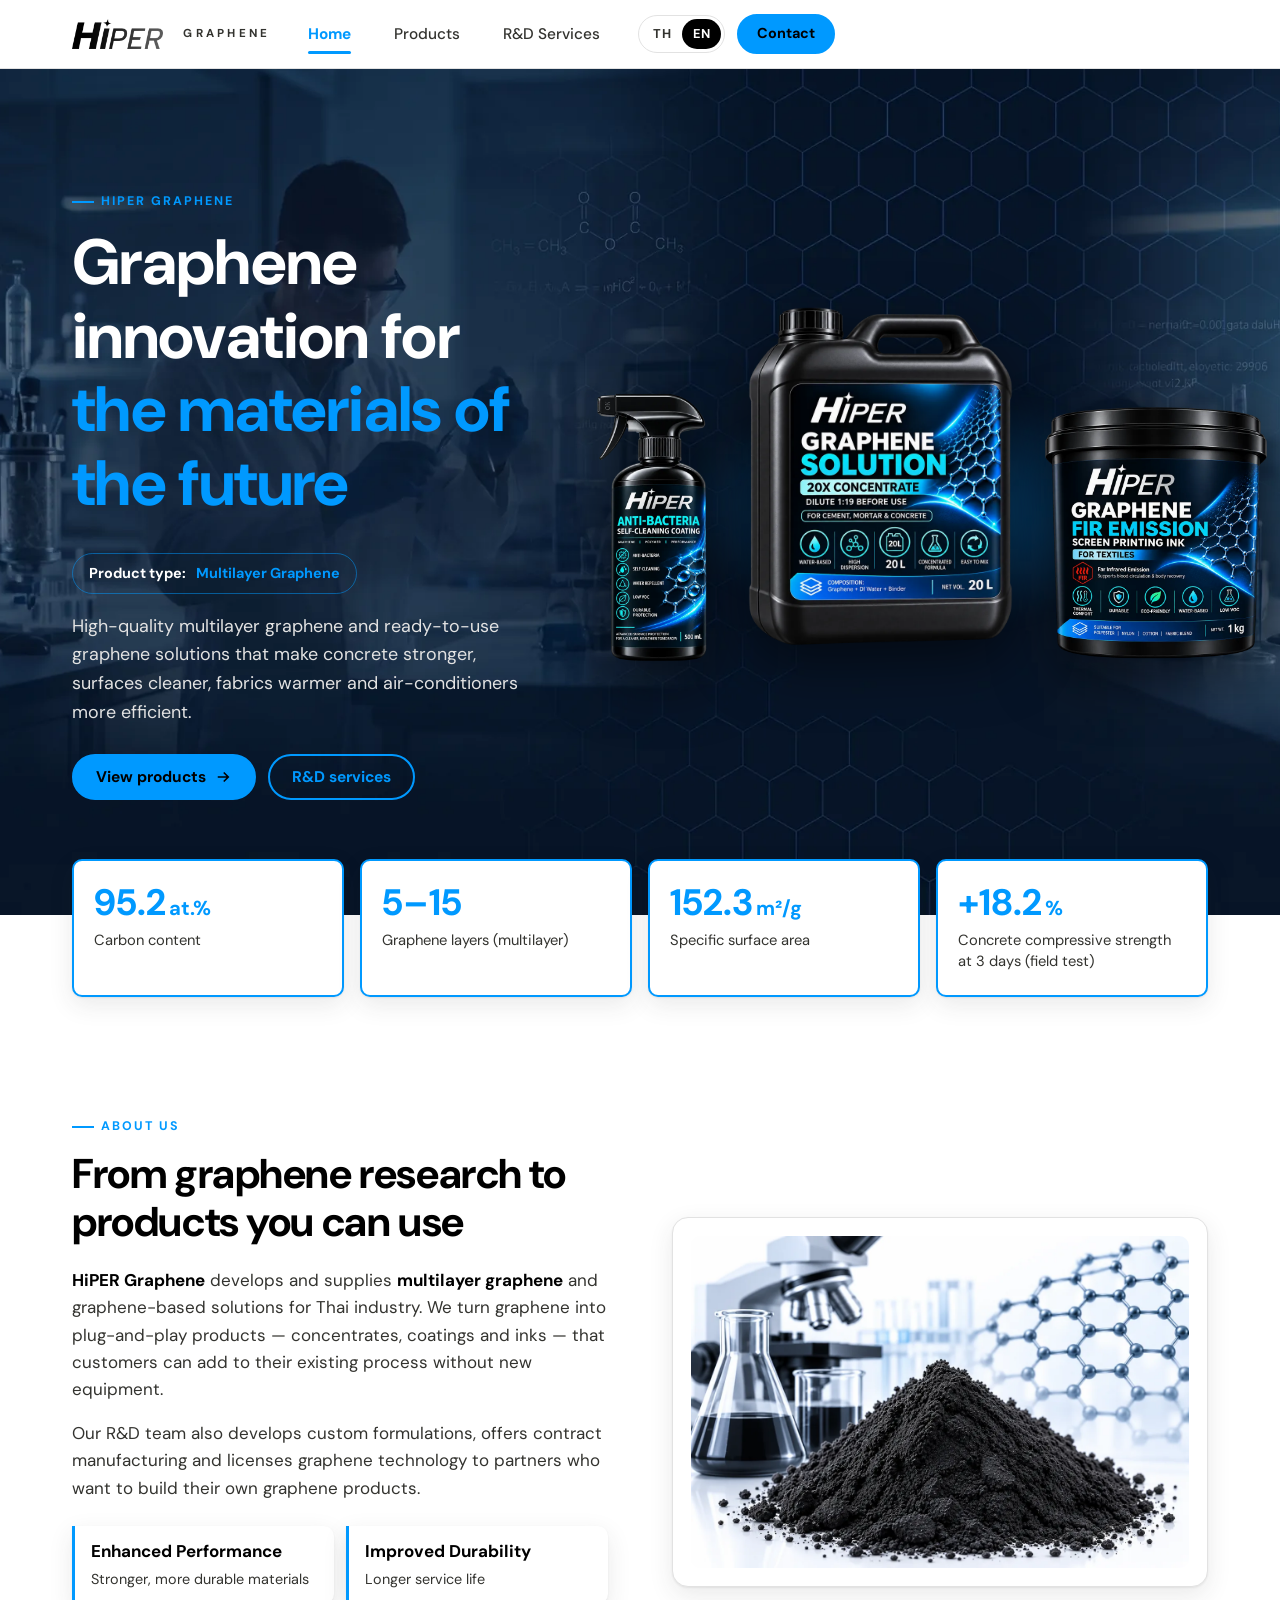
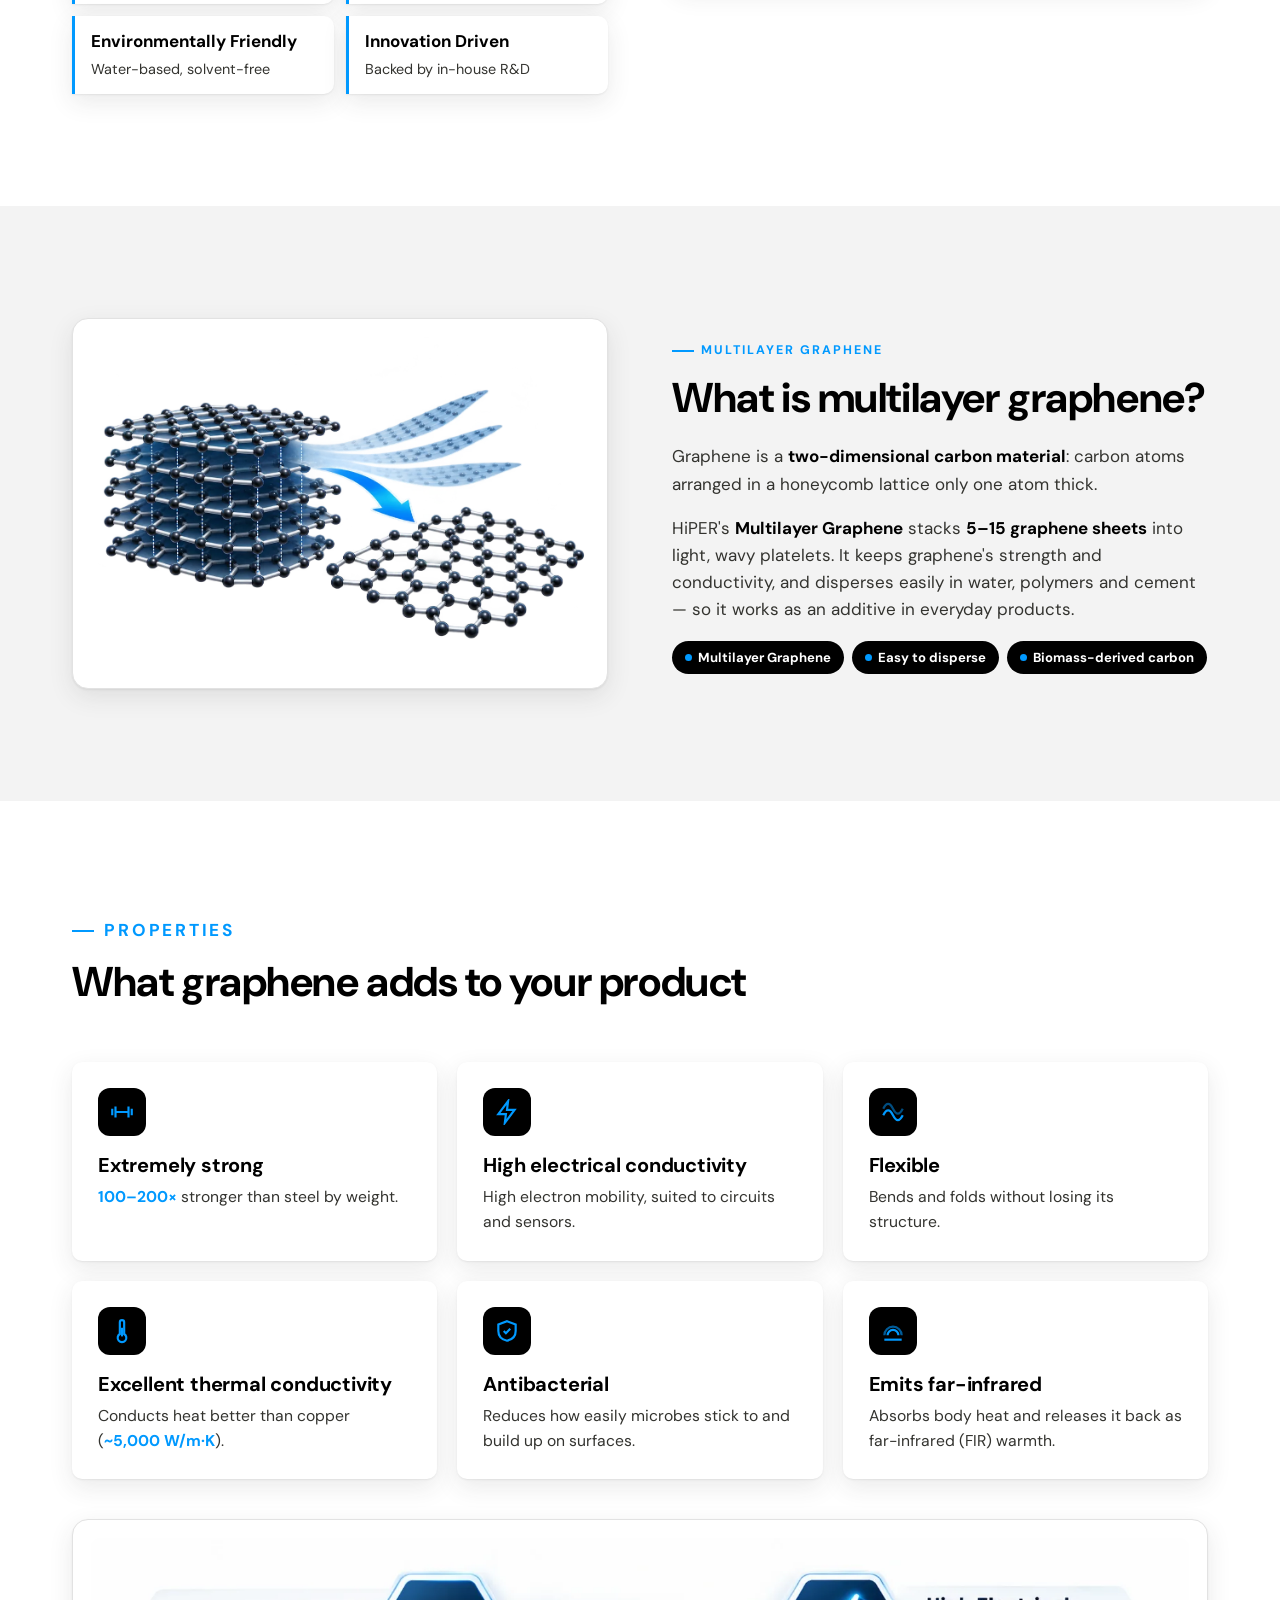
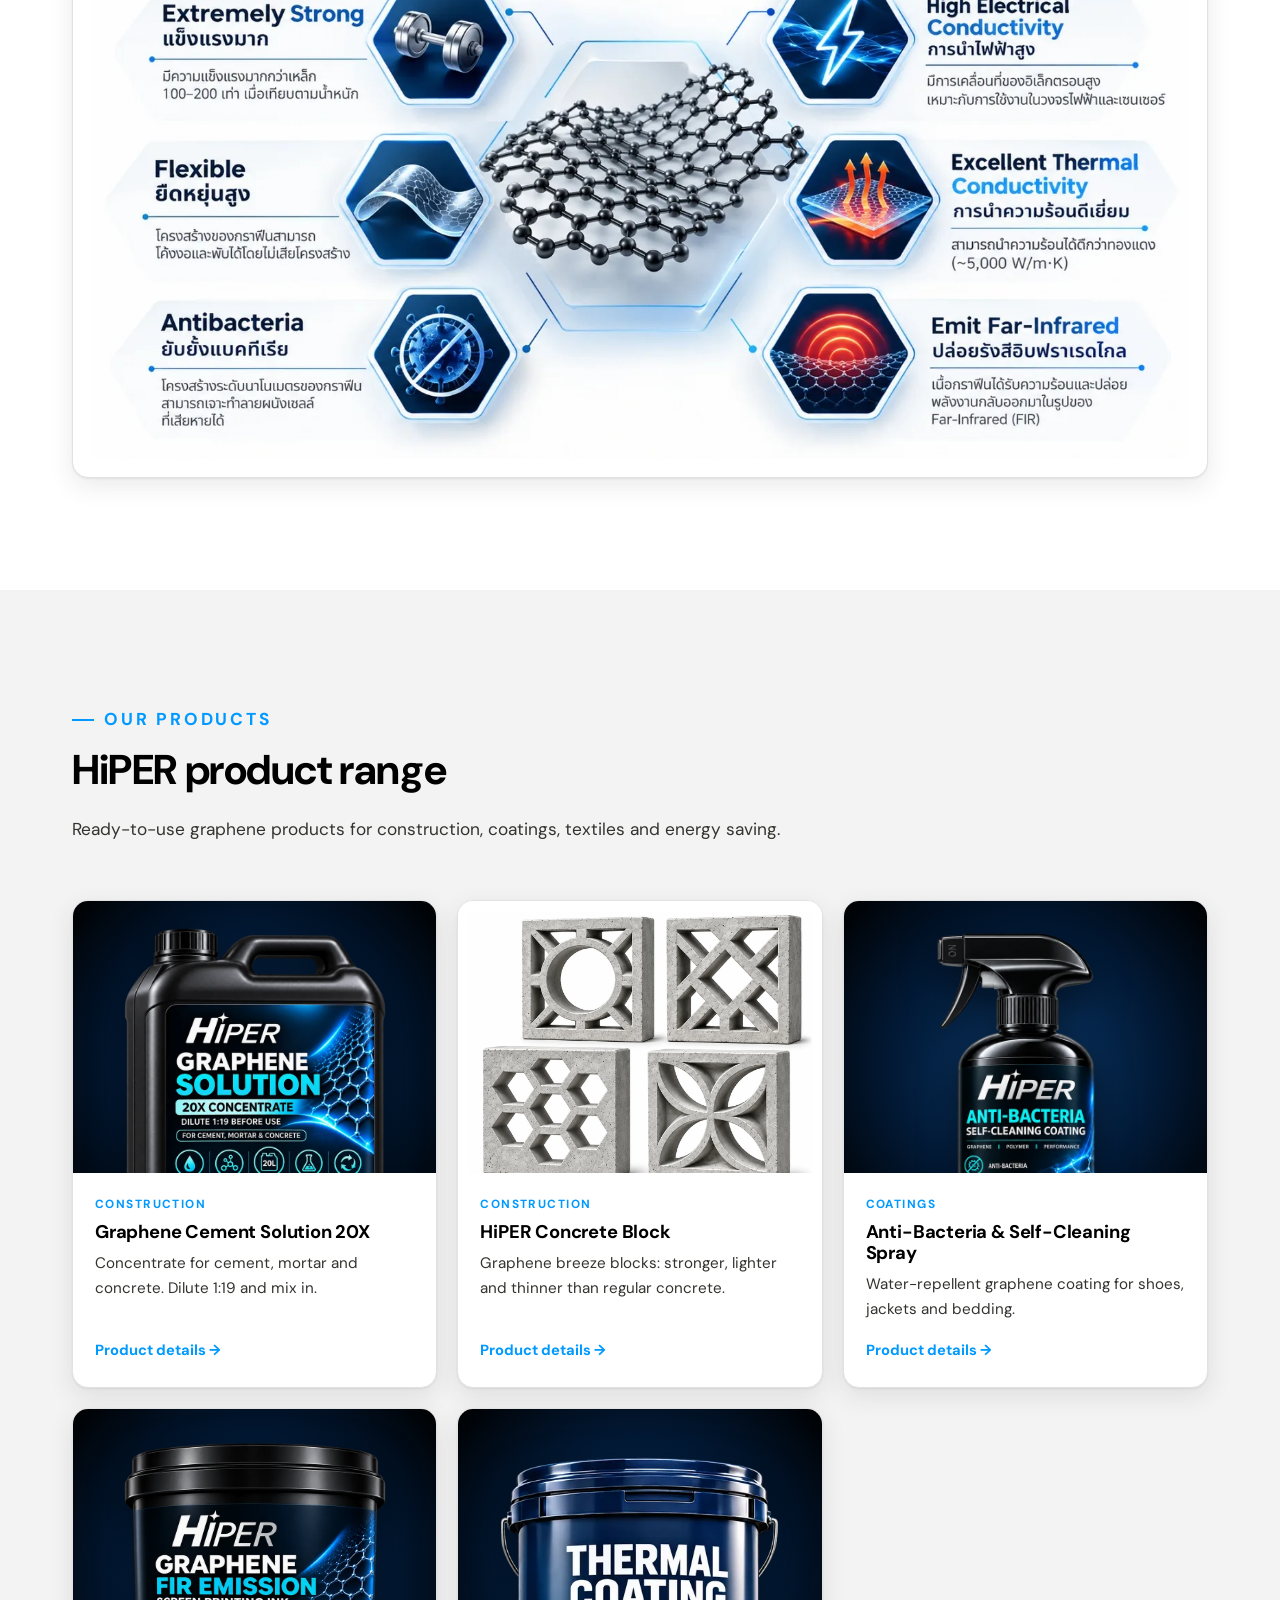
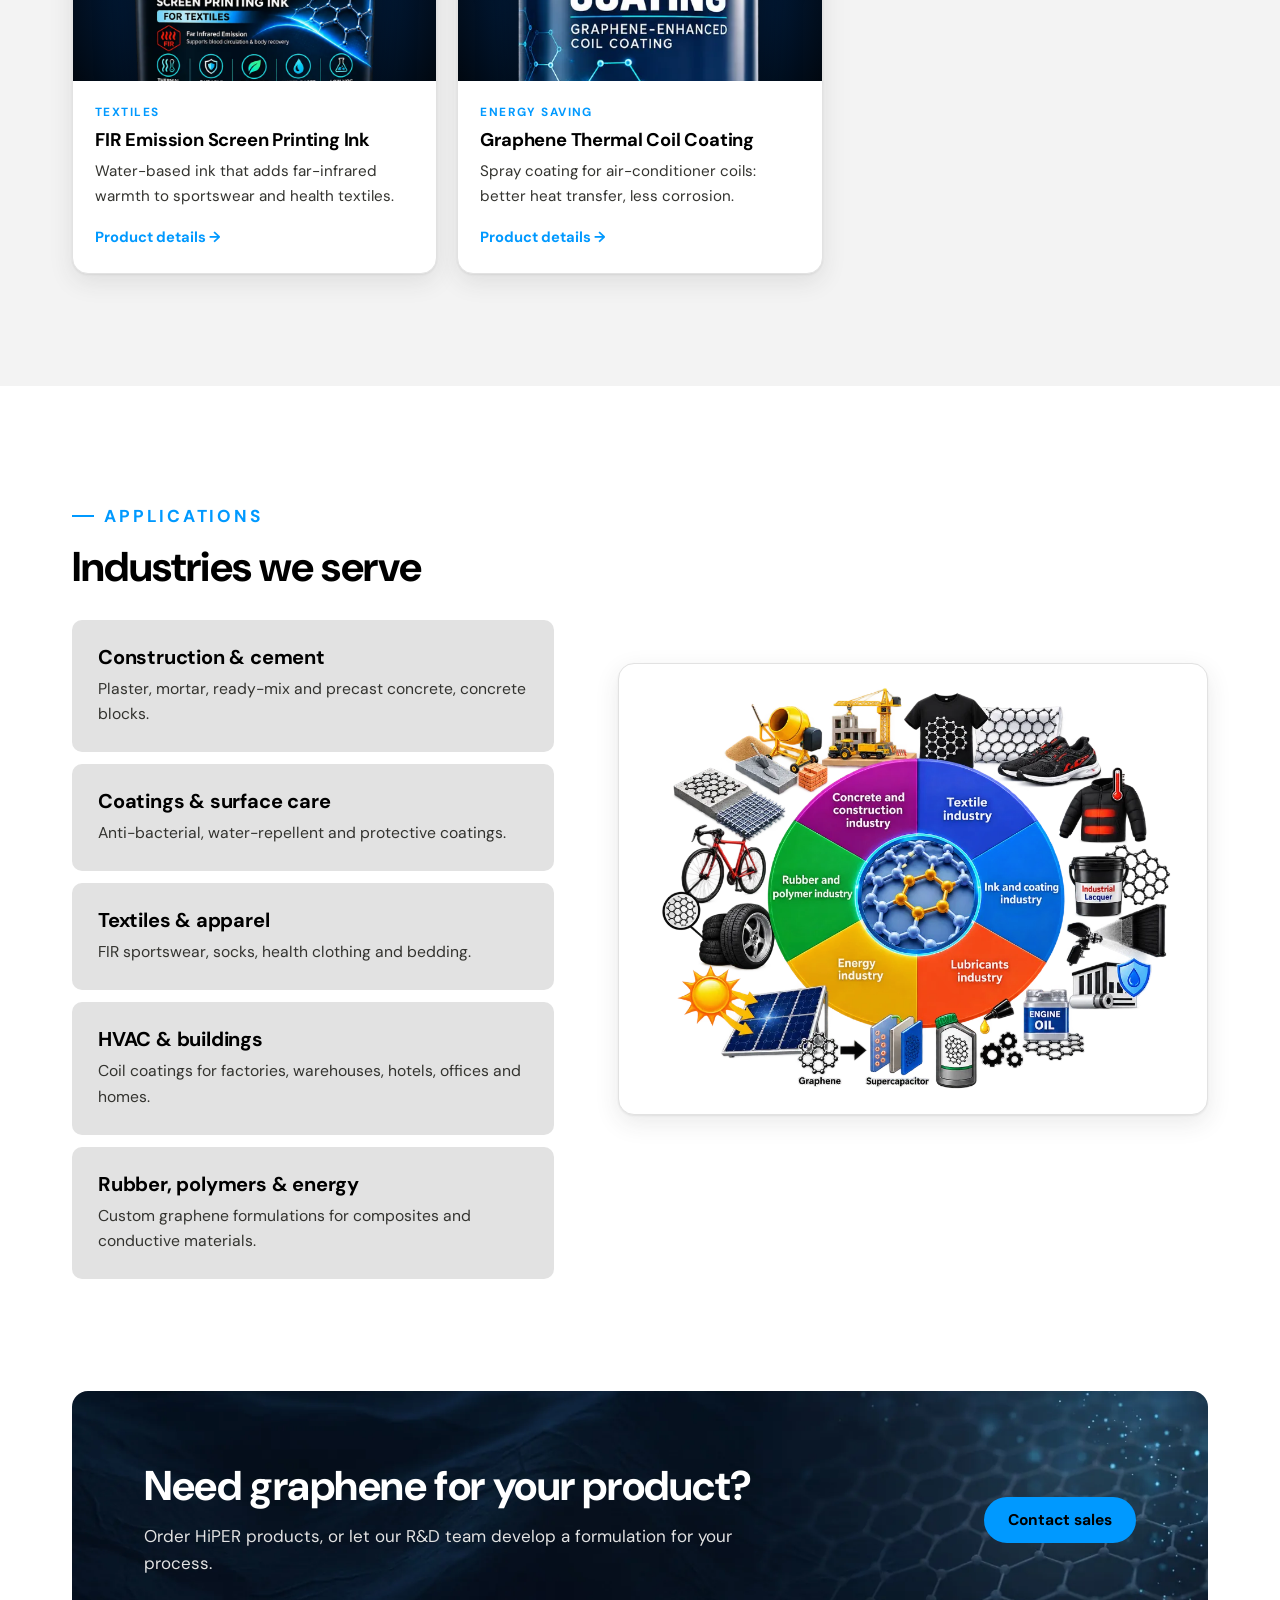
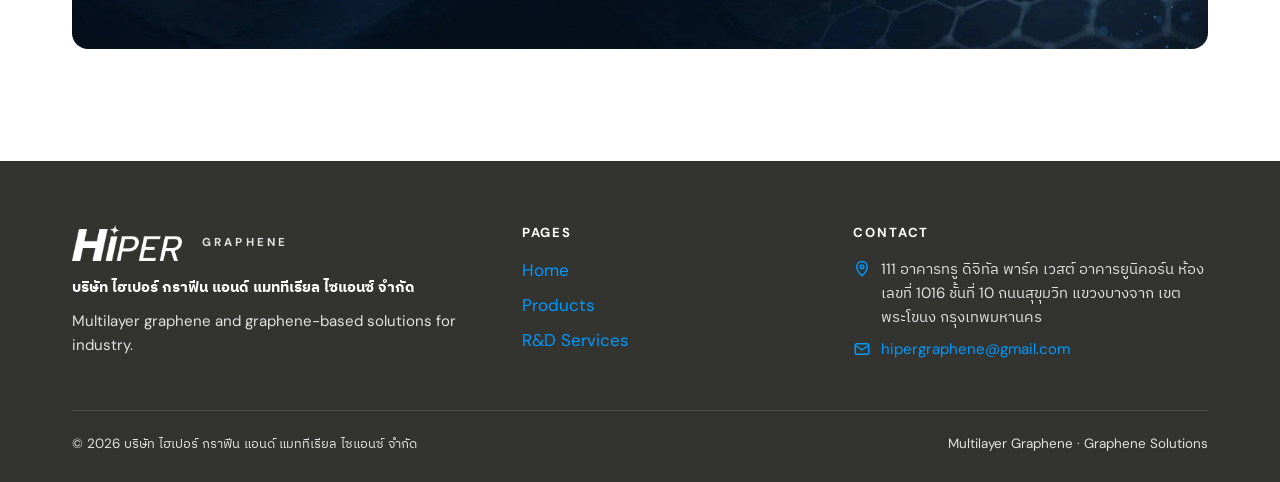
<file: index.html>
<!doctype html>
<html lang="en" class="no-js">
<head>
  <meta charset="utf-8">
  <meta name="viewport" content="width=device-width, initial-scale=1">
  <title>HiPER Graphene — Multilayer Graphene &amp; Graphene Solutions</title>
  <meta name="description" content="HiPER Graphene supplies high-quality multilayer graphene and ready-to-use graphene solutions for construction, coatings, textiles and energy saving, plus custom R&amp;D formulation services.">
  <script>try{var l=localStorage.getItem("hiper-graphene-lang");if(l==="th"||l==="en")document.documentElement.lang=l;}catch(e){}</script>
  <link rel="icon" type="image/png" href="assets/images/hiper/logo-black.png">
  <link rel="preconnect" href="https://fonts.googleapis.com">
  <link rel="preconnect" href="https://fonts.gstatic.com" crossorigin>
  <link href="https://fonts.googleapis.com/css2?family=DM+Sans:opsz,wght@9..40,400;9..40,500;9..40,700&family=IBM+Plex+Sans+Thai:wght@300;400;500;600;700&display=swap" rel="stylesheet">
  <link rel="stylesheet" href="styles.css">
</head>
<body data-title-en="HiPER Graphene — Multilayer Graphene &amp; Graphene Solutions" data-title-th="HiPER Graphene | กราฟีนหลายชั้นและผลิตภัณฑ์กราฟีน">
<a class="skip-link" href="#main"><span lang="en">Skip to content</span><span lang="th">ข้ามไปยังเนื้อหา</span></a>

<!-- ============ NAV ============ -->
<header class="nav">
  <div class="container nav__inner">
    <a class="logo" href="index.html" aria-label="HiPER Graphene home">
      <img src="assets/images/hiper/logo-black.png" width="640" height="210" alt="HiPER">
      <span class="logo__sub">Graphene</span>
    </a>
    <nav aria-label="Main">
      <ul class="nav__links" id="nav-links">
        <li><a href="index.html" aria-current="page"><span lang="en">Home</span><span lang="th">หน้าหลัก</span></a></li>
        <li><a href="products.html"><span lang="en">Products</span><span lang="th">ผลิตภัณฑ์</span></a></li>
        <li><a href="services.html"><span lang="en">R&amp;D Services</span><span lang="th">บริการวิจัยและพัฒนา</span></a></li>
      </ul>
    </nav>
    <div class="nav__actions">
      <div class="lang-switch" role="group" aria-label="Language">
        <button type="button" data-lang="th" aria-pressed="false">TH</button>
        <button type="button" data-lang="en" aria-pressed="true">EN</button>
      </div>
      <a class="btn btn--primary" href="#contact"><span lang="en">Contact</span><span lang="th">ติดต่อเรา</span></a>
      <button class="nav__toggle" type="button" aria-expanded="false" aria-controls="nav-links" aria-label="Menu"><span></span></button>
    </div>
  </div>
</header>

<main id="main">

<!-- ============ HERO ============ -->
<section class="hero">
  <div class="container hero__grid">
    <div>
      <p class="eyebrow">HiPER Graphene</p>
      <h1>
        <span lang="en">Graphene innovation for <em>the materials of the future</em></span>
        <span lang="th">นวัตกรรมกราฟีน<em>เพื่อวัสดุแห่งอนาคต</em></span>
      </h1>
      <p class="hero__type"><span lang="en">Product type:</span><span lang="th">ประเภทผลิตภัณฑ์:</span> <b>Multilayer Graphene</b></p>
      <p class="hero__sub">
        <span lang="en">High-quality multilayer graphene and ready-to-use graphene solutions that make concrete stronger, surfaces cleaner, fabrics warmer and air-conditioners more efficient.</span>
        <span lang="th">กราฟีนหลายชั้นคุณภาพสูง และผลิตภัณฑ์กราฟีนพร้อมใช้งาน ที่ช่วยให้คอนกรีตแข็งแรงขึ้น พื้นผิวสะอาดขึ้น ผ้าอบอุ่นขึ้น และระบบแอร์ทำงานได้มีประสิทธิภาพมากขึ้น</span>
      </p>
      <div class="hero__ctas">
        <a class="btn btn--primary" href="products.html"><span lang="en">View products</span><span lang="th">ดูผลิตภัณฑ์</span>
          <svg viewBox="0 0 24 24" fill="none" stroke="currentColor" stroke-width="2.2" aria-hidden="true"><path d="M5 12h14M13 6l6 6-6 6"/></svg></a>
        <a class="btn btn--outline" href="services.html"><span lang="en">R&amp;D services</span><span lang="th">บริการวิจัยและพัฒนา</span></a>
      </div>
    </div>
    <div class="hero__products reveal">
      <img src="assets/images/hiper/product-spray.webp" width="720" height="900" alt="HiPER Anti-Bacteria Self-Cleaning Coating spray bottle">
      <img src="assets/images/hiper/product-solution.webp" width="826" height="900" alt="HiPER Graphene Solution 20X Concentrate, 20 litre jerrycan">
      <img src="assets/images/hiper/product-ink.webp" width="900" height="900" alt="HiPER Graphene FIR Emission Screen Printing Ink, 1 kg bucket">
    </div>
  </div>
</section>

<!-- ============ KEY NUMBERS ============ -->
<section aria-label="Key numbers">
  <div class="container">
    <div class="stats stats--overlap">
      <div class="stat reveal">
        <span class="stat__num"><span data-count="95.3" data-decimals="1">95.3</span><span class="stat__unit">at.%</span></span>
        <span class="stat__label" lang="en">Carbon content</span>
        <span class="stat__label" lang="th">ปริมาณคาร์บอน</span>
      </div>
      <div class="stat reveal">
        <span class="stat__num">5–<span data-count="15">15</span></span>
        <span class="stat__label" lang="en">Graphene layers (multilayer)</span>
        <span class="stat__label" lang="th">จำนวนชั้นกราฟีน (Multilayer)</span>
      </div>
      <div class="stat reveal">
        <span class="stat__num"><span data-count="152.4" data-decimals="1">152.4</span><span class="stat__unit">m²/g</span></span>
        <span class="stat__label" lang="en">Specific surface area</span>
        <span class="stat__label" lang="th">พื้นที่ผิวจำเพาะ</span>
      </div>
      <div class="stat reveal">
        <span class="stat__num">+<span data-count="18.2" data-decimals="1">18.2</span><span class="stat__unit">%</span></span>
        <span class="stat__label" lang="en">Concrete compressive strength at 3 days (field test)</span>
        <span class="stat__label" lang="th">กำลังอัดคอนกรีตที่ 3 วัน (ผลทดสอบภาคสนาม)</span>
      </div>
    </div>
  </div>
</section>

<!-- ============ ABOUT ============ -->
<section class="section" id="about">
  <div class="container split">
    <div class="reveal">
      <p class="eyebrow"><span lang="en">About us</span><span lang="th">เกี่ยวกับเรา</span></p>
      <h2><span lang="en">From graphene research to products you can use</span><span lang="th">จากงานวิจัยกราฟีน สู่ผลิตภัณฑ์ที่ใช้งานได้จริง</span></h2>
      <div class="prose">
        <p lang="en"><strong>HiPER Graphene</strong> develops and supplies <strong class="accent">multilayer graphene</strong> and graphene-based solutions for Thai industry. We turn graphene into plug-and-play products — concentrates, coatings and inks — that customers can add to their existing process without new equipment.</p>
        <p lang="th"><strong>HiPER Graphene</strong> พัฒนาและจำหน่าย<strong class="accent">กราฟีนหลายชั้น (Multilayer Graphene)</strong> และผลิตภัณฑ์ที่มีกราฟีนเป็นส่วนประกอบสำหรับภาคอุตสาหกรรม เราเปลี่ยนกราฟีนให้เป็นผลิตภัณฑ์พร้อมใช้ (Plug-and-Play) ทั้งสารละลายเข้มข้น สารเคลือบ และหมึกพิมพ์ ที่ลูกค้านำไปผสมในกระบวนการเดิมได้ทันทีโดยไม่ต้องลงทุนเครื่องจักรใหม่</p>
        <p lang="en">Our R&amp;D team also develops custom formulations, offers contract manufacturing and licenses graphene technology to partners who want to build their own graphene products.</p>
        <p lang="th">ทีมวิจัยและพัฒนาของเรายังรับพัฒนาสูตรเฉพาะสำหรับลูกค้า รับจ้างผลิต และให้สิทธิ์ใช้เทคโนโลยีกราฟีนแก่พาร์ทเนอร์ที่ต้องการสร้างผลิตภัณฑ์กราฟีนของตนเอง</p>
      </div>
      <div class="about__pillars">
        <div><strong>Enhanced Performance</strong><span lang="en">Stronger, more durable materials</span><span lang="th">วัสดุแข็งแรงและทนทานขึ้น</span></div>
        <div><strong>Improved Durability</strong><span lang="en">Longer service life</span><span lang="th">ยืดอายุการใช้งาน</span></div>
        <div><strong>Environmentally Friendly</strong><span lang="en">Water-based, solvent-free</span><span lang="th">สูตรน้ำ ปราศจากตัวทำละลาย</span></div>
        <div><strong>Innovation Driven</strong><span lang="en">Backed by in-house R&amp;D</span><span lang="th">ขับเคลื่อนด้วยงานวิจัย</span></div>
      </div>
    </div>
    <figure class="figure reveal">
      <div class="figure__frame figure__frame--white">
        <img src="assets/images/hiper/about-lab-powder.webp" width="1200" height="800" loading="lazy"
             alt="Pile of black graphene powder in a lab, with beakers, a microscope and a graphene molecule model">
      </div>
    </figure>
  </div>
</section>

<!-- ============ WHAT IS MULTILAYER GRAPHENE ============ -->
<section class="section section--alt" id="what">
  <div class="container split">
    <figure class="figure reveal">
      <div class="figure__frame figure__frame--white">
        <img src="assets/images/graphene-structure.webp" width="1169" height="780" loading="lazy"
             alt="Illustration of stacked graphene layers separating into a single graphene sheet with a honeycomb lattice">
      </div>
    </figure>
    <div class="reveal">
      <p class="eyebrow">Multilayer Graphene</p>
      <h2><span lang="en">What is multilayer graphene?</span><span lang="th">กราฟีนหลายชั้นคืออะไร?</span></h2>
      <div class="prose">
        <p lang="en">Graphene is a <strong>two-dimensional carbon material</strong>: carbon atoms arranged in a honeycomb lattice only one atom thick.</p>
        <p lang="th">กราฟีน (Graphene) เป็น<strong>วัสดุคาร์บอนสองมิติ</strong> ที่อะตอมคาร์บอนเรียงตัวเป็นโครงสร้างตาข่ายหกเหลี่ยมคล้ายรังผึ้ง หนาเพียงหนึ่งชั้นอะตอม</p>
        <p lang="en">HiPER's <strong class="accent">Multilayer Graphene</strong> stacks <strong>5–15 graphene sheets</strong> into light, wavy platelets. It keeps graphene's strength and conductivity, and disperses easily in water, polymers and cement — so it works as an additive in everyday products.</p>
        <p lang="th"><strong class="accent">Multilayer Graphene</strong> ของ HiPER เป็นแผ่นกราฟีนซ้อนกัน <strong>5–15 ชั้น</strong> ในรูปแผ่นเกล็ดบางลักษณะเป็นคลื่น ยังคงความแข็งแรงและการนำไฟฟ้าของกราฟีนไว้ และกระจายตัวได้ดีในน้ำ พอลิเมอร์ และปูนซีเมนต์ จึงใช้เป็นสารเติมแต่งในผลิตภัณฑ์ได้หลากหลาย</p>
      </div>
      <div class="badges"><span class="badge">Multilayer Graphene</span><span class="badge"><span lang="en">Easy to disperse</span><span lang="th">กระจายตัวง่าย</span></span><span class="badge"><span lang="en">Biomass-derived carbon</span><span lang="th">ผลิตจากคาร์บอนชีวมวล</span></span></div>
    </div>
  </div>
</section>

<!-- ============ PROPERTIES ============ -->
<section class="section" id="properties">
  <div class="container">
    <div class="section-head reveal">
      <p class="eyebrow">Properties</p>
      <h2><span lang="en">What graphene adds to your product</span><span lang="th">คุณสมบัติที่กราฟีนเพิ่มให้ผลิตภัณฑ์ของคุณ</span></h2>
    </div>
    <div class="grid-3">
      <article class="card card--white reveal">
        <div class="card__icon"><svg viewBox="0 0 24 24" fill="none" stroke="currentColor" stroke-width="2" aria-hidden="true"><path d="M6 7v10M3 9v6M18 7v10M21 9v6M6 12h12"/></svg></div>
        <h3><span lang="en">Extremely strong</span><span lang="th">แข็งแรงมาก</span></h3>
        <p lang="en"><strong class="accent">100–200×</strong> stronger than steel by weight.</p>
        <p lang="th">แข็งแรงกว่าเหล็ก <strong class="accent">100–200 เท่า</strong> เมื่อเทียบตามน้ำหนัก</p>
      </article>
      <article class="card card--white reveal">
        <div class="card__icon"><svg viewBox="0 0 24 24" fill="none" stroke="currentColor" stroke-width="2" aria-hidden="true"><path d="M13 2L4 14h7l-1 8 9-12h-7z"/></svg></div>
        <h3><span lang="en">High electrical conductivity</span><span lang="th">การนำไฟฟ้าสูง</span></h3>
        <p lang="en">High electron mobility, suited to circuits and sensors.</p>
        <p lang="th">อิเล็กตรอนเคลื่อนที่ได้สูง เหมาะกับวงจรไฟฟ้าและเซนเซอร์</p>
      </article>
      <article class="card card--white reveal">
        <div class="card__icon"><svg viewBox="0 0 24 24" fill="none" stroke="currentColor" stroke-width="2" aria-hidden="true"><path d="M3 15c3-6 6-6 9 0s6 6 9 0"/><path d="M3 9c3-6 6-6 9 0s6 6 9 0" opacity=".5"/></svg></div>
        <h3><span lang="en">Flexible</span><span lang="th">ยืดหยุ่นสูง</span></h3>
        <p lang="en">Bends and folds without losing its structure.</p>
        <p lang="th">โค้งงอและพับได้โดยไม่เสียโครงสร้าง</p>
      </article>
      <article class="card card--white reveal">
        <div class="card__icon"><svg viewBox="0 0 24 24" fill="none" stroke="currentColor" stroke-width="2" aria-hidden="true"><path d="M14 14.8V4a2 2 0 10-4 0v10.8a4 4 0 104 0z"/><path d="M12 9v8"/></svg></div>
        <h3><span lang="en">Excellent thermal conductivity</span><span lang="th">การนำความร้อนดีเยี่ยม</span></h3>
        <p lang="en">Conducts heat better than copper (<strong class="accent">~5,000 W/m·K</strong>).</p>
        <p lang="th">นำความร้อนได้ดีกว่าทองแดง (<strong class="accent">~5,000 W/m·K</strong>)</p>
      </article>
      <article class="card card--white reveal">
        <div class="card__icon"><svg viewBox="0 0 24 24" fill="none" stroke="currentColor" stroke-width="2" aria-hidden="true"><path d="M12 3l8 3v6c0 5-3.5 8-8 9-4.5-1-8-4-8-9V6z"/><path d="M9 12l2 2 4-4"/></svg></div>
        <h3><span lang="en">Antibacterial</span><span lang="th">ยับยั้งแบคทีเรีย</span></h3>
        <p lang="en">Reduces how easily microbes stick to and build up on surfaces.</p>
        <p lang="th">ลดการยึดเกาะและการสะสมของจุลินทรีย์บนพื้นผิว</p>
      </article>
      <article class="card card--white reveal">
        <div class="card__icon"><svg viewBox="0 0 24 24" fill="none" stroke="currentColor" stroke-width="2" aria-hidden="true"><path d="M4 20h16"/><path d="M7 16a5 5 0 0110 0"/><path d="M4 16a8 8 0 0116 0" opacity=".6"/></svg></div>
        <h3><span lang="en">Emits far-infrared</span><span lang="th">ปล่อยรังสีอินฟราเรดไกล</span></h3>
        <p lang="en">Absorbs body heat and releases it back as far-infrared (FIR) warmth.</p>
        <p lang="th">ดูดซับความร้อนจากร่างกายแล้วปล่อยกลับเป็นรังสี Far-Infrared (FIR) ให้ความอบอุ่น</p>
      </article>
    </div>
    <figure class="figure mt-4 reveal">
      <div class="figure__frame figure__frame--white">
        <button class="zoomable" type="button" data-lightbox="assets/images/graphene-properties.webp" data-caption-en="Properties of graphene" data-caption-th="คุณสมบัติของกราฟีน">
          <img src="assets/images/graphene-properties.webp" width="1600" height="759" loading="lazy"
               alt="Infographic of graphene properties: extremely strong, high electrical conductivity, flexible, excellent thermal conductivity, antibacterial, emits far-infrared">
        </button>
      </div>
    </figure>
  </div>
</section>

<!-- ============ PRODUCTS ============ -->
<section class="section section--alt" id="products">
  <div class="container">
    <div class="section-head reveal">
      <p class="eyebrow">Our Products</p>
      <h2><span lang="en">HiPER product range</span><span lang="th">ผลิตภัณฑ์ของ HiPER</span></h2>
      <p lang="en">Ready-to-use graphene products for construction, coatings, textiles and energy saving.</p>
      <p lang="th">ผลิตภัณฑ์กราฟีนพร้อมใช้ สำหรับงานก่อสร้าง งานเคลือบผิว สิ่งทอ และการประหยัดพลังงาน</p>
    </div>
    <div class="products-grid">
      <a class="product-card reveal" href="products.html#cement">
        <div class="product-card__media"><img src="assets/images/hiper/product-solution.webp" width="826" height="900" loading="lazy" alt="HiPER Graphene Solution 20X Concentrate jerrycan"></div>
        <div class="product-card__body">
          <span class="product-card__tag"><span lang="en">Construction</span><span lang="th">งานก่อสร้าง</span></span>
          <h3>Graphene Cement Solution 20X</h3>
          <p lang="en">Concentrate for cement, mortar and concrete. Dilute 1:19 and mix in.</p>
          <p lang="th">สารละลายกราฟีนเข้มข้นสำหรับปูน มอร์ต้า และคอนกรีต เจือจาง 1:19 แล้วผสมได้ทันที</p>
          <span class="product-card__more"><span lang="en">Product details</span><span lang="th">ดูรายละเอียด</span> →</span>
        </div>
      </a>
      <a class="product-card reveal" href="products.html#concrete">
        <div class="product-card__media product-card__media--white"><img src="assets/images/hiper/concrete-blocks-white.webp" width="1200" height="1012" loading="lazy" alt="Four HiPER graphene concrete breeze blocks: circle, cross, hexagon and petal patterns"></div>
        <div class="product-card__body">
          <span class="product-card__tag"><span lang="en">Construction</span><span lang="th">งานก่อสร้าง</span></span>
          <h3>HiPER Concrete Block</h3>
          <p lang="en">Graphene breeze blocks: stronger, lighter and thinner than regular concrete.</p>
          <p lang="th">บล็อกช่องลมผสมกราฟีน แข็งแรงกว่า เบากว่า และบางกว่าคอนกรีตทั่วไป</p>
          <span class="product-card__more"><span lang="en">Product details</span><span lang="th">ดูรายละเอียด</span> →</span>
        </div>
      </a>
      <a class="product-card reveal" href="products.html#coating">
        <div class="product-card__media"><img src="assets/images/hiper/product-spray.webp" width="720" height="900" loading="lazy" alt="HiPER Anti-Bacteria Self-Cleaning Coating spray"></div>
        <div class="product-card__body">
          <span class="product-card__tag"><span lang="en">Coatings</span><span lang="th">สารเคลือบ</span></span>
          <h3>Anti-Bacteria &amp; Self-Cleaning Spray</h3>
          <p lang="en">Water-repellent graphene coating for shoes, jackets and bedding.</p>
          <p lang="th">สเปรย์เคลือบกราฟีน กันน้ำ ทำความสะอาดง่าย สำหรับรองเท้า เสื้อแจ็คเก็ต และเครื่องนอน</p>
          <span class="product-card__more"><span lang="en">Product details</span><span lang="th">ดูรายละเอียด</span> →</span>
        </div>
      </a>
      <a class="product-card reveal" href="products.html#ink">
        <div class="product-card__media"><img src="assets/images/hiper/product-ink.webp" width="900" height="900" loading="lazy" alt="HiPER Graphene FIR Emission Screen Printing Ink bucket"></div>
        <div class="product-card__body">
          <span class="product-card__tag"><span lang="en">Textiles</span><span lang="th">สิ่งทอ</span></span>
          <h3>FIR Emission Screen Printing Ink</h3>
          <p lang="en">Water-based ink that adds far-infrared warmth to sportswear and health textiles.</p>
          <p lang="th">หมึกสกรีนสูตรน้ำ เพิ่มการปล่อยรังสี FIR ให้ชุดกีฬาและสิ่งทอเพื่อสุขภาพ</p>
          <span class="product-card__more"><span lang="en">Product details</span><span lang="th">ดูรายละเอียด</span> →</span>
        </div>
      </a>
      <a class="product-card reveal" href="products.html#thermal">
        <div class="product-card__media"><img src="assets/images/hiper/product-thermal.webp" width="460" height="548" loading="lazy" alt="HiPER Graphene-enhanced Thermal Coating bucket for AC coils"></div>
        <div class="product-card__body">
          <span class="product-card__tag"><span lang="en">Energy saving</span><span lang="th">ประหยัดพลังงาน</span></span>
          <h3>Graphene Thermal Coil Coating</h3>
          <p lang="en">Spray coating for air-conditioner coils: better heat transfer, less corrosion.</p>
          <p lang="th">สารเคลือบคอยล์แอร์ ระบายความร้อนดีขึ้น ลดการกัดกร่อน ช่วยลดค่าไฟ</p>
          <span class="product-card__more"><span lang="en">Product details</span><span lang="th">ดูรายละเอียด</span> →</span>
        </div>
      </a>
    </div>
  </div>
</section>

<!-- ============ APPLICATIONS ============ -->
<section class="section" id="applications">
  <div class="container split split--wide-media">
    <div>
      <div class="section-head reveal" style="margin-bottom:28px">
        <p class="eyebrow">Applications</p>
        <h2><span lang="en">Industries we serve</span><span lang="th">อุตสาหกรรมที่เราให้บริการ</span></h2>
      </div>
      <div style="display:grid;gap:12px">
        <div class="card reveal"><h3><span lang="en">Construction &amp; cement</span><span lang="th">ก่อสร้างและวัสดุซีเมนต์</span></h3>
          <p lang="en">Plaster, mortar, ready-mix and precast concrete, concrete blocks.</p>
          <p lang="th">ปูนฉาบ มอร์ต้า คอนกรีตผสมเสร็จ คอนกรีตสำเร็จรูป และบล็อกคอนกรีต</p></div>
        <div class="card reveal"><h3><span lang="en">Coatings &amp; surface care</span><span lang="th">สีและสารเคลือบผิว</span></h3>
          <p lang="en">Anti-bacterial, water-repellent and protective coatings.</p>
          <p lang="th">สารเคลือบยับยั้งแบคทีเรีย กันน้ำ และปกป้องพื้นผิว</p></div>
        <div class="card reveal"><h3><span lang="en">Textiles &amp; apparel</span><span lang="th">สิ่งทอและเครื่องนุ่งห่ม</span></h3>
          <p lang="en">FIR sportswear, socks, health clothing and bedding.</p>
          <p lang="th">ชุดกีฬา ถุงเท้า เสื้อผ้าเพื่อสุขภาพ และเครื่องนอนที่ปล่อยรังสี FIR</p></div>
        <div class="card reveal"><h3><span lang="en">HVAC &amp; buildings</span><span lang="th">ระบบปรับอากาศและอาคาร</span></h3>
          <p lang="en">Coil coatings for factories, warehouses, hotels, offices and homes.</p>
          <p lang="th">สารเคลือบคอยล์แอร์สำหรับโรงงาน โกดัง โรงแรม อาคารพาณิชย์ และบ้านพัก</p></div>
        <div class="card reveal"><h3><span lang="en">Rubber, polymers &amp; energy</span><span lang="th">ยาง พอลิเมอร์ และพลังงาน</span></h3>
          <p lang="en">Custom graphene formulations for composites and conductive materials.</p>
          <p lang="th">สูตรกราฟีนเฉพาะสำหรับวัสดุคอมโพสิตและวัสดุนำไฟฟ้า</p></div>
      </div>
    </div>
    <figure class="figure reveal">
      <div class="figure__frame figure__frame--white">
        <button class="zoomable" type="button" data-lightbox="assets/images/applications.webp" data-caption-en="Graphene applications by industry" data-caption-th="การประยุกต์ใช้กราฟีนในอุตสาหกรรม">
          <img src="assets/images/applications.webp" width="974" height="731" loading="lazy"
               alt="Wheel of graphene applications: concrete and construction, textiles, ink and coatings, lubricants, energy, rubber and polymers">
        </button>
      </div>
    </figure>
  </div>
</section>

<!-- ============ CTA ============ -->
<section class="section" style="padding-top:0">
  <div class="container">
    <div class="cta reveal">
      <div>
        <h2><span lang="en">Need graphene for your product?</span><span lang="th">ต้องการกราฟีนสำหรับผลิตภัณฑ์ของคุณ?</span></h2>
        <p lang="en">Order HiPER products, or let our R&amp;D team develop a formulation for your process.</p>
        <p lang="th">สั่งซื้อผลิตภัณฑ์ HiPER หรือให้ทีมวิจัยและพัฒนาของเราออกแบบสูตรที่เหมาะกับกระบวนการผลิตของคุณ</p>
      </div>
      <a class="btn btn--primary" href="#contact"><span lang="en">Contact sales</span><span lang="th">ติดต่อฝ่ายขาย</span></a>
    </div>
  </div>
</section>

</main>

<!-- ============ FOOTER ============ -->
<footer class="footer" id="contact">
  <div class="container">
    <div class="footer__grid">
      <div>
        <a class="logo" href="index.html" aria-label="HiPER Graphene home"><img src="assets/images/hiper/logo-white.png" width="640" height="210" alt="HiPER"><span class="logo__sub">Graphene</span></a>
        <p class="footer__company">บริษัท ไฮเปอร์ กราฟีน แอนด์ แมททีเรียล ไซแอนซ์ จำกัด</p>
        <p lang="en">Multilayer graphene and graphene-based solutions for industry.</p>
        <p lang="th">กราฟีนหลายชั้นและผลิตภัณฑ์กราฟีนสำหรับภาคอุตสาหกรรม</p>
      </div>
      <div>
        <h4><span lang="en">Pages</span><span lang="th">หน้าเว็บ</span></h4>
        <ul>
          <li><a href="index.html"><span lang="en">Home</span><span lang="th">หน้าหลัก</span></a></li>
          <li><a href="products.html"><span lang="en">Products</span><span lang="th">ผลิตภัณฑ์</span></a></li>
          <li><a href="services.html"><span lang="en">R&amp;D Services</span><span lang="th">บริการวิจัยและพัฒนา</span></a></li>
        </ul>
      </div>
      <div>
        <h4><span lang="en">Contact</span><span lang="th">ติดต่อ</span></h4>
        <ul class="contact-list">
          <li><svg viewBox="0 0 24 24" fill="none" stroke="currentColor" stroke-width="2" aria-hidden="true"><path d="M12 21s-7-6.2-7-12a7 7 0 0114 0c0 5.8-7 12-7 12z"/><circle cx="12" cy="9" r="2.5"/></svg><a href="https://www.google.com/maps/search/?api=1&query=True+Digital+Park+West+Unicorn+Building+Bangkok" target="_blank" rel="noopener" class="contact-list__addr">111 อาคารทรู ดิจิทัล พาร์ค เวสต์ อาคารยูนิคอร์น ห้องเลขที่ 1016 ชั้นที่ 10 ถนนสุขุมวิท แขวงบางจาก เขตพระโขนง กรุงเทพมหานคร</a></li>
          <li><svg viewBox="0 0 24 24" fill="none" stroke="currentColor" stroke-width="2" aria-hidden="true"><rect x="3" y="5" width="18" height="14" rx="2"/><path d="M3 7l9 6 9-6"/></svg><a href="mailto:hipergraphene@gmail.com">hipergraphene@gmail.com</a></li>
        </ul>
      </div>
    </div>
    <div class="footer__bottom">
      <span>© <span data-year>2026</span> บริษัท ไฮเปอร์ กราฟีน แอนด์ แมททีเรียล ไซแอนซ์ จำกัด</span>
      <span>Multilayer Graphene · Graphene Solutions</span>
    </div>
  </div>
</footer>

<script src="script.js"></script>
</body>
</html>
</file>
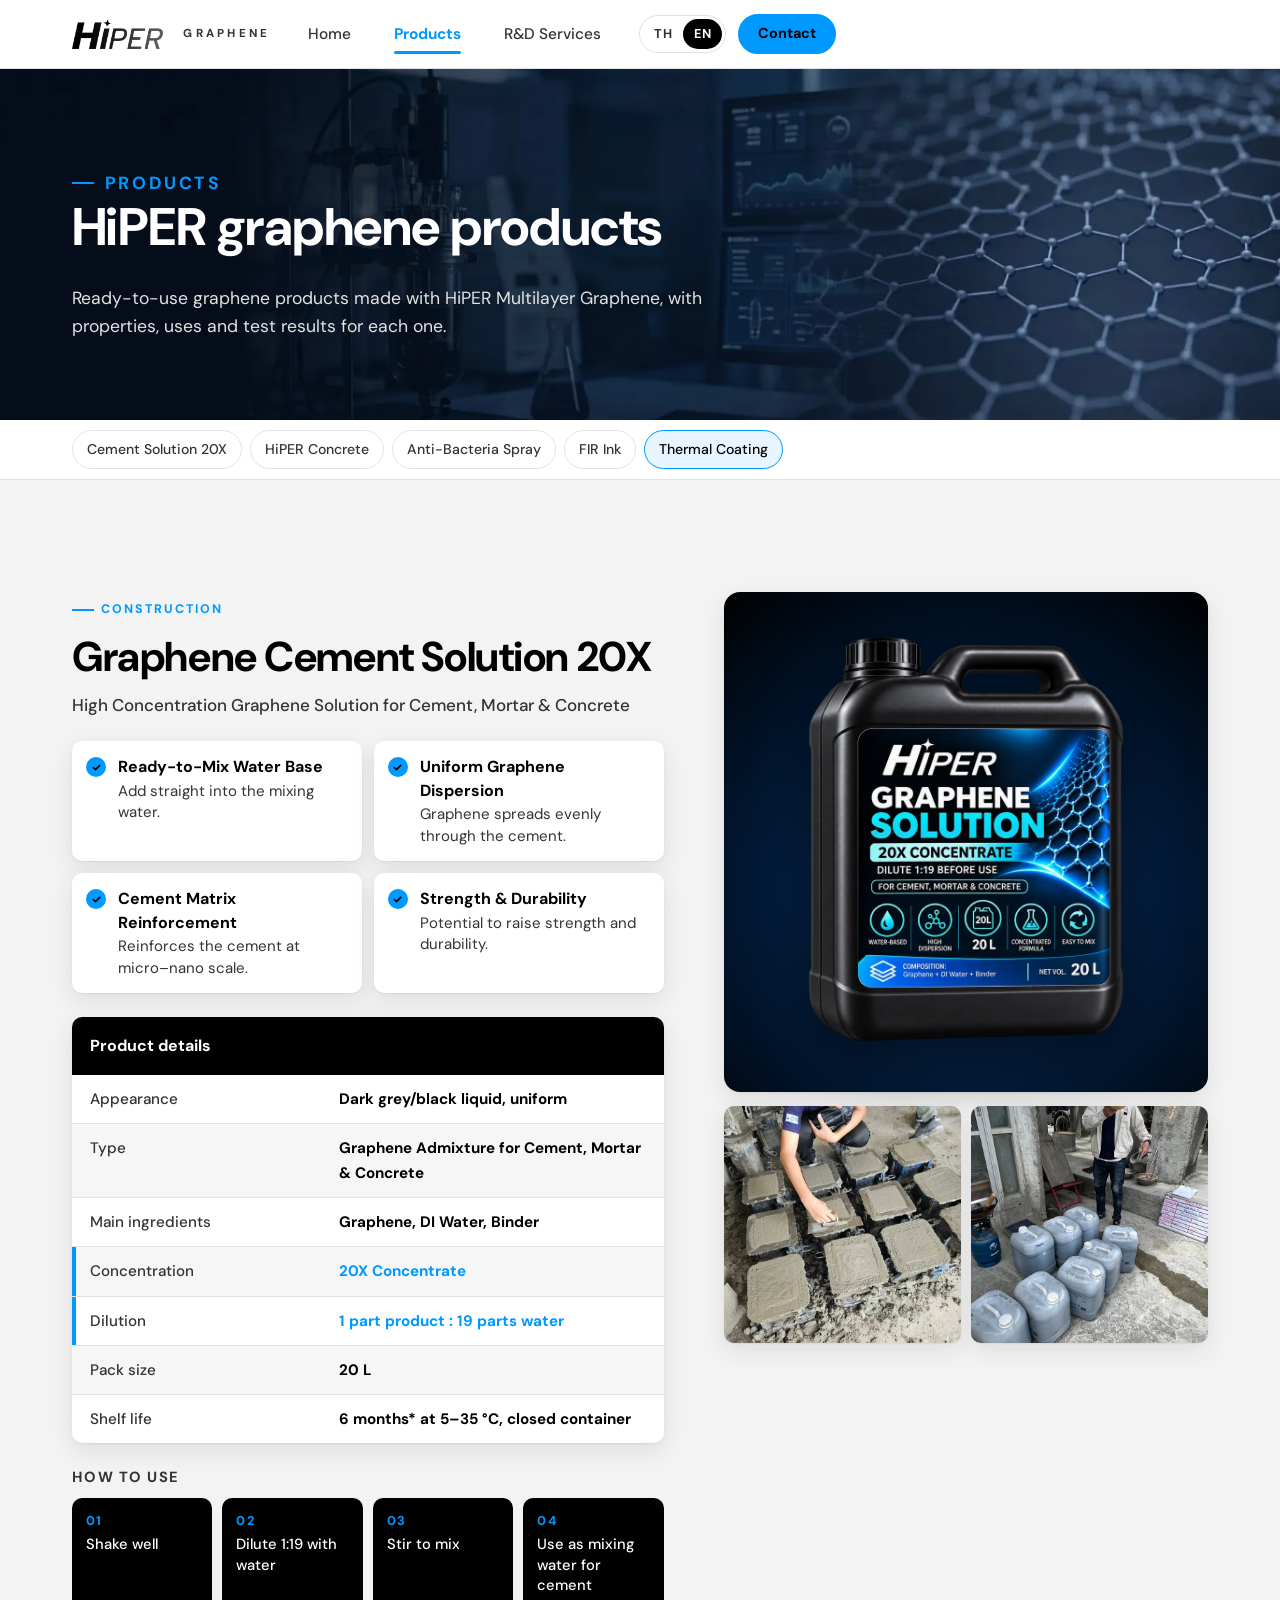
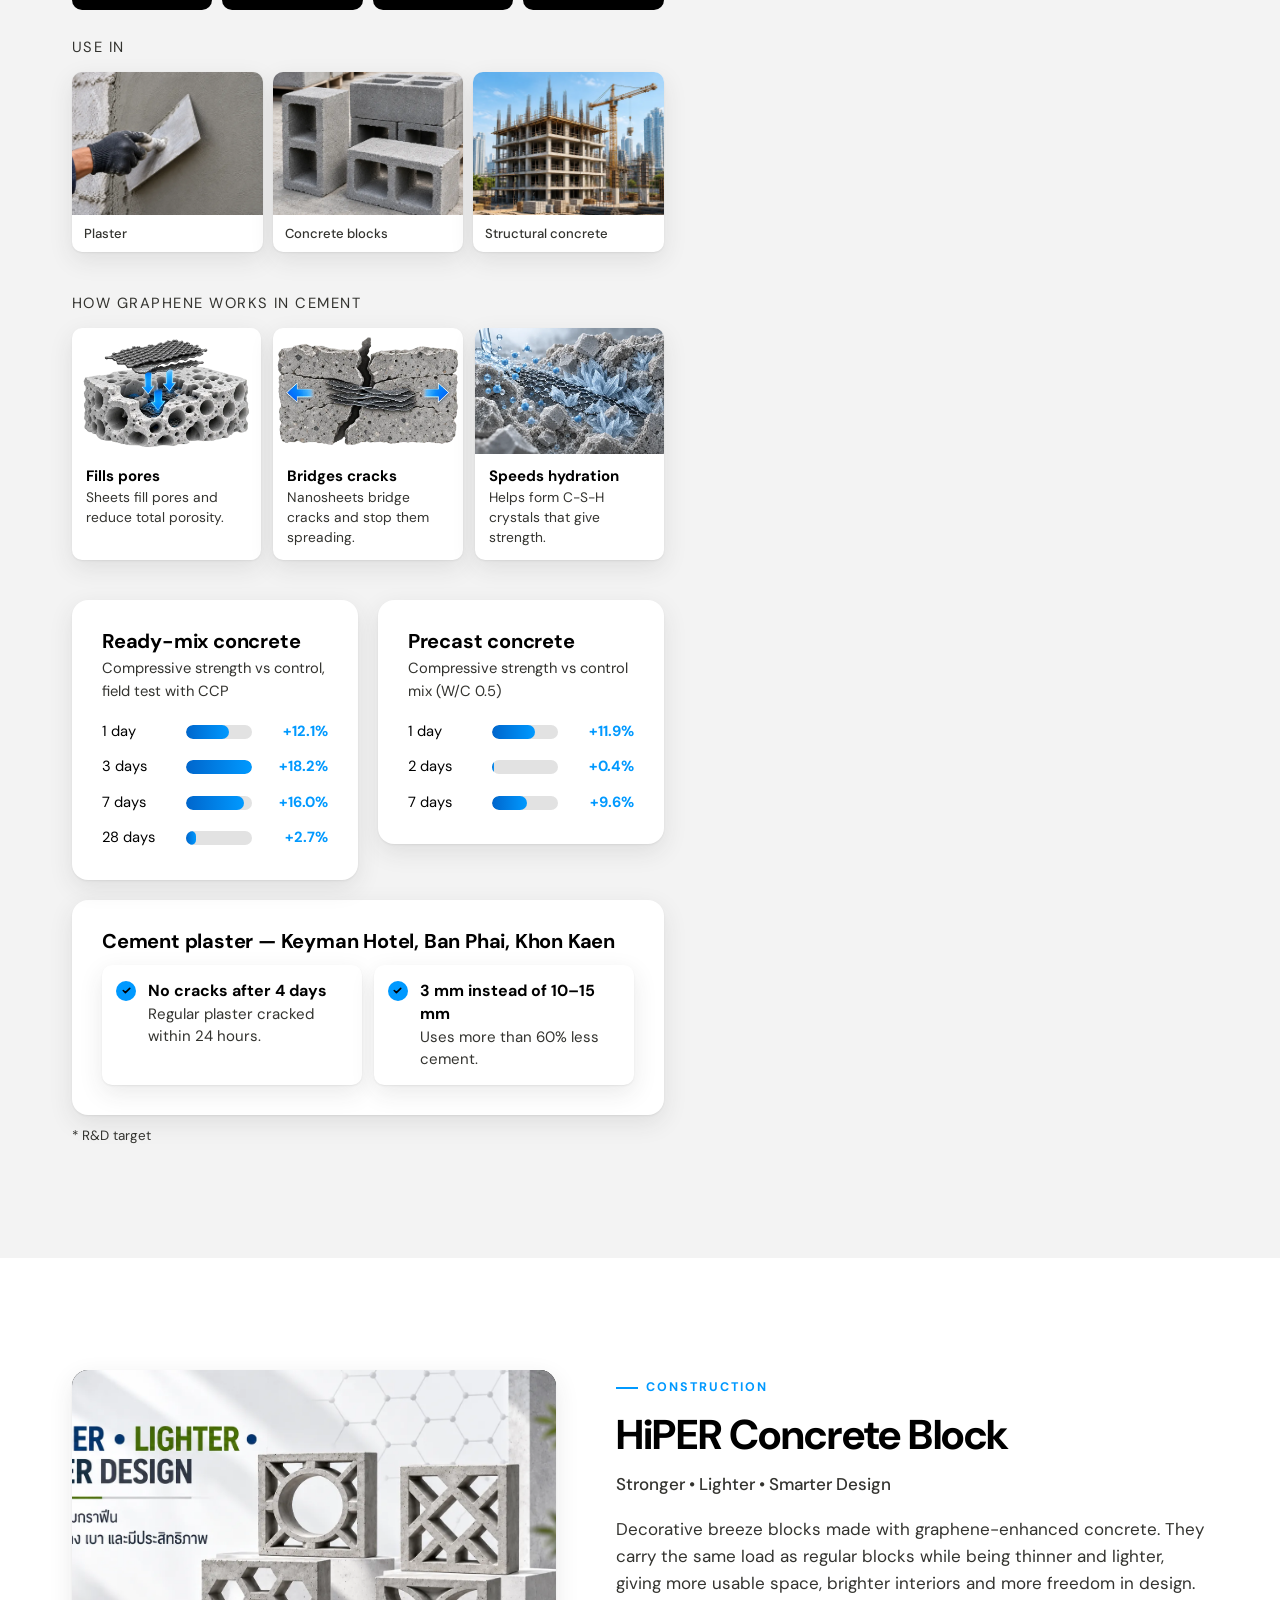
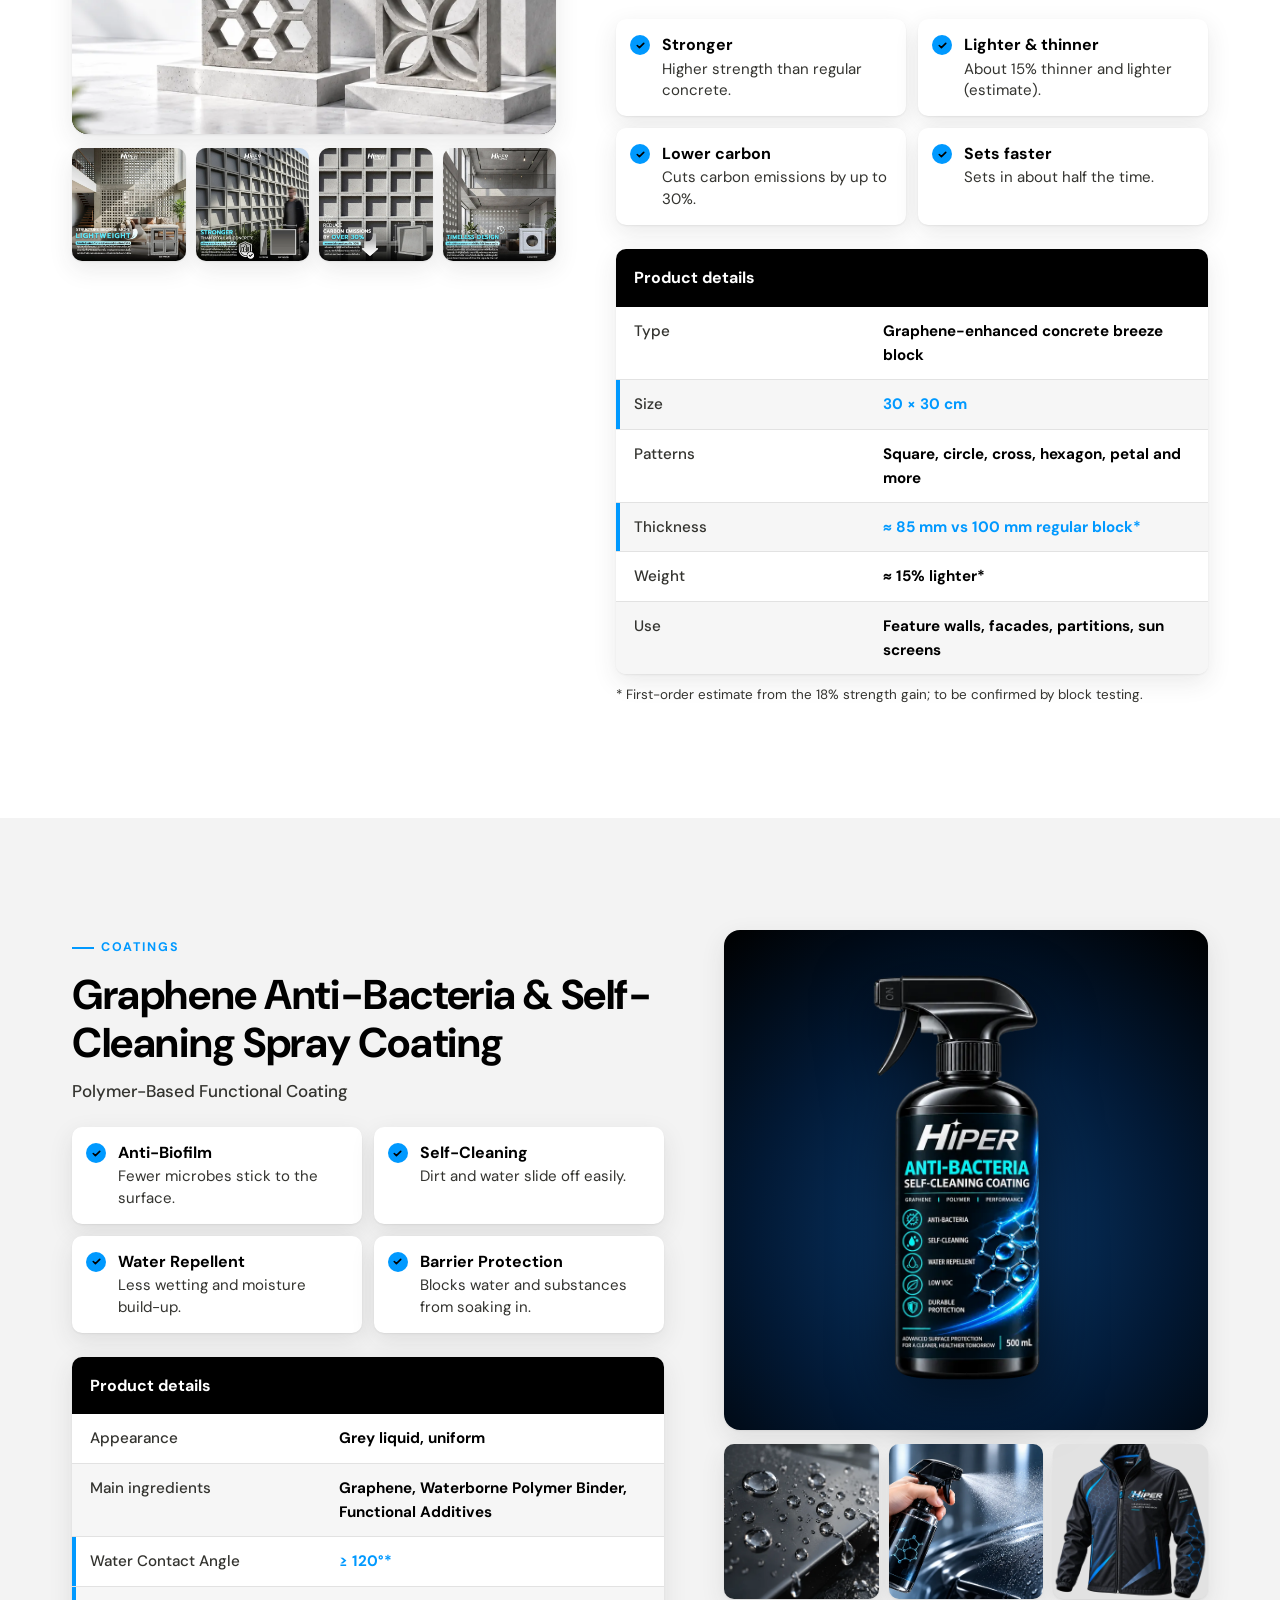
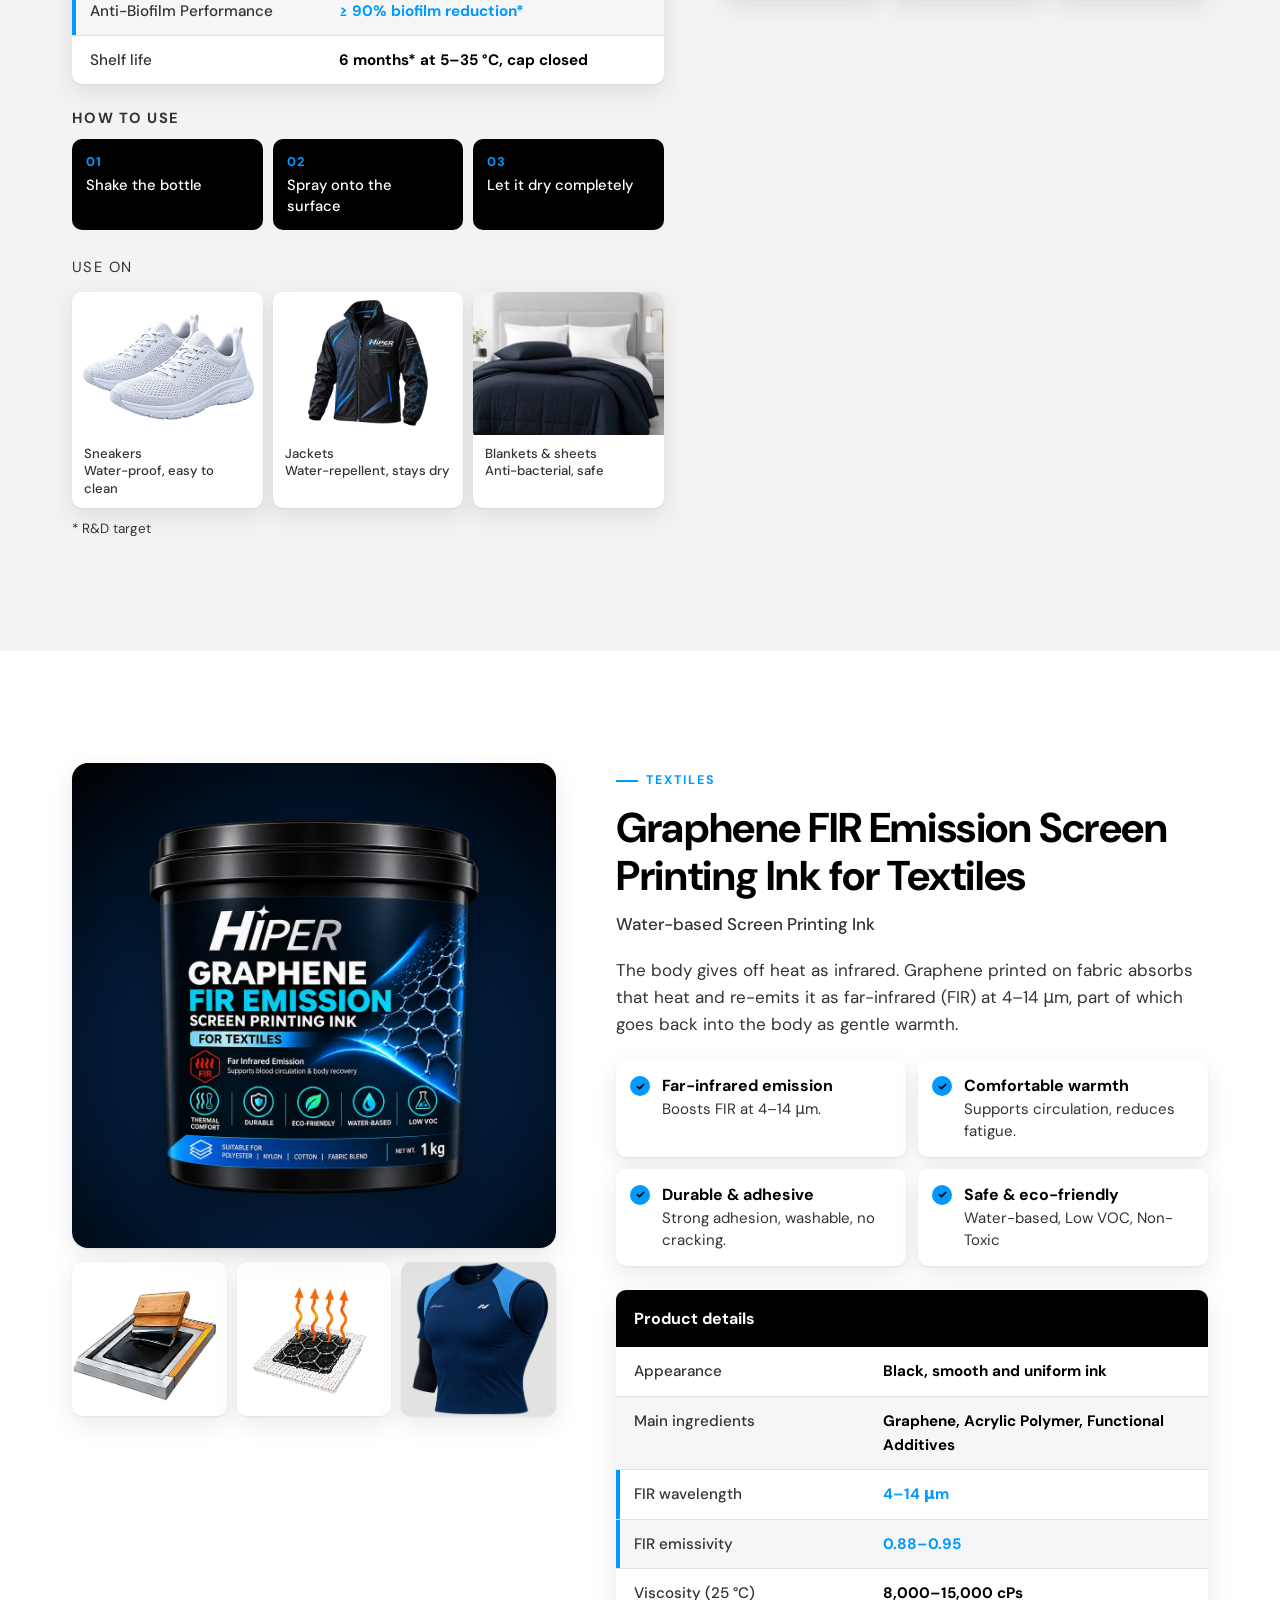
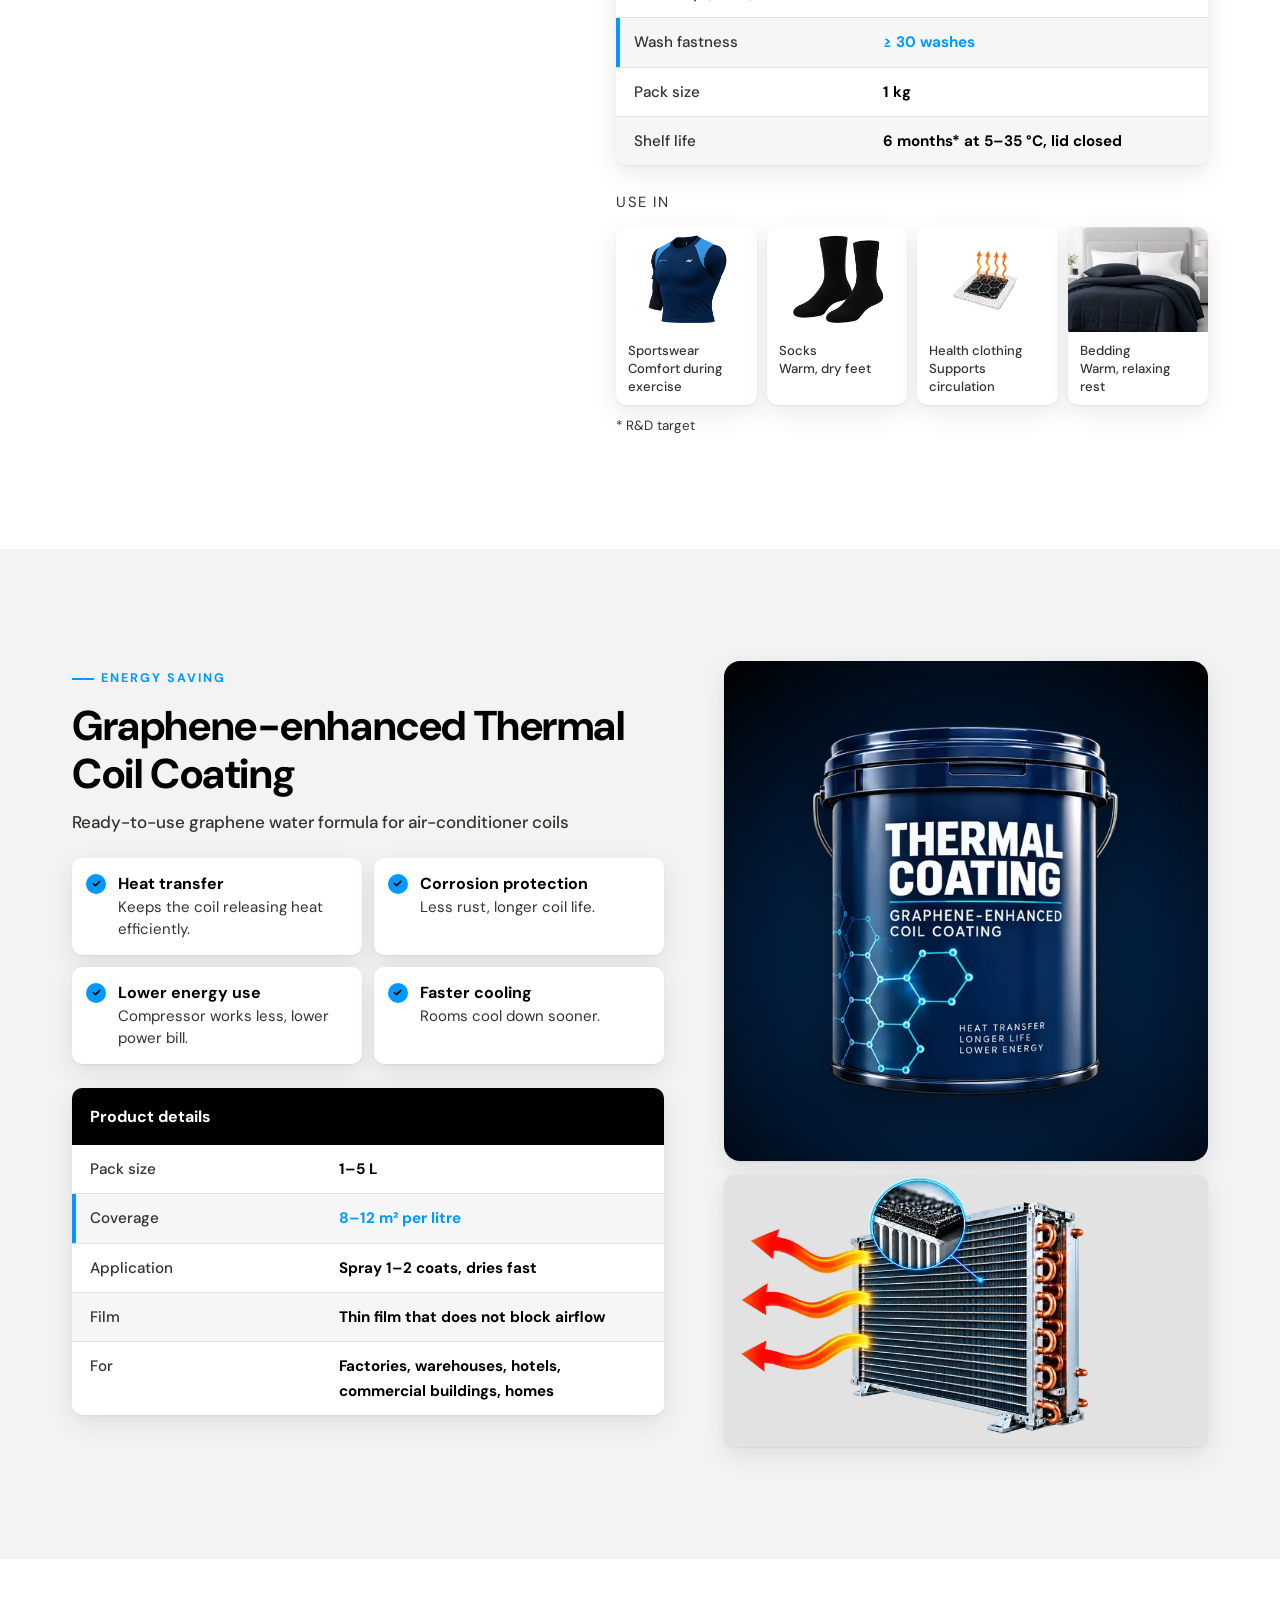
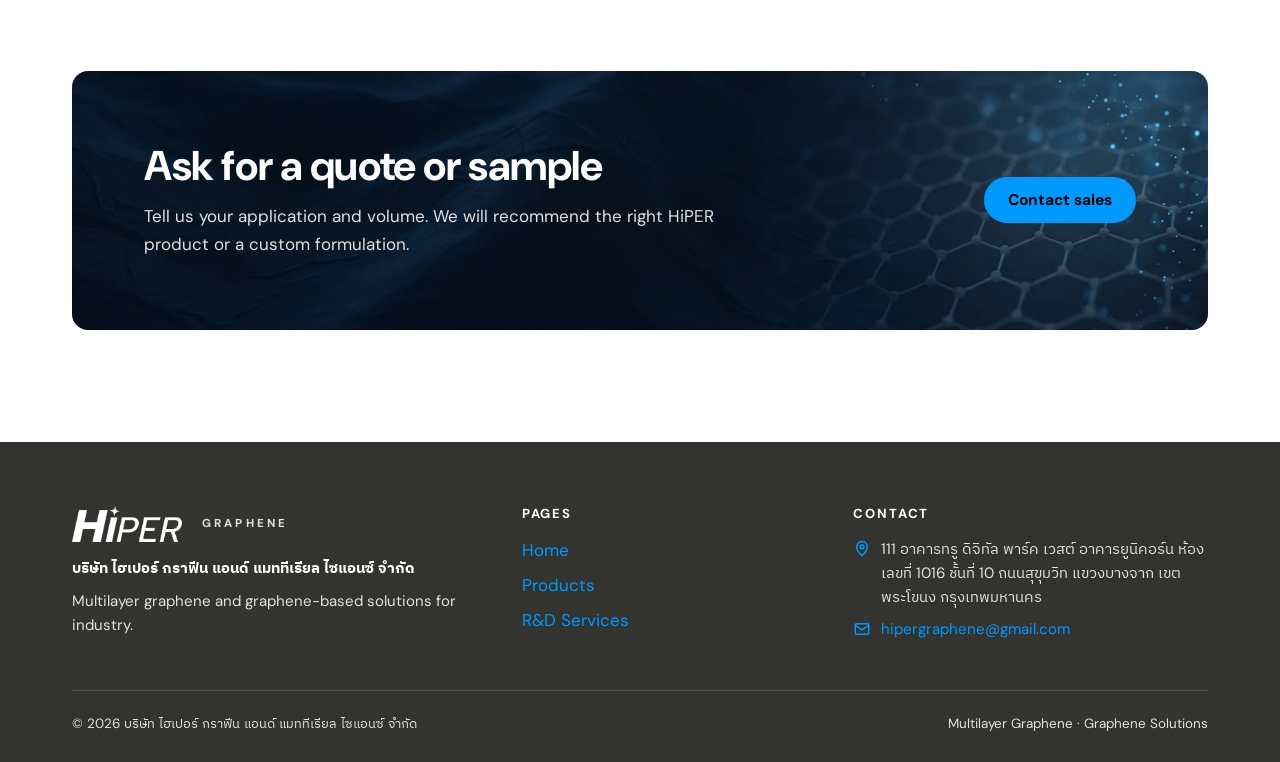
<file: products.html>
<!doctype html>
<html lang="en" class="no-js">
<head>
  <meta charset="utf-8">
  <meta name="viewport" content="width=device-width, initial-scale=1">
  <title>Products — HiPER Graphene</title>
  <meta name="description" content="Graphene Cement Solution 20X, HiPER Concrete Block, Anti-Bacteria Self-Cleaning Spray, FIR Screen Printing Ink and Thermal Coil Coating.">
  <script>try{var l=localStorage.getItem("hiper-graphene-lang");if(l==="th"||l==="en")document.documentElement.lang=l;}catch(e){}</script>
  <link rel="icon" type="image/png" href="assets/images/hiper/logo-black.png">
  <link rel="preconnect" href="https://fonts.googleapis.com">
  <link rel="preconnect" href="https://fonts.gstatic.com" crossorigin>
  <link href="https://fonts.googleapis.com/css2?family=DM+Sans:opsz,wght@9..40,400;9..40,500;9..40,700&family=IBM+Plex+Sans+Thai:wght@300;400;500;600;700&display=swap" rel="stylesheet">
  <link rel="stylesheet" href="styles.css">
</head>
<body data-title-en="Products — HiPER Graphene" data-title-th="ผลิตภัณฑ์ | HiPER Graphene">
<a class="skip-link" href="#main"><span lang="en">Skip to content</span><span lang="th">ข้ามไปยังเนื้อหา</span></a>

<!-- ============ NAV ============ -->
<header class="nav">
  <div class="container nav__inner">
    <a class="logo" href="index.html" aria-label="HiPER Graphene home">
      <img src="assets/images/hiper/logo-black.png" width="640" height="210" alt="HiPER">
      <span class="logo__sub">Graphene</span>
    </a>
    <nav aria-label="Main">
      <ul class="nav__links" id="nav-links">
        <li><a href="index.html"><span lang="en">Home</span><span lang="th">หน้าหลัก</span></a></li>
        <li><a href="products.html" aria-current="page"><span lang="en">Products</span><span lang="th">ผลิตภัณฑ์</span></a></li>
        <li><a href="services.html"><span lang="en">R&amp;D Services</span><span lang="th">บริการวิจัยและพัฒนา</span></a></li>
      </ul>
    </nav>
    <div class="nav__actions">
      <div class="lang-switch" role="group" aria-label="Language">
        <button type="button" data-lang="th" aria-pressed="false">TH</button>
        <button type="button" data-lang="en" aria-pressed="true">EN</button>
      </div>
      <a class="btn btn--primary" href="#contact"><span lang="en">Contact</span><span lang="th">ติดต่อเรา</span></a>
      <button class="nav__toggle" type="button" aria-expanded="false" aria-controls="nav-links" aria-label="Menu"><span></span></button>
    </div>
  </div>
</header>

<main id="main">

<!-- ============ PAGE HEADER ============ -->
<section class="page-header page-header--products">
  <div class="container">
    <p class="eyebrow">Products</p>
    <h1><span lang="en">HiPER graphene products</span><span lang="th">ผลิตภัณฑ์กราฟีน HiPER</span></h1>
    <p lang="en">Ready-to-use graphene products made with HiPER Multilayer Graphene, with properties, uses and test results for each one.</p>
    <p lang="th">ผลิตภัณฑ์กราฟีนพร้อมใช้งาน ผลิตจาก HiPER Multilayer Graphene พร้อมคุณสมบัติ การใช้งาน และผลการทดสอบของแต่ละผลิตภัณฑ์</p>
  </div>
</section>

<nav class="product-nav" aria-label="Products on this page">
  <div class="container">
    <a href="#cement">Cement Solution 20X</a>
    <a href="#concrete">HiPER Concrete</a>
    <a href="#coating">Anti-Bacteria Spray</a>
    <a href="#ink">FIR Ink</a>
    <a href="#thermal">Thermal Coating</a>
  </div>
</nav>

<!-- ============ 1. CEMENT SOLUTION ============ -->
<section class="section section--alt" id="cement">
  <div class="container product product--rev">
    <div class="product__media reveal">
      <button class="product__hero" type="button" data-lightbox="assets/images/hiper/product-solution.webp" data-group="cement" data-caption-en="HiPER Graphene Solution 20X Concentrate, 20 L" data-caption-th="HiPER Graphene Solution 20X Concentrate ขนาด 20 ลิตร">
        <img src="assets/images/hiper/product-solution.webp" width="826" height="900" alt="HiPER Graphene Solution 20X Concentrate, 20 litre jerrycan">
      </button>
      <div class="product__thumbs" style="grid-template-columns:1fr 1fr">
        <button type="button" data-lightbox="assets/images/hiper/test-cubes.webp" data-group="cement" data-caption-en="Concrete test cubes with graphene" data-caption-th="ก้อนตัวอย่างคอนกรีตผสมกราฟีน"><img src="assets/images/hiper/test-cubes.webp" width="675" height="900" loading="lazy" alt="Workers preparing concrete test cubes with graphene"></button>
        <button type="button" data-lightbox="assets/images/hiper/test-site.webp" data-group="cement" data-caption-en="Graphene solution delivered on site" data-caption-th="สารละลายกราฟีนที่หน้างานทดสอบ"><img src="assets/images/hiper/test-site.webp" width="675" height="900" loading="lazy" alt="Jerrycans of graphene solution at a concrete plant"></button>
      </div>
    </div>
    <div class="reveal">
      <p class="eyebrow"><span lang="en">Construction</span><span lang="th">งานก่อสร้าง</span></p>
      <h2>Graphene Cement Solution 20X</h2>
      <p class="product__type">High Concentration Graphene Solution for Cement, Mortar &amp; Concrete</p>
      <ul class="benefits">
        <li><strong>Ready-to-Mix Water Base</strong><span lang="en">Add straight into the mixing water.</span><span lang="th">ใช้งานง่าย เติมร่วมกับน้ำผสมได้โดยตรง</span></li>
        <li><strong>Uniform Graphene Dispersion</strong><span lang="en">Graphene spreads evenly through the cement.</span><span lang="th">กราฟีนกระจายในเนื้อปูนได้สม่ำเสมอ</span></li>
        <li><strong>Cement Matrix Reinforcement</strong><span lang="en">Reinforces the cement at micro–nano scale.</span><span lang="th">เสริมโครงสร้างระดับไมโคร–นาโนของเนื้อปูน</span></li>
        <li><strong>Strength &amp; Durability</strong><span lang="en">Potential to raise strength and durability.</span><span lang="th">มีศักยภาพเพิ่มความแข็งแรงและความทนทาน</span></li>
      </ul>
      <div class="table-wrap">
        <table class="table">
          <caption><span lang="en">Product details</span><span lang="th">รายละเอียดผลิตภัณฑ์</span></caption>
          <tbody>
            <tr><th scope="row"><span lang="en">Appearance</span><span lang="th">ลักษณะ</span></th><td><span lang="en">Dark grey/black liquid, uniform</span><span lang="th">ของเหลวสีเทาเข้ม/ดำ เนื้อสม่ำเสมอ</span></td></tr>
            <tr><th scope="row"><span lang="en">Type</span><span lang="th">ประเภท</span></th><td>Graphene Admixture for Cement, Mortar &amp; Concrete</td></tr>
            <tr><th scope="row"><span lang="en">Main ingredients</span><span lang="th">ส่วนประกอบหลัก</span></th><td>Graphene, DI Water, Binder</td></tr>
            <tr class="is-key"><th scope="row"><span lang="en">Concentration</span><span lang="th">ความเข้มข้น</span></th><td>20X Concentrate</td></tr>
            <tr class="is-key"><th scope="row"><span lang="en">Dilution</span><span lang="th">อัตราการเจือจาง</span></th><td><span lang="en">1 part product : 19 parts water</span><span lang="th">ผลิตภัณฑ์ 1 ส่วน : น้ำ 19 ส่วน</span></td></tr>
            <tr><th scope="row"><span lang="en">Pack size</span><span lang="th">ขนาดบรรจุ</span></th><td>20 L</td></tr>
            <tr><th scope="row"><span lang="en">Shelf life</span><span lang="th">อายุการเก็บรักษา</span></th><td><span lang="en">6 months* at 5–35 °C, closed container</span><span lang="th">6 เดือน* ที่ 5–35 °C ในภาชนะปิดสนิท</span></td></tr>
          </tbody>
        </table>
      </div>
      <div class="how">
        <h3><span lang="en">How to use</span><span lang="th">วิธีใช้งาน</span></h3>
        <ol>
          <li><span lang="en">Shake well</span><span lang="th">เขย่าก่อนใช้</span></li>
          <li><span lang="en">Dilute 1:19 with water</span><span lang="th">เจือจางด้วยน้ำ 1:19</span></li>
          <li><span lang="en">Stir to mix</span><span lang="th">ผสมให้เข้ากัน</span></li>
          <li><span lang="en">Use as mixing water for cement</span><span lang="th">ใช้เป็นน้ำผสมปูน</span></li>
        </ol>
      </div>
      <div class="uses">
        <p class="uses-title"><span lang="en">Use in</span><span lang="th">เหมาะสำหรับ</span></p>
        <div class="uses__grid">
          <figure class="use"><img src="assets/images/hiper/cement-plaster.webp" width="900" height="600" loading="lazy" alt="Plastering a wall with cement"><figcaption><span lang="en">Plaster</span><span lang="th">ปูนฉาบ</span></figcaption></figure>
          <figure class="use"><img src="assets/images/hiper/cement-blocks.webp" width="900" height="900" loading="lazy" alt="Concrete blocks"><figcaption><span lang="en">Concrete blocks</span><span lang="th">อิฐบล็อก</span></figcaption></figure>
          <figure class="use"><img src="assets/images/hiper/cement-building.webp" width="900" height="600" loading="lazy" alt="Building under construction"><figcaption><span lang="en">Structural concrete</span><span lang="th">คอนกรีตก่อสร้าง</span></figcaption></figure>
        </div>
      </div>
      <p class="uses-title mt-4"><span lang="en">How graphene works in cement</span><span lang="th">กลไกการทำงานของกราฟีนในเนื้อปูน</span></p>
      <div class="mech">
        <figure><img src="assets/images/hiper/mech-pores.webp" width="700" height="467" loading="lazy" alt="Graphene sheets filling pores in cement"><figcaption><strong><span lang="en">Fills pores</span><span lang="th">อุดช่องว่าง</span></strong><span lang="en">Sheets fill pores and reduce total porosity.</span><span lang="th">แผ่นกราฟีนอุดรูพรุน ลดความพรุนของเนื้อปูน</span></figcaption></figure>
        <figure><img src="assets/images/hiper/mech-crack.webp" width="700" height="525" loading="lazy" alt="Graphene bridging a crack in concrete"><figcaption><strong><span lang="en">Bridges cracks</span><span lang="th">ยับยั้งรอยร้าว</span></strong><span lang="en">Nanosheets bridge cracks and stop them spreading.</span><span lang="th">แผ่นนาโนเชื่อมรอยร้าวและยับยั้งการขยายตัว</span></figcaption></figure>
        <figure><img src="assets/images/hiper/mech-csh.webp" width="700" height="467" loading="lazy" alt="C-S-H crystals growing on graphene"><figcaption><strong><span lang="en">Speeds hydration</span><span lang="th">เร่งปฏิกิริยาไฮเดรชัน</span></strong><span lang="en">Helps form C-S-H crystals that give strength.</span><span lang="th">ช่วยสร้างผลึก C-S-H ที่ให้ความแข็งแรง</span></figcaption></figure>
      </div>
      <div class="grid-2 mt-4" style="align-items:start">
        <div class="results">
          <h3><span lang="en">Ready-mix concrete</span><span lang="th">คอนกรีตผสมเสร็จ</span></h3>
          <p><span lang="en">Compressive strength vs control, field test with CCP</span><span lang="th">กำลังอัดเทียบคอนกรีตปกติ ทดสอบร่วมกับ CCP</span></p>
          <ul class="bars">
            <li><span lang="en">1 day</span><span lang="th">1 วัน</span><span class="bars__track"><span class="bars__fill" style="--w:66%"></span></span><b>+12.1%</b></li>
            <li><span lang="en">3 days</span><span lang="th">3 วัน</span><span class="bars__track"><span class="bars__fill" style="--w:100%"></span></span><b>+18.2%</b></li>
            <li><span lang="en">7 days</span><span lang="th">7 วัน</span><span class="bars__track"><span class="bars__fill" style="--w:88%"></span></span><b>+16.0%</b></li>
            <li><span lang="en">28 days</span><span lang="th">28 วัน</span><span class="bars__track"><span class="bars__fill" style="--w:15%"></span></span><b>+2.7%</b></li>
          </ul>
        </div>
        <div class="results">
          <h3><span lang="en">Precast concrete</span><span lang="th">คอนกรีตสำเร็จรูป</span></h3>
          <p><span lang="en">Compressive strength vs control mix (W/C 0.5)</span><span lang="th">กำลังอัดเทียบสูตรปกติ (W/C 0.5)</span></p>
          <ul class="bars">
            <li><span lang="en">1 day</span><span lang="th">1 วัน</span><span class="bars__track"><span class="bars__fill" style="--w:65%"></span></span><b>+11.9%</b></li>
            <li><span lang="en">2 days</span><span lang="th">2 วัน</span><span class="bars__track"><span class="bars__fill" style="--w:3%"></span></span><b>+0.4%</b></li>
            <li><span lang="en">7 days</span><span lang="th">7 วัน</span><span class="bars__track"><span class="bars__fill" style="--w:53%"></span></span><b>+9.6%</b></li>
          </ul>
        </div>
      </div>
      <div class="results mt-2">
        <h3><span lang="en">Cement plaster — Keyman Hotel, Ban Phai, Khon Kaen</span><span lang="th">ปูนฉาบ — โรงแรม Keyman อ.บ้านไผ่ จ.ขอนแก่น</span></h3>
        <ul class="benefits" style="margin-top:12px">
          <li><strong><span lang="en">No cracks after 4 days</span><span lang="th">ไม่แตกร้าวหลัง 4 วัน</span></strong><span lang="en">Regular plaster cracked within 24 hours.</span><span lang="th">ปูนฉาบทั่วไปแตกร้าวภายใน 24 ชั่วโมง</span></li>
          <li><strong><span lang="en">3 mm instead of 10–15 mm</span><span lang="th">หนา 3 มม. แทน 10–15 มม.</span></strong><span lang="en">Uses more than 60% less cement.</span><span lang="th">ลดการใช้ปูนได้มากกว่า 60%</span></li>
        </ul>
      </div>
      <p class="note">* R&amp;D target</p>
    </div>
  </div>
</section>

<!-- ============ 2. HIPER CONCRETE ============ -->
<section class="section" id="concrete">
  <div class="container product">
    <div class="product__media reveal">
      <button class="product__hero product__hero--photo" type="button" data-lightbox="assets/images/hiper/concrete-hero.webp" data-group="concrete" data-caption-en="HiPER Concrete: stronger, lighter, smarter design" data-caption-th="HiPER Concrete บล็อกคอนกรีตผสมกราฟีน">
        <img src="assets/images/hiper/concrete-hero.webp" width="1600" height="900" alt="Four HiPER graphene concrete breeze blocks with circle, cross, hexagon and petal patterns" style="object-position:80% center">
      </button>
      <div class="product__thumbs" style="grid-template-columns:repeat(4,1fr)">
        <button type="button" data-lightbox="assets/images/hiper/concrete-lightweight.webp" data-group="concrete" data-caption-en="Structure becomes more lightweight" data-caption-th="ไฮเปอร์บล็อกที่บางกว่าคอนกรีตบล็อกทั่วไป"><img src="assets/images/hiper/concrete-lightweight.webp" width="900" height="900" loading="lazy" alt="Living room wall built from HiPER Concrete blocks"></button>
        <button type="button" data-lightbox="assets/images/hiper/concrete-stronger.webp" data-group="concrete" data-caption-en="Stronger than regular concrete" data-caption-th="แข็งแรงกว่าคอนกรีตทั่วไป"><img src="assets/images/hiper/concrete-stronger.webp" width="900" height="900" loading="lazy" alt="Exterior wall of HiPER Concrete blocks, 30 x 30 x 10 cm"></button>
        <button type="button" data-lightbox="assets/images/hiper/concrete-carbon.webp" data-group="concrete" data-caption-en="Reduce carbon emissions by over 30%" data-caption-th="ลดการปล่อยคาร์บอนถึง 30%"><img src="assets/images/hiper/concrete-carbon.webp" width="900" height="900" loading="lazy" alt="Close-up of HiPER Concrete blocks with carbon reduction message"></button>
        <button type="button" data-lightbox="assets/images/hiper/concrete-design.webp" data-group="concrete" data-caption-en="Timeless design" data-caption-th="ดีไซน์เหนือกาลเวลา"><img src="assets/images/hiper/concrete-design.webp" width="900" height="900" loading="lazy" alt="Double-height interior with HiPER Concrete wall"></button>
      </div>
    </div>
    <div class="reveal">
      <p class="eyebrow"><span lang="en">Construction</span><span lang="th">งานก่อสร้าง</span></p>
      <h2>HiPER Concrete Block</h2>
      <p class="product__type">Stronger • Lighter • Smarter Design</p>
      <div class="prose">
        <p lang="en">Decorative breeze blocks made with graphene-enhanced concrete. They carry the same load as regular blocks while being thinner and lighter, giving more usable space, brighter interiors and more freedom in design.</p>
        <p lang="th">บล็อกช่องลมจากคอนกรีตผสมกราฟีน รับน้ำหนักได้เท่าคอนกรีตปกติแต่บางและเบากว่า ช่วยเพิ่มพื้นที่ใช้สอย ภายในอาคารโปร่งโล่งขึ้น และลดข้อจำกัดในการออกแบบ</p>
      </div>
      <ul class="benefits">
        <li><strong><span lang="en">Stronger</span><span lang="th">แข็งแรงกว่า</span></strong><span lang="en">Higher strength than regular concrete.</span><span lang="th">แข็งแรงกว่าคอนกรีตทั่วไป</span></li>
        <li><strong><span lang="en">Lighter &amp; thinner</span><span lang="th">บางและเบากว่า</span></strong><span lang="en">About 15% thinner and lighter (estimate).</span><span lang="th">บางและเบาลงประมาณ 15% (ค่าประมาณ)</span></li>
        <li><strong><span lang="en">Lower carbon</span><span lang="th">ลดคาร์บอน</span></strong><span lang="en">Cuts carbon emissions by up to 30%.</span><span lang="th">ลดการปล่อยคาร์บอนได้ถึง 30%</span></li>
        <li><strong><span lang="en">Sets faster</span><span lang="th">เซ็ตตัวไวขึ้น</span></strong><span lang="en">Sets in about half the time.</span><span lang="th">เซ็ตตัวไวกว่าครึ่ง</span></li>
      </ul>
      <div class="table-wrap">
        <table class="table">
          <caption><span lang="en">Product details</span><span lang="th">รายละเอียดผลิตภัณฑ์</span></caption>
          <tbody>
            <tr><th scope="row"><span lang="en">Type</span><span lang="th">ประเภท</span></th><td><span lang="en">Graphene-enhanced concrete breeze block</span><span lang="th">บล็อกช่องลมคอนกรีตผสมกราฟีน</span></td></tr>
            <tr class="is-key"><th scope="row"><span lang="en">Size</span><span lang="th">ขนาด</span></th><td>30 × 30 cm</td></tr>
            <tr><th scope="row"><span lang="en">Patterns</span><span lang="th">ลวดลาย</span></th><td><span lang="en">Square, circle, cross, hexagon, petal and more</span><span lang="th">ช่องสี่เหลี่ยม วงกลม กากบาท หกเหลี่ยม กลีบดอก และอื่น ๆ</span></td></tr>
            <tr class="is-key"><th scope="row"><span lang="en">Thickness</span><span lang="th">ความหนา</span></th><td><span lang="en">≈ 85 mm vs 100 mm regular block*</span><span lang="th">≈ 85 มม. เทียบบล็อกทั่วไป 100 มม.*</span></td></tr>
            <tr><th scope="row"><span lang="en">Weight</span><span lang="th">น้ำหนัก</span></th><td><span lang="en">≈ 15% lighter*</span><span lang="th">เบาลง ≈ 15%*</span></td></tr>
            <tr><th scope="row"><span lang="en">Use</span><span lang="th">การใช้งาน</span></th><td><span lang="en">Feature walls, facades, partitions, sun screens</span><span lang="th">ผนังตกแต่ง ฟาซาด ผนังกั้น และแผงบังแดด</span></td></tr>
          </tbody>
        </table>
      </div>
      <p class="note"><span lang="en">* First-order estimate from the 18% strength gain; to be confirmed by block testing.</span><span lang="th">* การคำนวณเชิงทฤษฎีขั้นต้นจากกำลังอัดที่เพิ่มขึ้น 18% ควรยืนยันด้วยการทดสอบบล็อกจริง</span></p>
    </div>
  </div>
</section>

<!-- ============ 3. ANTI-BACTERIA SPRAY ============ -->
<section class="section section--alt" id="coating">
  <div class="container product product--rev">
    <div class="product__media reveal">
      <button class="product__hero" type="button" data-lightbox="assets/images/hiper/product-spray.webp" data-group="coating" data-caption-en="HiPER Anti-Bacteria Self-Cleaning Coating" data-caption-th="HiPER Anti-Bacteria Self-Cleaning Coating">
        <img src="assets/images/hiper/product-spray.webp" width="720" height="900" alt="HiPER Anti-Bacteria Self-Cleaning Coating spray bottle">
      </button>
      <div class="product__thumbs">
        <button type="button" data-lightbox="assets/images/hiper/spray-drops.webp" data-group="coating" data-caption-en="Water beads up on a coated surface" data-caption-th="หยดน้ำรวมตัวบนพื้นผิวที่เคลือบ"><img src="assets/images/hiper/spray-drops.webp" width="900" height="675" loading="lazy" alt="Water droplets beading on a dark coated surface"></button>
        <button type="button" data-lightbox="assets/images/hiper/spray-use.webp" data-group="coating" data-caption-en="Spray onto the surface" data-caption-th="ฉีดพ่นบนพื้นผิว"><img src="assets/images/hiper/spray-use.webp" width="900" height="746" loading="lazy" alt="Hand spraying graphene coating onto a surface"></button>
        <button type="button" data-lightbox="assets/images/hiper/spray-jacket.webp" data-group="coating" data-caption-en="Water-repellent jackets" data-caption-th="เสื้อแจ็คเก็ตกันน้ำ"><img src="assets/images/hiper/spray-jacket.webp" width="687" height="700" loading="lazy" alt="Black jacket with HiPER graphene coating"></button>
      </div>
    </div>
    <div class="reveal">
      <p class="eyebrow"><span lang="en">Coatings</span><span lang="th">สารเคลือบ</span></p>
      <h2>Graphene Anti-Bacteria &amp; Self-Cleaning Spray Coating</h2>
      <p class="product__type">Polymer-Based Functional Coating</p>
      <ul class="benefits">
        <li><strong>Anti-Biofilm</strong><span lang="en">Fewer microbes stick to the surface.</span><span lang="th">ช่วยลดการยึดเกาะของจุลินทรีย์บนพื้นผิว</span></li>
        <li><strong>Self-Cleaning</strong><span lang="en">Dirt and water slide off easily.</span><span lang="th">สิ่งสกปรกและหยดน้ำเกาะได้ยาก</span></li>
        <li><strong>Water Repellent</strong><span lang="en">Less wetting and moisture build-up.</span><span lang="th">ลดการเปียกและการสะสมของความชื้น</span></li>
        <li><strong>Barrier Protection</strong><span lang="en">Blocks water and substances from soaking in.</span><span lang="th">ลดการซึมผ่านของน้ำและสารจากสภาพแวดล้อม</span></li>
      </ul>
      <div class="table-wrap">
        <table class="table">
          <caption><span lang="en">Product details</span><span lang="th">รายละเอียดผลิตภัณฑ์</span></caption>
          <tbody>
            <tr><th scope="row"><span lang="en">Appearance</span><span lang="th">ลักษณะ</span></th><td><span lang="en">Grey liquid, uniform</span><span lang="th">ของเหลวสีเทา เนื้อสม่ำเสมอ</span></td></tr>
            <tr><th scope="row"><span lang="en">Main ingredients</span><span lang="th">ส่วนประกอบหลัก</span></th><td>Graphene, Waterborne Polymer Binder, Functional Additives</td></tr>
            <tr class="is-key"><th scope="row">Water Contact Angle</th><td>≥ 120°*</td></tr>
            <tr class="is-key"><th scope="row">Anti-Biofilm Performance</th><td><span lang="en">≥ 90% biofilm reduction*</span><span lang="th">ลดการเกิด Biofilm ≥ 90%*</span></td></tr>
            <tr><th scope="row"><span lang="en">Shelf life</span><span lang="th">อายุการเก็บรักษา</span></th><td><span lang="en">6 months* at 5–35 °C, cap closed</span><span lang="th">6 เดือน* เมื่อปิดฝาสนิทและเก็บที่ 5–35 °C</span></td></tr>
          </tbody>
        </table>
      </div>
      <div class="how">
        <h3><span lang="en">How to use</span><span lang="th">วิธีใช้งาน</span></h3>
        <ol style="grid-template-columns:repeat(3,1fr)">
          <li><span lang="en">Shake the bottle</span><span lang="th">เขย่าขวด</span></li>
          <li><span lang="en">Spray onto the surface</span><span lang="th">ฉีดพ่นบนพื้นผิว</span></li>
          <li><span lang="en">Let it dry completely</span><span lang="th">ปล่อยให้แห้งสนิท</span></li>
        </ol>
      </div>
      <div class="uses">
        <p class="uses-title"><span lang="en">Use on</span><span lang="th">เหมาะสำหรับ</span></p>
        <div class="uses__grid">
          <figure class="use use--contain"><img src="assets/images/hiper/spray-sneakers.webp" width="700" height="467" loading="lazy" alt="White sneakers"><figcaption><span lang="en">Sneakers</span><span lang="th">รองเท้าผ้าใบ</span><span lang="en">Water-proof, easy to clean</span><span lang="th">ป้องกันน้ำ ทำความสะอาดง่าย</span></figcaption></figure>
          <figure class="use use--contain"><img src="assets/images/hiper/spray-jacket.webp" width="687" height="700" loading="lazy" alt="Jacket"><figcaption><span lang="en">Jackets</span><span lang="th">เสื้อแจ็คเก็ต</span><span lang="en">Water-repellent, stays dry</span><span lang="th">กันน้ำ แห้งสบายเมื่อสวมใส่</span></figcaption></figure>
          <figure class="use"><img src="assets/images/hiper/spray-bedding.webp" width="408" height="348" loading="lazy" alt="Bed with dark bedding"><figcaption><span lang="en">Blankets &amp; sheets</span><span lang="th">ผ้าห่ม/ผ้าปูที่นอน</span><span lang="en">Anti-bacterial, safe</span><span lang="th">ป้องกันแบคทีเรีย ปลอดภัย</span></figcaption></figure>
        </div>
      </div>
      <p class="note">* R&amp;D target</p>
    </div>
  </div>
</section>

<!-- ============ 4. FIR INK ============ -->
<section class="section" id="ink">
  <div class="container product">
    <div class="product__media reveal">
      <button class="product__hero" type="button" data-lightbox="assets/images/hiper/product-ink.webp" data-group="ink" data-caption-en="HiPER Graphene FIR Emission Screen Printing Ink, 1 kg" data-caption-th="HiPER Graphene FIR Emission Screen Printing Ink ขนาด 1 กก.">
        <img src="assets/images/hiper/product-ink.webp" width="900" height="900" alt="HiPER Graphene FIR Emission Screen Printing Ink for textiles, 1 kg bucket">
      </button>
      <div class="product__thumbs">
        <button type="button" data-lightbox="assets/images/hiper/ink-print.webp" data-group="ink" data-caption-en="Screen printing with graphene ink" data-caption-th="สกรีนด้วยหมึกกราฟีน"><img src="assets/images/hiper/ink-print.webp" width="367" height="369" loading="lazy" alt="Squeegee screen printing black graphene ink"></button>
        <button type="button" data-lightbox="assets/images/hiper/ink-fabric.webp" data-group="ink" data-caption-en="Graphene composite on fabric emitting FIR" data-caption-th="กราฟีนบนผ้าปล่อยรังสี FIR"><img src="assets/images/hiper/ink-fabric.webp" width="449" height="460" loading="lazy" alt="Graphene print on fabric with heat arrows"></button>
        <button type="button" data-lightbox="assets/images/hiper/ink-sport.webp" data-group="ink" data-caption-en="Sportswear" data-caption-th="ชุดกีฬา"><img src="assets/images/hiper/ink-sport.webp" width="425" height="334" loading="lazy" alt="Navy sports shirt"></button>
      </div>
    </div>
    <div class="reveal">
      <p class="eyebrow"><span lang="en">Textiles</span><span lang="th">สิ่งทอ</span></p>
      <h2>Graphene FIR Emission Screen Printing Ink for Textiles</h2>
      <p class="product__type">Water-based Screen Printing Ink</p>
      <div class="prose">
        <p lang="en">The body gives off heat as infrared. Graphene printed on fabric absorbs that heat and re-emits it as far-infrared (FIR) at 4–14 μm, part of which goes back into the body as gentle warmth.</p>
        <p lang="th">ร่างกายปล่อยพลังงานความร้อนในรูปรังสีอินฟราเรด กราฟีนที่สกรีนบนผ้าจะดูดกลืนพลังงานและเปลี่ยนเป็นรังสีฟาร์อินฟราเรด (FIR) ช่วง 4–14 μm ซึ่งสะท้อนกลับเข้าสู่ร่างกายบางส่วน ให้ความอบอุ่นสบาย</p>
      </div>
      <ul class="benefits">
        <li><strong><span lang="en">Far-infrared emission</span><span lang="th">ปล่อยรังสีฟาร์อินฟราเรด</span></strong><span lang="en">Boosts FIR at 4–14 μm.</span><span lang="th">เพิ่มการปล่อยรังสี FIR ช่วง 4–14 μm</span></li>
        <li><strong><span lang="en">Comfortable warmth</span><span lang="th">มอบความอบอุ่นสบาย</span></strong><span lang="en">Supports circulation, reduces fatigue.</span><span lang="th">ช่วยการไหลเวียนโลหิต ลดความเมื่อยล้า</span></li>
        <li><strong><span lang="en">Durable &amp; adhesive</span><span lang="th">ทนทาน ติดแน่น</span></strong><span lang="en">Strong adhesion, washable, no cracking.</span><span lang="th">ยึดเกาะดีเยี่ยม ทนการซัก ไม่แตกลอก</span></li>
        <li><strong><span lang="en">Safe &amp; eco-friendly</span><span lang="th">ปลอดภัย เป็นมิตรต่อสิ่งแวดล้อม</span></strong>Water-based, Low VOC, Non-Toxic</li>
      </ul>
      <div class="table-wrap">
        <table class="table">
          <caption><span lang="en">Product details</span><span lang="th">รายละเอียดผลิตภัณฑ์</span></caption>
          <tbody>
            <tr><th scope="row"><span lang="en">Appearance</span><span lang="th">ลักษณะ</span></th><td><span lang="en">Black, smooth and uniform ink</span><span lang="th">สีดำ เนื้อหมึกเนียนสม่ำเสมอ</span></td></tr>
            <tr><th scope="row"><span lang="en">Main ingredients</span><span lang="th">ส่วนประกอบหลัก</span></th><td>Graphene, Acrylic Polymer, Functional Additives</td></tr>
            <tr class="is-key"><th scope="row"><span lang="en">FIR wavelength</span><span lang="th">ช่วงความยาวคลื่น FIR</span></th><td>4–14 μm</td></tr>
            <tr class="is-key"><th scope="row"><span lang="en">FIR emissivity</span><span lang="th">ค่าการปล่อยรังสี FIR</span></th><td>0.88–0.95</td></tr>
            <tr><th scope="row"><span lang="en">Viscosity (25 °C)</span><span lang="th">ความหนืด (25 °C)</span></th><td>8,000–15,000 cPs</td></tr>
            <tr class="is-key"><th scope="row"><span lang="en">Wash fastness</span><span lang="th">ความคงทนต่อการซัก</span></th><td><span lang="en">≥ 30 washes</span><span lang="th">≥ 30 ครั้ง</span></td></tr>
            <tr><th scope="row"><span lang="en">Pack size</span><span lang="th">ขนาดบรรจุ</span></th><td>1 kg</td></tr>
            <tr><th scope="row"><span lang="en">Shelf life</span><span lang="th">อายุการเก็บรักษา</span></th><td><span lang="en">6 months* at 5–35 °C, lid closed</span><span lang="th">6 เดือน* เมื่อปิดฝาสนิทและเก็บที่ 5–35 °C</span></td></tr>
          </tbody>
        </table>
      </div>
      <div class="uses">
        <p class="uses-title"><span lang="en">Use in</span><span lang="th">เหมาะสำหรับ</span></p>
        <div class="uses__grid">
          <figure class="use use--contain"><img src="assets/images/hiper/ink-sport.webp" width="425" height="334" loading="lazy" alt="Sports shirt"><figcaption><span lang="en">Sportswear</span><span lang="th">ชุดกีฬา</span><span lang="en">Comfort during exercise</span><span lang="th">สบายระหว่างออกกำลังกาย</span></figcaption></figure>
          <figure class="use use--contain"><img src="assets/images/hiper/ink-socks.webp" width="406" height="350" loading="lazy" alt="Black socks"><figcaption><span lang="en">Socks</span><span lang="th">ถุงเท้า</span><span lang="en">Warm, dry feet</span><span lang="th">ให้ความอบอุ่น เท้าแห้งสบาย</span></figcaption></figure>
          <figure class="use use--contain"><img src="assets/images/hiper/ink-fabric.webp" width="449" height="460" loading="lazy" alt="Graphene printed fabric"><figcaption><span lang="en">Health clothing</span><span lang="th">เสื้อผ้าเพื่อสุขภาพ</span><span lang="en">Supports circulation</span><span lang="th">เสริมการไหลเวียนโลหิต</span></figcaption></figure>
          <figure class="use"><img src="assets/images/hiper/spray-bedding.webp" width="408" height="348" loading="lazy" alt="Bedding"><figcaption><span lang="en">Bedding</span><span lang="th">ผ้าห่ม/ผ้าปูที่นอน</span><span lang="en">Warm, relaxing rest</span><span lang="th">ผ่อนคลาย อบอุ่นสบาย</span></figcaption></figure>
        </div>
      </div>
      <p class="note">* R&amp;D target</p>
    </div>
  </div>
</section>

<!-- ============ 5. THERMAL COATING ============ -->
<section class="section section--alt" id="thermal">
  <div class="container product product--rev">
    <div class="product__media reveal">
      <button class="product__hero" type="button" data-lightbox="assets/images/hiper/product-thermal.webp" data-group="thermal" data-caption-en="Graphene-enhanced Thermal Coil Coating" data-caption-th="สารเคลือบคอยล์แอร์ผสมกราฟีน">
        <img src="assets/images/hiper/product-thermal.webp" width="460" height="548" alt="Thermal Coating, graphene-enhanced coil coating bucket">
      </button>
      <div class="product__thumbs" style="grid-template-columns:1fr">
        <button type="button" data-lightbox="assets/images/hiper/thermal-coil.webp" data-group="thermal" data-caption-en="Better heat transfer from the AC coil" data-caption-th="ระบายความร้อนจากคอยล์แอร์ได้ดีขึ้น"><img src="assets/images/hiper/thermal-coil.webp" width="800" height="450" loading="lazy" alt="Air-conditioner coil releasing heat" style="aspect-ratio:16/9"></button>
      </div>
    </div>
    <div class="reveal">
      <p class="eyebrow"><span lang="en">Energy saving</span><span lang="th">ประหยัดพลังงาน</span></p>
      <h2>Graphene-enhanced Thermal Coil Coating</h2>
      <p class="product__type"><span lang="en">Ready-to-use graphene water formula for air-conditioner coils</span><span lang="th">สูตรน้ำผสมกราฟีนพร้อมใช้งาน สำหรับคอยล์แอร์</span></p>
      <ul class="benefits">
        <li><strong><span lang="en">Heat transfer</span><span lang="th">ถ่ายเทความร้อนดีขึ้น</span></strong><span lang="en">Keeps the coil releasing heat efficiently.</span><span lang="th">รักษาประสิทธิภาพการระบายความร้อน</span></li>
        <li><strong><span lang="en">Corrosion protection</span><span lang="th">ป้องกันการกัดกร่อน</span></strong><span lang="en">Less rust, longer coil life.</span><span lang="th">ลดสนิม ยืดอายุการใช้งานของคอยล์แอร์</span></li>
        <li><strong><span lang="en">Lower energy use</span><span lang="th">ลดการใช้พลังงาน</span></strong><span lang="en">Compressor works less, lower power bill.</span><span lang="th">ลดการทำงานคอมเพรสเซอร์ ช่วยลดค่าไฟ</span></li>
        <li><strong><span lang="en">Faster cooling</span><span lang="th">ห้องเย็นเร็วขึ้น</span></strong><span lang="en">Rooms cool down sooner.</span><span lang="th">ระบายความร้อนได้ดี ห้องเย็นเร็วขึ้น</span></li>
      </ul>
      <div class="table-wrap">
        <table class="table">
          <caption><span lang="en">Product details</span><span lang="th">ข้อมูลผลิตภัณฑ์</span></caption>
          <tbody>
            <tr><th scope="row"><span lang="en">Pack size</span><span lang="th">ปริมาตร</span></th><td><span lang="en">1–5 L</span><span lang="th">1–5 ลิตร</span></td></tr>
            <tr class="is-key"><th scope="row"><span lang="en">Coverage</span><span lang="th">พื้นที่ครอบคลุม</span></th><td><span lang="en">8–12 m² per litre</span><span lang="th">8–12 ตร.ม./ลิตร</span></td></tr>
            <tr><th scope="row"><span lang="en">Application</span><span lang="th">การใช้งาน</span></th><td><span lang="en">Spray 1–2 coats, dries fast</span><span lang="th">พ่น 1–2 ครั้ง แห้งเร็ว</span></td></tr>
            <tr><th scope="row"><span lang="en">Film</span><span lang="th">ฟิล์ม</span></th><td><span lang="en">Thin film that does not block airflow</span><span lang="th">ฟิล์มบาง ไม่อุดช่องระบายอากาศ</span></td></tr>
            <tr><th scope="row"><span lang="en">For</span><span lang="th">กลุ่มเป้าหมาย</span></th><td><span lang="en">Factories, warehouses, hotels, commercial buildings, homes</span><span lang="th">โรงงาน โกดัง โรงแรม อาคารพาณิชย์ บ้านพัก</span></td></tr>
          </tbody>
        </table>
      </div>
    </div>
  </div>
</section>

<!-- ============ CTA ============ -->
<section class="section">
  <div class="container">
    <div class="cta reveal">
      <div>
        <h2><span lang="en">Ask for a quote or sample</span><span lang="th">ขอใบเสนอราคาหรือตัวอย่างสินค้า</span></h2>
        <p lang="en">Tell us your application and volume. We will recommend the right HiPER product or a custom formulation.</p>
        <p lang="th">แจ้งการใช้งานและปริมาณที่ต้องการ เราจะแนะนำผลิตภัณฑ์ HiPER ที่เหมาะสม หรือพัฒนาสูตรเฉพาะให้คุณ</p>
      </div>
      <a class="btn btn--primary" href="#contact"><span lang="en">Contact sales</span><span lang="th">ติดต่อฝ่ายขาย</span></a>
    </div>
  </div>
</section>

</main>

<!-- ============ FOOTER ============ -->
<footer class="footer" id="contact">
  <div class="container">
    <div class="footer__grid">
      <div>
        <a class="logo" href="index.html" aria-label="HiPER Graphene home"><img src="assets/images/hiper/logo-white.png" width="640" height="210" alt="HiPER"><span class="logo__sub">Graphene</span></a>
        <p class="footer__company">บริษัท ไฮเปอร์ กราฟีน แอนด์ แมททีเรียล ไซแอนซ์ จำกัด</p>
        <p lang="en">Multilayer graphene and graphene-based solutions for industry.</p>
        <p lang="th">กราฟีนหลายชั้นและผลิตภัณฑ์กราฟีนสำหรับภาคอุตสาหกรรม</p>
      </div>
      <div>
        <h4><span lang="en">Pages</span><span lang="th">หน้าเว็บ</span></h4>
        <ul>
          <li><a href="index.html"><span lang="en">Home</span><span lang="th">หน้าหลัก</span></a></li>
          <li><a href="products.html"><span lang="en">Products</span><span lang="th">ผลิตภัณฑ์</span></a></li>
          <li><a href="services.html"><span lang="en">R&amp;D Services</span><span lang="th">บริการวิจัยและพัฒนา</span></a></li>
        </ul>
      </div>
      <div>
        <h4><span lang="en">Contact</span><span lang="th">ติดต่อ</span></h4>
        <ul class="contact-list">
          <li><svg viewBox="0 0 24 24" fill="none" stroke="currentColor" stroke-width="2" aria-hidden="true"><path d="M12 21s-7-6.2-7-12a7 7 0 0114 0c0 5.8-7 12-7 12z"/><circle cx="12" cy="9" r="2.5"/></svg><a href="https://www.google.com/maps/search/?api=1&query=True+Digital+Park+West+Unicorn+Building+Bangkok" target="_blank" rel="noopener" class="contact-list__addr">111 อาคารทรู ดิจิทัล พาร์ค เวสต์ อาคารยูนิคอร์น ห้องเลขที่ 1016 ชั้นที่ 10 ถนนสุขุมวิท แขวงบางจาก เขตพระโขนง กรุงเทพมหานคร</a></li>
          <li><svg viewBox="0 0 24 24" fill="none" stroke="currentColor" stroke-width="2" aria-hidden="true"><rect x="3" y="5" width="18" height="14" rx="2"/><path d="M3 7l9 6 9-6"/></svg><a href="mailto:hipergraphene@gmail.com">hipergraphene@gmail.com</a></li>
        </ul>
      </div>
    </div>
    <div class="footer__bottom">
      <span>© <span data-year>2026</span> บริษัท ไฮเปอร์ กราฟีน แอนด์ แมททีเรียล ไซแอนซ์ จำกัด</span>
      <span>Multilayer Graphene · Graphene Solutions</span>
    </div>
  </div>
</footer>

<script src="script.js"></script>
</body>
</html>
</file>
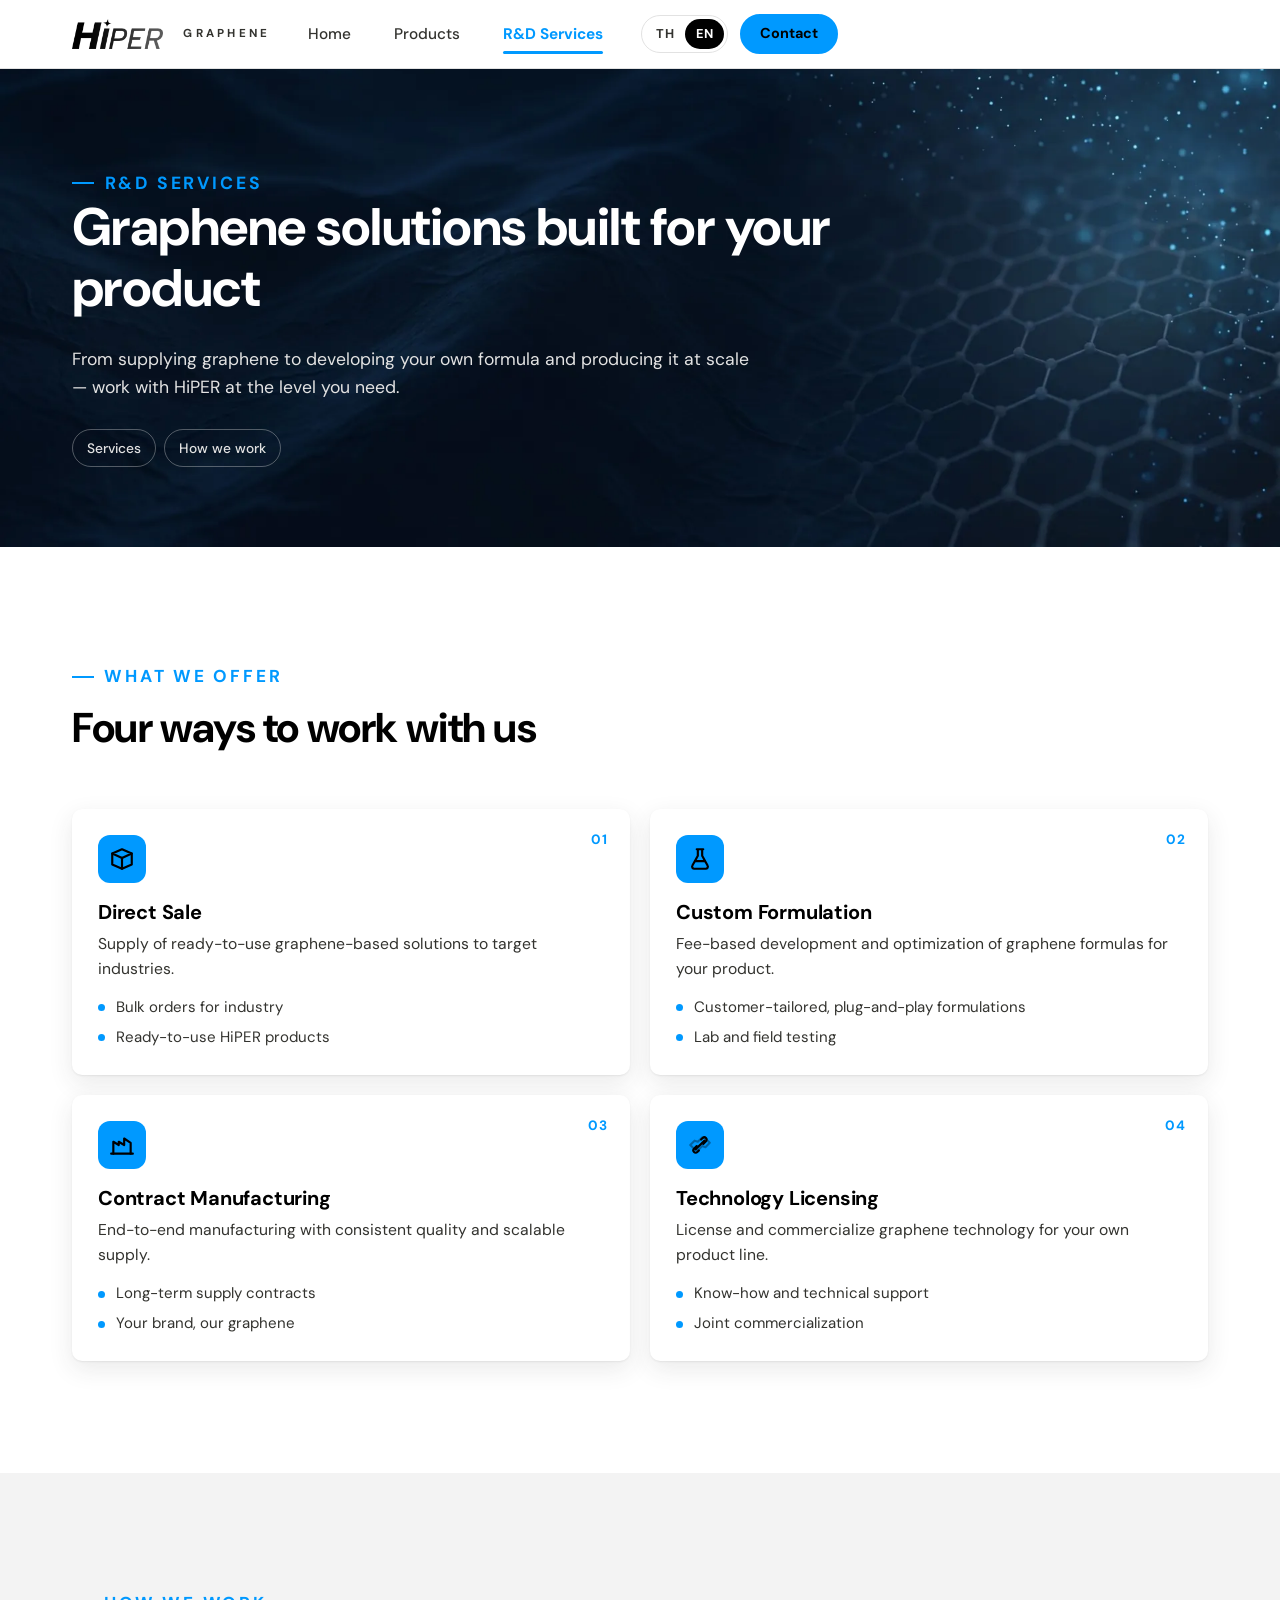
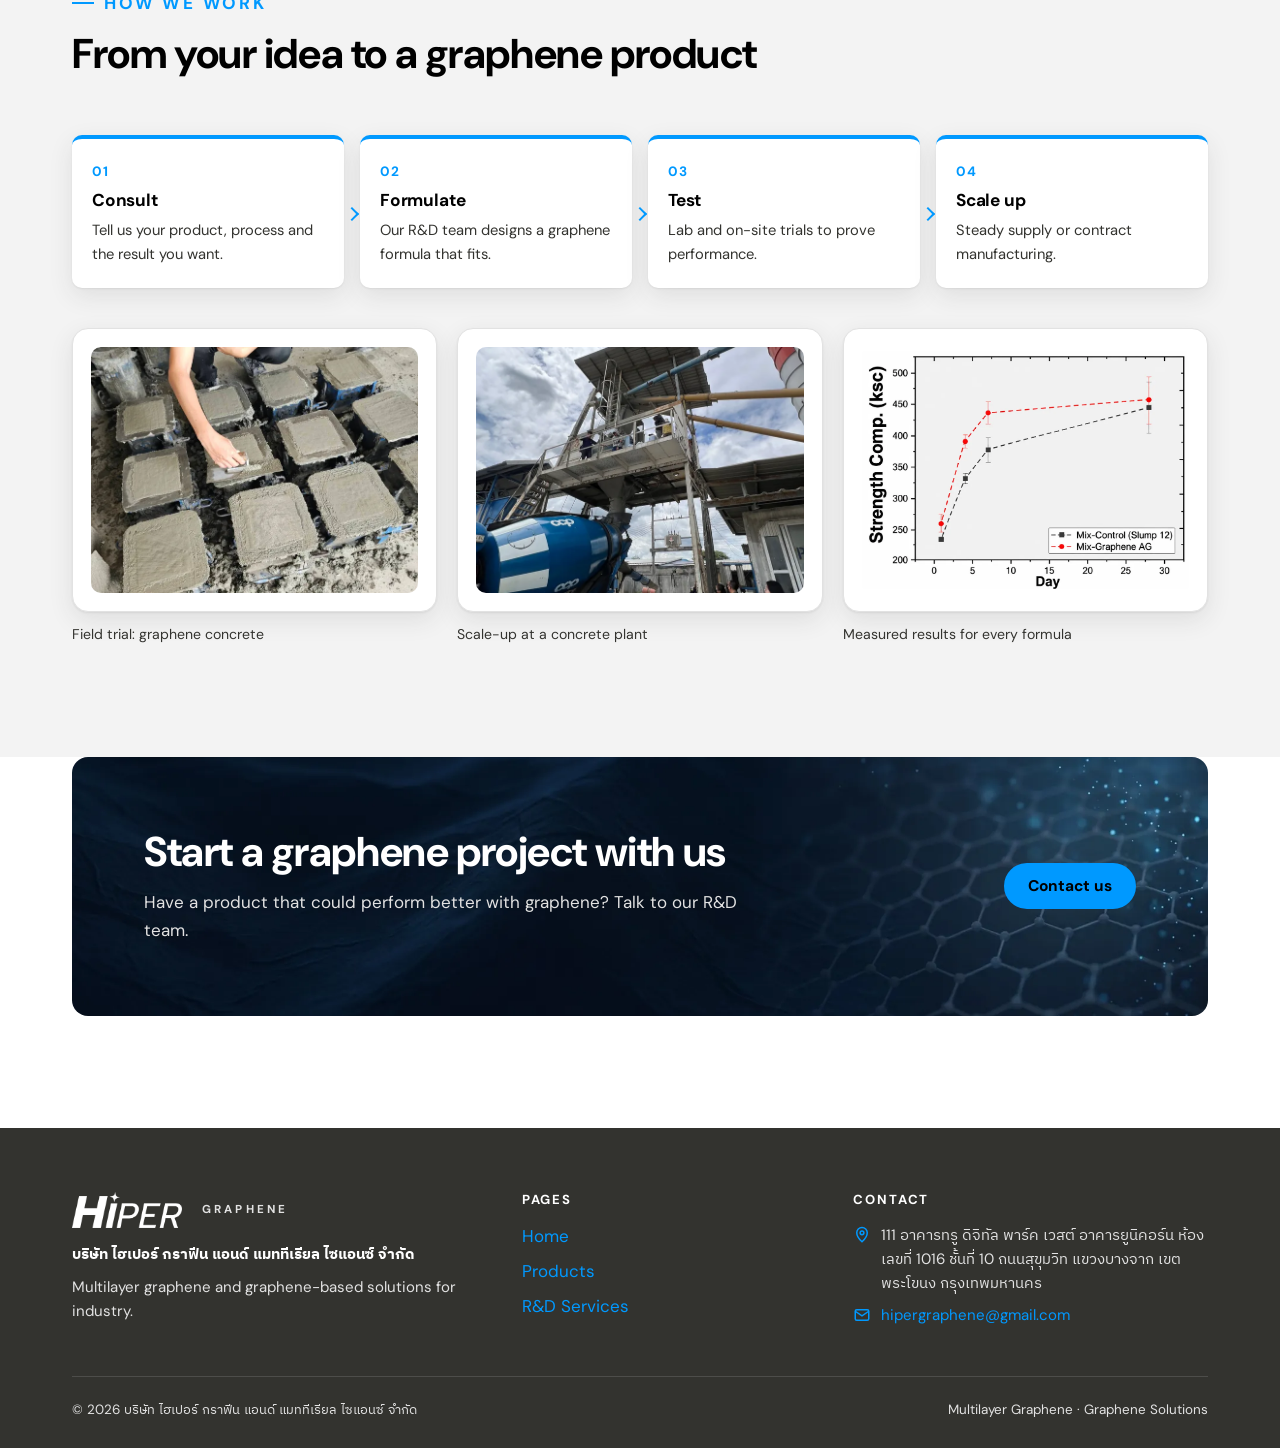
<file: services.html>
<!doctype html>
<html lang="en" class="no-js">
<head>
  <meta charset="utf-8">
  <meta name="viewport" content="width=device-width, initial-scale=1">
  <title>R&amp;D Services — HiPER Graphene</title>
  <meta name="description" content="HiPER Graphene R&amp;D services: graphene supply, custom formulation development, contract manufacturing and technology licensing.">
  <script>try{var l=localStorage.getItem("hiper-graphene-lang");if(l==="th"||l==="en")document.documentElement.lang=l;}catch(e){}</script>
  <link rel="icon" type="image/png" href="assets/images/hiper/logo-black.png">
  <link rel="preconnect" href="https://fonts.googleapis.com">
  <link rel="preconnect" href="https://fonts.gstatic.com" crossorigin>
  <link href="https://fonts.googleapis.com/css2?family=DM+Sans:opsz,wght@9..40,400;9..40,500;9..40,700&family=IBM+Plex+Sans+Thai:wght@300;400;500;600;700&display=swap" rel="stylesheet">
  <link rel="stylesheet" href="styles.css">
</head>
<body data-title-en="R&amp;D Services — HiPER Graphene" data-title-th="บริการวิจัยและพัฒนา | HiPER Graphene">
<a class="skip-link" href="#main"><span lang="en">Skip to content</span><span lang="th">ข้ามไปยังเนื้อหา</span></a>

<!-- ============ NAV ============ -->
<header class="nav">
  <div class="container nav__inner">
    <a class="logo" href="index.html" aria-label="HiPER Graphene home">
      <img src="assets/images/hiper/logo-black.png" width="640" height="210" alt="HiPER">
      <span class="logo__sub">Graphene</span>
    </a>
    <nav aria-label="Main">
      <ul class="nav__links" id="nav-links">
        <li><a href="index.html"><span lang="en">Home</span><span lang="th">หน้าหลัก</span></a></li>
        <li><a href="products.html"><span lang="en">Products</span><span lang="th">ผลิตภัณฑ์</span></a></li>
        <li><a href="services.html" aria-current="page"><span lang="en">R&amp;D Services</span><span lang="th">บริการวิจัยและพัฒนา</span></a></li>
      </ul>
    </nav>
    <div class="nav__actions">
      <div class="lang-switch" role="group" aria-label="Language">
        <button type="button" data-lang="th" aria-pressed="false">TH</button>
        <button type="button" data-lang="en" aria-pressed="true">EN</button>
      </div>
      <a class="btn btn--primary" href="#contact"><span lang="en">Contact</span><span lang="th">ติดต่อเรา</span></a>
      <button class="nav__toggle" type="button" aria-expanded="false" aria-controls="nav-links" aria-label="Menu"><span></span></button>
    </div>
  </div>
</header>

<main id="main">

<!-- ============ PAGE HEADER ============ -->
<section class="page-header page-header--services">
  <div class="container">
    <p class="eyebrow">R&amp;D Services</p>
    <h1><span lang="en">Graphene solutions built for your product</span><span lang="th">บริการวิจัยและพัฒนากราฟีน สำหรับผลิตภัณฑ์ของคุณ</span></h1>
    <p lang="en">From supplying graphene to developing your own formula and producing it at scale — work with HiPER at the level you need.</p>
    <p lang="th">ตั้งแต่จำหน่ายกราฟีน พัฒนาสูตรเฉพาะ ไปจนถึงผลิตในระดับอุตสาหกรรม เลือกร่วมงานกับ HiPER ได้ตามความต้องการของคุณ</p>
    <nav class="page-header__nav" aria-label="On this page">
      <a class="chip" href="#services"><span lang="en">Services</span><span lang="th">บริการ</span></a>
      <a class="chip" href="#process"><span lang="en">How we work</span><span lang="th">ขั้นตอนการทำงาน</span></a>
    </nav>
  </div>
</section>

<!-- ============ SERVICES ============ -->
<section class="section" id="services">
  <div class="container">
    <div class="section-head reveal">
      <p class="eyebrow"><span lang="en">What we offer</span><span lang="th">บริการของเรา</span></p>
      <h2><span lang="en">Four ways to work with us</span><span lang="th">4 รูปแบบการร่วมงานกับเรา</span></h2>
    </div>
    <div class="grid-2">
      <article class="card card--white service reveal"><span class="card__num">01</span>
        <div class="card__icon"><svg viewBox="0 0 24 24" fill="none" stroke="currentColor" stroke-width="2" stroke-linecap="round" stroke-linejoin="round" aria-hidden="true"><path d="M3 7l9-4 9 4-9 4-9-4z"/><path d="M3 7v10l9 4 9-4V7"/><path d="M12 11v10"/></svg></div>
        <h3>Direct Sale</h3>
        <p lang="en">Supply of ready-to-use graphene-based solutions to target industries.</p>
        <p lang="th">จำหน่ายผลิตภัณฑ์กราฟีนพร้อมใช้ให้กับอุตสาหกรรมเป้าหมาย</p>
        <ul>
          <li><span lang="en">Bulk orders for industry</span><span lang="th">สั่งซื้อปริมาณมากสำหรับอุตสาหกรรม</span></li>
          <li><span lang="en">Ready-to-use HiPER products</span><span lang="th">ผลิตภัณฑ์ HiPER พร้อมใช้งาน</span></li>
        </ul>
      </article>
      <article class="card card--white service reveal"><span class="card__num">02</span>
        <div class="card__icon"><svg viewBox="0 0 24 24" fill="none" stroke="currentColor" stroke-width="2" stroke-linecap="round" stroke-linejoin="round" aria-hidden="true"><path d="M9 3h6M10 3v6L5 18a2 2 0 002 3h10a2 2 0 002-3l-5-9V3"/><path d="M7.5 14h9"/></svg></div>
        <h3>Custom Formulation</h3>
        <p lang="en">Fee-based development and optimization of graphene formulas for your product.</p>
        <p lang="th">บริการพัฒนาและปรับปรุงสูตรกราฟีนเฉพาะสำหรับผลิตภัณฑ์ของลูกค้า</p>
        <ul>
          <li><span lang="en">Customer-tailored, plug-and-play formulations</span><span lang="th">สูตรเฉพาะลูกค้า แบบ Plug-and-Play</span></li>
          <li><span lang="en">Lab and field testing</span><span lang="th">ทดสอบในห้องปฏิบัติการและภาคสนาม</span></li>
        </ul>
      </article>
      <article class="card card--white service reveal"><span class="card__num">03</span>
        <div class="card__icon"><svg viewBox="0 0 24 24" fill="none" stroke="currentColor" stroke-width="2" stroke-linecap="round" stroke-linejoin="round" aria-hidden="true"><path d="M2 20h20"/><path d="M4 20V9l5 3V9l5 3V6l6 4v10"/></svg></div>
        <h3>Contract Manufacturing</h3>
        <p lang="en">End-to-end manufacturing with consistent quality and scalable supply.</p>
        <p lang="th">รับจ้างผลิตครบวงจร คุณภาพสม่ำเสมอ และขยายกำลังการผลิตได้</p>
        <ul>
          <li><span lang="en">Long-term supply contracts</span><span lang="th">สัญญาจัดส่งสินค้าระยะยาว</span></li>
          <li><span lang="en">Your brand, our graphene</span><span lang="th">แบรนด์ของคุณ กราฟีนของเรา</span></li>
        </ul>
      </article>
      <article class="card card--white service reveal"><span class="card__num">04</span>
        <div class="card__icon"><svg viewBox="0 0 24 24" fill="none" stroke="currentColor" stroke-width="2" stroke-linecap="round" stroke-linejoin="round" aria-hidden="true"><path d="M11 17l-1.5 1.5a2.1 2.1 0 01-3-3L9 13"/><path d="M13 7l1.5-1.5a2.1 2.1 0 013 3L15 11"/><path d="M8 16l8-8"/><path d="M3 12l4-4 3 1 4-4 3 1 4 4-4 4-3-1-4 4-3-1z" opacity=".35"/></svg></div>
        <h3>Technology Licensing</h3>
        <p lang="en">License and commercialize graphene technology for your own product line.</p>
        <p lang="th">ให้สิทธิ์ใช้เทคโนโลยีกราฟีนและร่วมพัฒนาสู่เชิงพาณิชย์</p>
        <ul>
          <li><span lang="en">Know-how and technical support</span><span lang="th">ถ่ายทอดองค์ความรู้และสนับสนุนทางเทคนิค</span></li>
          <li><span lang="en">Joint commercialization</span><span lang="th">ร่วมผลักดันสู่ตลาด</span></li>
        </ul>
      </article>
    </div>
  </div>
</section>

<!-- ============ HOW WE WORK ============ -->
<section class="section section--alt" id="process">
  <div class="container">
    <div class="section-head reveal">
      <p class="eyebrow"><span lang="en">How we work</span><span lang="th">ขั้นตอนการทำงาน</span></p>
      <h2><span lang="en">From your idea to a graphene product</span><span lang="th">จากโจทย์ของคุณ สู่ผลิตภัณฑ์กราฟีน</span></h2>
    </div>
    <ol class="flow rd-flow" style="list-style:none;padding:0;margin:0">
      <li class="flow__step reveal"><h3><span lang="en">Consult</span><span lang="th">ปรึกษาโจทย์</span></h3>
        <p lang="en">Tell us your product, process and the result you want.</p><p lang="th">แจ้งผลิตภัณฑ์ กระบวนการผลิต และผลลัพธ์ที่ต้องการ</p></li>
      <li class="flow__step reveal"><h3><span lang="en">Formulate</span><span lang="th">พัฒนาสูตร</span></h3>
        <p lang="en">Our R&amp;D team designs a graphene formula that fits.</p><p lang="th">ทีมวิจัยออกแบบสูตรกราฟีนที่เหมาะกับงานของคุณ</p></li>
      <li class="flow__step reveal"><h3><span lang="en">Test</span><span lang="th">ทดสอบ</span></h3>
        <p lang="en">Lab and on-site trials to prove performance.</p><p lang="th">ทดสอบในห้องปฏิบัติการและหน้างานจริง</p></li>
      <li class="flow__step reveal"><h3><span lang="en">Scale up</span><span lang="th">ผลิตจริง</span></h3>
        <p lang="en">Steady supply or contract manufacturing.</p><p lang="th">จัดส่งต่อเนื่อง หรือรับจ้างผลิตให้</p></li>
    </ol>
    <div class="grid-3 mt-4">
      <figure class="figure reveal">
        <div class="figure__frame figure__frame--white">
          <button class="zoomable" type="button" data-lightbox="assets/images/hiper/test-cubes.webp" data-group="rd" data-caption-en="Preparing concrete test cubes" data-caption-th="เตรียมก้อนตัวอย่างคอนกรีตทดสอบ">
            <img src="assets/images/hiper/test-cubes.webp" width="675" height="900" loading="lazy" alt="Team preparing graphene concrete test cubes" style="aspect-ratio:4/3;object-fit:cover">
          </button>
        </div>
        <figcaption><span lang="en">Field trial: graphene concrete</span><span lang="th">ทดสอบภาคสนาม: คอนกรีตผสมกราฟีน</span></figcaption>
      </figure>
      <figure class="figure reveal">
        <div class="figure__frame figure__frame--white">
          <button class="zoomable" type="button" data-lightbox="assets/images/hiper/test-plant.webp" data-group="rd" data-caption-en="Trial at a ready-mix concrete plant" data-caption-th="ทดสอบที่โรงงานคอนกรีตผสมเสร็จ">
            <img src="assets/images/hiper/test-plant.webp" width="675" height="900" loading="lazy" alt="Ready-mix concrete plant and truck" style="aspect-ratio:4/3;object-fit:cover">
          </button>
        </div>
        <figcaption><span lang="en">Scale-up at a concrete plant</span><span lang="th">ขยายผลที่โรงงานคอนกรีต</span></figcaption>
      </figure>
      <figure class="figure reveal">
        <div class="figure__frame figure__frame--white">
          <button class="zoomable" type="button" data-lightbox="assets/images/hiper/test-chart.webp" data-group="rd" data-caption-en="Compressive strength results" data-caption-th="ผลทดสอบกำลังอัด">
            <img src="assets/images/hiper/test-chart.webp" width="1000" height="727" loading="lazy" alt="Compressive strength chart, graphene mix vs control" style="aspect-ratio:4/3;object-fit:contain;background:#fff">
          </button>
        </div>
        <figcaption><span lang="en">Measured results for every formula</span><span lang="th">วัดผลจริงในทุกสูตร</span></figcaption>
      </figure>
    </div>
  </div>
</section>

<!-- ============ CTA ============ -->
<section class="section" style="padding-top:0">
  <div class="container">
    <div class="cta reveal">
      <div>
        <h2><span lang="en">Start a graphene project with us</span><span lang="th">เริ่มโครงการกราฟีนกับเรา</span></h2>
        <p lang="en">Have a product that could perform better with graphene? Talk to our R&amp;D team.</p>
        <p lang="th">มีผลิตภัณฑ์ที่อยากให้ดีขึ้นด้วยกราฟีน? พูดคุยกับทีมวิจัยและพัฒนาของเรา</p>
      </div>
      <a class="btn btn--primary" href="#contact"><span lang="en">Contact us</span><span lang="th">ติดต่อเรา</span></a>
    </div>
  </div>
</section>

</main>

<!-- ============ FOOTER ============ -->
<footer class="footer" id="contact">
  <div class="container">
    <div class="footer__grid">
      <div>
        <a class="logo" href="index.html" aria-label="HiPER Graphene home"><img src="assets/images/hiper/logo-white.png" width="640" height="210" alt="HiPER"><span class="logo__sub">Graphene</span></a>
        <p class="footer__company">บริษัท ไฮเปอร์ กราฟีน แอนด์ แมททีเรียล ไซแอนซ์ จำกัด</p>
        <p lang="en">Multilayer graphene and graphene-based solutions for industry.</p>
        <p lang="th">กราฟีนหลายชั้นและผลิตภัณฑ์กราฟีนสำหรับภาคอุตสาหกรรม</p>
      </div>
      <div>
        <h4><span lang="en">Pages</span><span lang="th">หน้าเว็บ</span></h4>
        <ul>
          <li><a href="index.html"><span lang="en">Home</span><span lang="th">หน้าหลัก</span></a></li>
          <li><a href="products.html"><span lang="en">Products</span><span lang="th">ผลิตภัณฑ์</span></a></li>
          <li><a href="services.html"><span lang="en">R&amp;D Services</span><span lang="th">บริการวิจัยและพัฒนา</span></a></li>
        </ul>
      </div>
      <div>
        <h4><span lang="en">Contact</span><span lang="th">ติดต่อ</span></h4>
        <ul class="contact-list">
          <li><svg viewBox="0 0 24 24" fill="none" stroke="currentColor" stroke-width="2" aria-hidden="true"><path d="M12 21s-7-6.2-7-12a7 7 0 0114 0c0 5.8-7 12-7 12z"/><circle cx="12" cy="9" r="2.5"/></svg><a href="https://www.google.com/maps/search/?api=1&query=True+Digital+Park+West+Unicorn+Building+Bangkok" target="_blank" rel="noopener" class="contact-list__addr">111 อาคารทรู ดิจิทัล พาร์ค เวสต์ อาคารยูนิคอร์น ห้องเลขที่ 1016 ชั้นที่ 10 ถนนสุขุมวิท แขวงบางจาก เขตพระโขนง กรุงเทพมหานคร</a></li>
          <li><svg viewBox="0 0 24 24" fill="none" stroke="currentColor" stroke-width="2" aria-hidden="true"><rect x="3" y="5" width="18" height="14" rx="2"/><path d="M3 7l9 6 9-6"/></svg><a href="mailto:hipergraphene@gmail.com">hipergraphene@gmail.com</a></li>
        </ul>
      </div>
    </div>
    <div class="footer__bottom">
      <span>© <span data-year>2026</span> บริษัท ไฮเปอร์ กราฟีน แอนด์ แมททีเรียล ไซแอนซ์ จำกัด</span>
      <span>Multilayer Graphene · Graphene Solutions</span>
    </div>
  </div>
</footer>

<script src="script.js"></script>
</body>
</html>
</file>
<file: styles.css>
/* ==========================================================================
   HiPER Graphene — shared styles
   Palette: #0099FF accent · #000000 ink · #FFFFFF base · #E2E2E2 / #33332F support
   ========================================================================== */

:root {
  --accent: #0099FF;
  --ink: #000000;
  --base: #FFFFFF;
  --surface: #E2E2E2;
  --deep: #33332F;

  --font: "DM Sans", "IBM Plex Sans Thai", system-ui, sans-serif;
  --radius: 10px;
  --radius-lg: 16px;
  --shadow: 0 1px 2px rgba(51, 51, 47, .08), 0 8px 24px rgba(51, 51, 47, .10);
  --shadow-lg: 0 2px 4px rgba(51, 51, 47, .08), 0 18px 40px rgba(51, 51, 47, .16);
  --max: 1200px;
  --gutter: clamp(16px, 4vw, 32px);
  --nav-h: 68px;

  /* Honeycomb line patterns (light on dark / dark on light) */
  /* --hex-dark: url("data:image/svg+xml,%3Csvg xmlns='http://www.w3.org/2000/svg' width='56' height='100' viewBox='0 0 56 100'%3E%3Cpath d='M28 66L0 50V16L28 0l28 16v34L28 66zm0 0v34' fill='none' stroke='%230099FF' stroke-opacity='.3' stroke-width='1'/%3E%3C/svg%3E");
  --hex-light: url("data:image/svg+xml,%3Csvg xmlns='http://www.w3.org/2000/svg' width='56' height='100' viewBox='0 0 56 100'%3E%3Cpath d='M28 66L0 50V16L28 0l28 16v34L28 66zm0 0v34' fill='none' stroke='%23E2E2E2' stroke-width='1'/%3E%3C/svg%3E"); */
}

/* ---------- Language switching ---------- */
html[lang="en"] [lang="th"],
html[lang="th"] [lang="en"] { display: none !important; }

/* ---------- Base ---------- */
*, *::before, *::after { box-sizing: border-box; }
html { scroll-behavior: smooth; scroll-padding-top: calc(var(--nav-h) + 12px); -webkit-text-size-adjust: 100%; }
body {
  margin: 0;
  font-family: var(--font);
  font-size: 17px;
  line-height: 1.6;
  color: var(--ink);
  background: var(--base);
  -webkit-font-smoothing: antialiased;
  overflow-x: hidden;
}
html[lang="th"] body { line-height: 1.75; }
img { max-width: 100%; height: auto; display: block; }
a { color: var(--accent); text-decoration: none; }
a:hover { text-decoration: underline; }
h1, h2, h3, h4 { line-height: 1.15; margin: 0 0 .5em; font-weight: 700; letter-spacing: -.01em; }
html[lang="th"] h1, html[lang="th"] h2, html[lang="th"] h3, html[lang="th"] h4 { line-height: 1.35; letter-spacing: 0; }
h1 { font-size: clamp(2.2rem, 5.2vw, 4rem); }
h2 { font-size: clamp(1.75rem, 3.4vw, 2.6rem); }
h3 { font-size: 1.25rem; }
p { margin: 0 0 1em; }
:focus-visible { outline: 3px solid var(--accent); outline-offset: 3px; border-radius: 4px; }
::selection { background: var(--accent); color: var(--ink); }

.container { width: 100%; max-width: var(--max); margin: 0 auto; padding: 0 var(--gutter); }
.section { padding: clamp(64px, 9vw, 112px) 0; }
.section--alt { background: #F6F6F6; background: color-mix(in srgb, var(--surface) 40%, var(--base)); }
.section--dark { background: var(--ink); color: var(--base); }
.section--dark p { color: var(--surface); }
.hex-bg { background-image: var(--hex-dark); background-size: 56px 100px; }
.hex-bg-light { background-image: var(--hex-light); background-size: 56px 100px; }

.eyebrow {
  display: inline-flex; align-items: center; gap: .6em;
  font-size: .78rem; font-weight: 700; letter-spacing: .16em; text-transform: uppercase;
  color: var(--accent); margin-bottom: 14px;
}
/* Thai text looks broken with wide letter spacing, so keep Thai eyebrows tight */
.eyebrow [lang="th"] { letter-spacing: .02em; }
.eyebrow::before { content: ""; width: 22px; height: 2px; background: var(--accent); }
.section-head { max-width: 760px; margin-bottom: clamp(32px, 5vw, 56px); }
.section-head p { color: var(--deep); font-size: 1.08rem; }
.section--dark .section-head p { color: var(--surface); }
.accent { color: var(--accent); }
.muted { color: var(--deep); }

.skip-link { position: absolute; left: -999px; top: 8px; background: var(--accent); color: var(--ink); padding: 8px 14px; border-radius: 6px; z-index: 200; font-weight: 700; }
.skip-link:focus { left: 8px; }

/* ---------- Buttons ---------- */
.btn {
  display: inline-flex; align-items: center; justify-content: center; gap: .5em;
  min-height: 46px; padding: 0 22px; border-radius: 999px;
  font: inherit; font-weight: 700; font-size: .97rem; cursor: pointer;
  border: 2px solid var(--accent); transition: transform .2s, background .2s, color .2s;
  text-decoration: none !important;
}
.btn--primary { background: var(--accent); color: var(--ink); }
.btn--primary:hover { background: var(--ink); color: var(--accent); }
.btn--outline { background: transparent; color: var(--accent); }
.btn--outline:hover { background: var(--accent); color: var(--ink); }
.btn:active { transform: translateY(1px); }
.btn svg { width: 18px; height: 18px; }
.section--dark .btn--primary:hover, .hero .btn--primary:hover { background: var(--base); color: var(--ink); border-color: var(--base); }
.link-arrow { font-weight: 700; display: inline-flex; gap: .4em; align-items: center; }

/* ---------- Navbar ---------- */
.nav {
  position: sticky; top: 0; z-index: 100;
  background: rgba(255, 255, 255, .94); backdrop-filter: saturate(1.4) blur(10px);
  border-bottom: 1px solid var(--surface);
  transition: box-shadow .25s;
}
.nav.is-scrolled { box-shadow: 0 6px 20px rgba(51, 51, 47, .10); }
.nav__inner { height: var(--nav-h); display: flex; align-items: center; gap: 24px; }
.logo { display: inline-flex; align-items: center; gap: 20px; color: var(--ink); font-weight: 700; font-size: 1.12rem; text-decoration: none !important; white-space: nowrap; }
.logo img { height: 30px; width: auto; flex: none; }
.logo__sub { font-size: .72rem; font-weight: 700; letter-spacing: .28em; color: var(--deep); text-transform: uppercase; }
.logo b { color: var(--accent); }
.nav__links { display: flex; gap: 15px; margin: 0 auto; list-style: none; padding: 0; }
.nav__links a {
  position: relative; display: block; padding: 10px 14px; border-radius: 8px;
  color: var(--deep); font-weight: 500; font-size: .96rem; text-decoration: none;
}
.nav__links a:hover { color: var(--ink); background: color-mix(in srgb, var(--surface) 55%, transparent); }
.nav__links a[aria-current="page"] { color: var(--accent); font-weight: 700; }
.nav__links a[aria-current="page"]::after {
  content: ""; position: absolute; left: 14px; right: 14px; bottom: 2px; height: 3px; border-radius: 3px; background: var(--accent);
}
.nav__actions { display: flex; align-items: center; gap: 12px; }
.lang-switch { display: inline-flex; border: 1px solid var(--surface); border-radius: 999px; padding: 3px; background: var(--base); }
.lang-switch button {
  font: inherit; font-size: .8rem; font-weight: 700; letter-spacing: .04em;
  border: 0; background: transparent; color: var(--deep); padding: 5px 11px; border-radius: 999px; cursor: pointer;
}
.lang-switch button[aria-pressed="true"] { background: var(--ink); color: var(--base); }
.nav .btn { min-height: 40px; padding: 0 18px; font-size: .9rem; }
.nav__toggle { display: none; width: 44px; height: 44px; border: 1px solid var(--surface); background: var(--base); border-radius: 10px; cursor: pointer; align-items: center; justify-content: center; }
.nav__toggle span, .nav__toggle span::before, .nav__toggle span::after { display: block; width: 18px; height: 2px; background: var(--ink); position: relative; transition: transform .25s, background .25s; }
.nav__toggle span::before, .nav__toggle span::after { content: ""; position: absolute; left: 0; }
.nav__toggle span::before { top: -6px; } .nav__toggle span::after { top: 6px; }
.nav.is-open .nav__toggle span { background: transparent; }
.nav.is-open .nav__toggle span::before { transform: translateY(6px) rotate(45deg); }
.nav.is-open .nav__toggle span::after { transform: translateY(-6px) rotate(-45deg); }

@media (max-width: 920px) {
  .nav__toggle { display: inline-flex; }
  .nav__inner { gap: 12px; }
  .nav__actions { margin-left: auto; }
  .nav__actions .btn { display: none; }
  .nav__links {
    position: absolute; top: var(--nav-h); left: 0; right: 0; margin: 0;
    flex-direction: column; gap: 0; padding: 8px var(--gutter) 18px;
    background: var(--base); border-bottom: 1px solid var(--surface); box-shadow: 0 16px 30px rgba(51, 51, 47, .12);
    display: none;
  }
  .nav.is-open .nav__links { display: flex; }
  .nav__links a { padding: 14px 4px; border-bottom: 1px solid var(--surface); border-radius: 0; }
  .nav__links a[aria-current="page"]::after { left: 4px; right: auto; width: 28px; bottom: 6px; }
}
@media (max-width: 350px) { .logo__sub { display: none; } }

/* ---------- Hero / page header ---------- */
.hero { position: relative; background: #000 url("assets/images/hero-bg.webp") center / cover no-repeat; color: var(--base); overflow: hidden; }
/* .hero { position: relative; background: var(--ink); color: var(--base); overflow: hidden; } */
/* .hero::before { content: ""; position: absolute; inset: 0; background-image: var(--hex-dark); background-size: 56px 100px; opacity: 0.9;
  -webkit-mask-image: linear-gradient(90deg, transparent 0%, #000 55%); mask-image: linear-gradient(90deg, transparent 0%, #000 55%); } */
.hero__grid { position: relative; display: grid; grid-template-columns: .85fr 1.15fr; gap: clamp(28px, 5vw, 64px); align-items: center; padding-top: clamp(64px, 9vw, 120px); padding-bottom: clamp(64px, 9vw, 120px); }
.hero h1 { color: var(--base); }
.hero h1 em { font-style: normal; color: var(--accent); }
.hero__sub { font-size: 1.12rem; color: var(--surface); max-width: 560px; }
.hero__en { font-size: .95rem; color: var(--accent); font-weight: 500; margin-bottom: 18px; }
.hero__ctas { display: flex; flex-wrap: wrap; gap: 12px; margin-top: 28px; }
.hero__visual { position: relative; }
.hero__visual img { width: 100%; border-radius: var(--radius-lg); }
.hero__badge {
  position: absolute; left: -12px; bottom: 18px; background: var(--base); color: var(--ink);
  border: 2px solid var(--accent); border-radius: var(--radius); padding: 12px 16px; box-shadow: var(--shadow-lg);
  font-size: .85rem; line-height: 1.3; max-width: 230px;
}
.hero__badge strong { display: block; color: var(--accent); font-size: 1.5rem; line-height: 1.1; }
@media (max-width: 860px) {
  .hero__grid { grid-template-columns: 1fr; }
  .hero__badge { left: 12px; }
}

.page-header { position: relative; background: var(--ink); color: var(--base); overflow: hidden; }
.page-header::before { content: ""; position: absolute; inset: 0; background-image: var(--hex-dark); background-size: 56px 100px;
  -webkit-mask-image: linear-gradient(90deg, transparent 10%, #000 70%); mask-image: linear-gradient(90deg, transparent 10%, #000 70%); }
.page-header .container { position: relative; padding-top: clamp(56px, 8vw, 96px); padding-bottom: clamp(48px, 7vw, 80px); }
.page-header h1 { font-size: clamp(2rem, 4.4vw, 3.3rem); color: var(--base); max-width: 820px; }
.page-header p { color: var(--surface); max-width: 680px; font-size: 1.1rem; margin: 0; }
/* Products page header: dark lab on the left (behind text), graphene sheet on the right */
.page-header--products { background: #050d1a url("assets/images/research-header-bg.webp") right center / cover no-repeat; }
.page-header--products::before { content: none; }
@media (max-width: 760px) {
  .page-header--products { background: linear-gradient(rgba(5, 13, 26, .6), rgba(5, 13, 26, .6)), #050d1a url("assets/images/research-header-bg.webp") 80% center / cover no-repeat; }
}
/* Services page header: dark waves on the left, honeycomb on the right */
.page-header--services { background: #0c192a url("assets/images/cta-bg.webp") right center / cover no-repeat; }
.page-header--services::before { content: none; }
@media (max-width: 760px) {
  .page-header--services { background: linear-gradient(rgba(5, 13, 28, .55), rgba(5, 13, 28, .55)), #0c192a url("assets/images/cta-bg.webp") 75% center / cover no-repeat; }
}
.page-header__nav { display: flex; flex-wrap: wrap; gap: 8px; margin-top: 28px; }
.chip {
  display: inline-flex; align-items: center; padding: 7px 14px; border-radius: 999px;
  border: 1px solid rgba(226, 226, 226, .35); color: var(--surface); font-size: .86rem; font-weight: 500; text-decoration: none !important;
}
.chip:hover { border-color: var(--accent); color: var(--accent); }

/* ---------- Stats ---------- */
.stats { display: grid; grid-template-columns: repeat(auto-fit, minmax(190px, 1fr)); gap: 16px; }
.stat {
  border: 2px solid var(--accent); border-radius: var(--radius); background: var(--base);
  padding: 22px 20px; box-shadow: var(--shadow);
}
.stat__num { display: block; font-size: clamp(1.8rem, 3vw, 2.3rem); font-weight: 700; color: var(--accent); line-height: 1.05; font-variant-numeric: tabular-nums; }
.stat__unit { font-size: .55em; font-weight: 700; margin-left: .15em; }
.stat__label { display: block; margin-top: 8px; color: var(--deep); font-size: .92rem; line-height: 1.45; }
.stats--overlap { margin-top: -56px; position: relative; z-index: 2; }

/* ---------- Generic layouts ---------- */
.split { display: grid; grid-template-columns: 1fr 1fr; gap: clamp(28px, 5vw, 64px); align-items: center; }
.split--wide-media { grid-template-columns: .9fr 1.1fr; }
@media (max-width: 860px) { .split, .split--wide-media { grid-template-columns: 1fr; } }
/* Let grid children shrink so wide tables scroll inside .table-wrap instead of stretching the page */
.split > *, .grid-2 > *, .grid-3 > *, .tech > *, .feature > *, .hero__grid > * { min-width: 0; }
.grid-3 { display: grid; grid-template-columns: repeat(3, 1fr); gap: 20px; }
.grid-2 { display: grid; grid-template-columns: repeat(2, 1fr); gap: 20px; }
@media (max-width: 960px) { .grid-3 { grid-template-columns: repeat(2, 1fr); } }
@media (max-width: 640px) { .grid-3, .grid-2 { grid-template-columns: 1fr; } }

/* ---------- Cards ---------- */
.card { background: var(--surface); border-radius: var(--radius); padding: 26px; position: relative; }
.card--white { background: var(--base); box-shadow: var(--shadow); }
.card--key { background: var(--base); border: 2px solid var(--accent); box-shadow: var(--shadow); }
.card--dark { background: var(--deep); color: var(--base); }
.card h3 { margin-bottom: .35em; }
.card p { margin: 0; color: var(--deep); font-size: .98rem; }
.card--dark p { color: var(--surface); } /* must stay after .card p */
/* Image at the top of a card: always fills the card width, crops to 16:9 */
.card__img { width: 100%; aspect-ratio: 16 / 9; object-fit: cover; border-radius: 8px; margin-bottom: 18px; background: var(--ink); }
.card:has(.card__img) .card__num { top: 12px; right: 12px; background: var(--ink); padding: 3px 8px; border-radius: 6px; }
.card--dark h3 { color: var(--base); }
.card__icon {
  width: 48px; height: 48px; border-radius: 12px; display: grid; place-items: center;
  background: var(--ink); color: var(--accent); margin-bottom: 18px;
}
.card__icon svg { width: 26px; height: 26px; }
.card__num { position: absolute; top: 20px; right: 22px; font-weight: 700; font-size: .85rem; color: var(--accent); letter-spacing: .08em; }

/* ---------- Figures ---------- */
.figure { margin: 0; }
.figure__frame { background: var(--surface); border-radius: var(--radius-lg); padding: clamp(10px, 1.6vw, 18px); box-shadow: var(--shadow); }
.figure__frame--white { background: var(--base); border: 1px solid var(--surface); }
.figure__frame--dark { background: var(--ink); }
.figure__frame img { border-radius: calc(var(--radius-lg) - 6px); width: 100%; }
.figure figcaption { margin-top: 12px; font-size: .88rem; color: var(--deep); line-height: 1.5; }
.figure figcaption strong { color: var(--ink); }
button.zoomable { all: unset; display: block; cursor: zoom-in; width: 100%; border-radius: calc(var(--radius-lg) - 6px); }
button.zoomable:focus-visible { outline: 3px solid var(--accent); outline-offset: 3px; }

/* ---------- Badges ---------- */
.badges { display: flex; flex-wrap: wrap; gap: 8px; margin-top: 18px; }
.badge { display: inline-flex; align-items: center; gap: 6px; padding: 6px 13px; border-radius: 999px; background: var(--ink); color: var(--base); font-size: .82rem; font-weight: 700; }
.badge::before { content: ""; width: 7px; height: 7px; border-radius: 50%; background: var(--accent); }
.badge--light { background: var(--surface); color: var(--ink); }

/* ---------- Process flow ---------- */
.flow { display: grid; grid-template-columns: repeat(4, 1fr); gap: 16px; counter-reset: step; }
.flow__step { position: relative; background: var(--base); border-radius: var(--radius); padding: 22px 20px; box-shadow: var(--shadow); border-top: 4px solid var(--surface); }
.flow__step:last-child { border-top-color: var(--accent); }
.flow__step::before { counter-increment: step; content: "0" counter(step); font-weight: 700; color: var(--accent); font-size: .85rem; letter-spacing: .1em; display: block; margin-bottom: 8px; }
.flow__step h3 { font-size: 1.08rem; }
.flow__step p { font-size: .92rem; color: var(--deep); margin: 0; }
.flow__step:not(:last-child)::after {
  content: ""; position: absolute; top: 50%; right: -13px; width: 10px; height: 10px; z-index: 1;
  border-top: 2px solid var(--accent); border-right: 2px solid var(--accent); transform: translateY(-50%) rotate(45deg);
}
@media (max-width: 860px) {
  .flow { grid-template-columns: 1fr 1fr; }
  .flow__step::after { display: none; }
}
@media (max-width: 480px) { .flow { grid-template-columns: 1fr; } }

/* ---------- Tables ---------- */
.table-wrap { overflow-x: auto; border-radius: var(--radius); box-shadow: var(--shadow); background: var(--base); -webkit-overflow-scrolling: touch; }
.table { width: 100%; border-collapse: collapse; font-size: .95rem; min-width: 460px; }
.table caption { text-align: left; font-weight: 700; padding: 16px 18px; background: var(--ink); color: var(--base); font-size: 1rem; }
.table th, .table td { padding: 12px 18px; text-align: left; vertical-align: top; border-bottom: 1px solid var(--surface); }
.table thead th { background: var(--deep); color: var(--base); font-size: .82rem; letter-spacing: .06em; text-transform: uppercase; }
.table tbody th { font-weight: 500; color: var(--deep); width: 46%; }
.table tbody tr:nth-child(even) { background: color-mix(in srgb, var(--surface) 30%, var(--base)); }
.table tbody tr:last-child th, .table tbody tr:last-child td { border-bottom: 0; }
.table td { font-weight: 700; }
.table tr.is-key td { color: var(--accent); }
.table tr.is-key { box-shadow: inset 4px 0 0 var(--accent); }

.compare { min-width: 520px; }
.compare th, .compare td { text-align: center; }
.compare tbody th { text-align: left; }
.compare .col-key { background: color-mix(in srgb, var(--accent) 8%, var(--base)); box-shadow: inset 2px 0 0 var(--accent), inset -2px 0 0 var(--accent); color: var(--ink); }
.compare thead .col-key { background: var(--accent); color: var(--ink); }
.compare tbody tr:last-child .col-key { box-shadow: inset 2px 0 0 var(--accent), inset -2px 0 0 var(--accent), inset 0 -2px 0 var(--accent); }
.yes { color: var(--accent); } .no { color: var(--deep); font-weight: 500; }

/* ---------- Tabs ---------- */
.tabs__list { display: flex; flex-wrap: wrap; gap: 8px; margin-bottom: 24px; }
.tabs__tab {
  font: inherit; font-weight: 700; font-size: .95rem; padding: 10px 18px; border-radius: 999px; cursor: pointer;
  border: 2px solid var(--surface); background: var(--base); color: var(--deep);
}
.tabs__tab:hover { border-color: var(--accent); color: var(--ink); }
.tabs__tab[aria-selected="true"] { background: var(--accent); border-color: var(--accent); color: var(--ink); }
.tabs__panel[hidden] { display: none; }
.tech { display: grid; grid-template-columns: 1.15fr .85fr; gap: clamp(24px, 4vw, 48px); align-items: start; }
.tech h3 { font-size: 1.5rem; }
.tech__full { color: var(--deep); font-size: .9rem; font-weight: 500; margin-bottom: 14px; }
.readings { list-style: none; padding: 0; margin: 18px 0 0; display: grid; gap: 8px; }
.readings li { display: flex; justify-content: space-between; gap: 16px; padding: 10px 14px; border-radius: 8px; background: var(--base); border-left: 3px solid var(--accent); font-size: .94rem; }
.readings li b { color: var(--accent); white-space: nowrap; }
@media (max-width: 860px) { .tech { grid-template-columns: 1fr; } }

/* ---------- Accordion ---------- */
.accordion { display: grid; gap: 12px; }
.acc { background: var(--base); border-radius: var(--radius); box-shadow: var(--shadow); overflow: hidden; }
.acc__btn {
  all: unset; box-sizing: border-box; width: 100%; display: flex; align-items: center; gap: 14px; cursor: pointer;
  padding: 18px 22px; font-weight: 700; font-size: 1.05rem;
}
.acc__btn:focus-visible { outline: 3px solid var(--accent); outline-offset: -3px; }
.acc__count { display: grid; place-items: center; min-width: 38px; height: 38px; border-radius: 10px; background: color-mix(in srgb, var(--accent) 10%, var(--base)); border: 1px solid color-mix(in srgb, var(--accent) 30%, var(--base)); color: var(--accent); font-size: 1.05rem; transition: background .2s, color .2s; }
.acc__btn[aria-expanded="true"] .acc__count { background: var(--accent); border-color: var(--accent); color: var(--base); }
.acc__chev { margin-left: auto; width: 12px; height: 12px; border-right: 2px solid var(--deep); border-bottom: 2px solid var(--deep); transform: rotate(45deg); transition: transform .25s; }
.acc__btn[aria-expanded="true"] .acc__chev { transform: rotate(-135deg); }
.acc__panel { padding: 0 22px 18px; }
.acc__panel[hidden] { display: none; }
.ip-list { list-style: none; margin: 0; padding: 0; }
.ip-list li { display: grid; grid-template-columns: 170px 1fr; gap: 6px 18px; padding: 14px 0; border-top: 1px solid var(--surface); }
.ip-no { font-weight: 700; color: var(--accent); font-variant-numeric: tabular-nums; }
.ip-date { display: block; font-size: .85rem; color: var(--deep); font-weight: 500; }
.ip-title { font-size: .97rem; }
@media (max-width: 600px) { .ip-list li { grid-template-columns: 1fr; } }

/* ---------- Citation ---------- */
.citation { display: grid; grid-template-columns: auto 1fr; gap: 22px; align-items: start; border: 2px solid var(--accent); background: var(--base); border-radius: var(--radius-lg); padding: clamp(22px, 3vw, 34px); box-shadow: var(--shadow); }
.citation__icon { width: 56px; height: 56px; border-radius: 14px; background: color-mix(in srgb, var(--accent) 10%, var(--base)); border: 1px solid color-mix(in srgb, var(--accent) 30%, var(--base)); color: var(--accent); display: grid; place-items: center; }
.citation__icon svg { width: 28px; height: 28px; }
.citation h3 { font-size: clamp(1.15rem, 2vw, 1.45rem); }
.citation__meta { color: var(--deep); margin: 0; }
.citation__meta i { color: var(--ink); font-weight: 700; }
@media (max-width: 560px) { .citation { grid-template-columns: 1fr; } }

/* ---------- Gallery ---------- */
/* Fixed grid: every tile has the same row height and photos are cropped to fill (object-fit: cover),
   so edges line up. Desktop = 4 columns; .is-big = 2x2, .is-wide = 2 columns. */
.gallery { display: grid; grid-template-columns: repeat(4, 1fr); grid-auto-rows: 210px; gap: 14px; grid-auto-flow: dense; }
.gallery__item { position: relative; margin: 0; background: var(--surface); border-radius: var(--radius); overflow: hidden; box-shadow: var(--shadow); min-width: 0; }
.gallery__item.is-big { grid-column: span 2; grid-row: span 2; }
.gallery__item.is-wide { grid-column: span 2; }
.gallery__item button { all: unset; display: block; cursor: zoom-in; width: 100%; height: 100%; }
.gallery__item img { width: 100%; height: 100%; object-fit: cover; transition: transform .5s; }
.gallery__item button:hover img { transform: scale(1.05); }
.gallery__item button:focus-visible { outline: 3px solid var(--accent); outline-offset: -3px; }
/* Caption sits on the photo, on a dark fade so it is readable on any image */
.gallery__item figcaption {
  position: absolute; left: 0; right: 0; bottom: 0; pointer-events: none;
  padding: 28px 14px 12px; font-size: .88rem; font-weight: 500; color: var(--base);
  background: linear-gradient(transparent, rgba(0, 0, 0, .75));
}
.gallery__item.is-big figcaption { font-size: 1rem; padding: 40px 18px 16px; }
@media (max-width: 900px) {
  /* Tablet: 2 columns; the big tile becomes a full-width banner */
  .gallery { grid-template-columns: repeat(2, 1fr); grid-auto-rows: 190px; }
  .gallery__item.is-big { grid-column: span 2; grid-row: span 2; }
}
@media (max-width: 560px) {
  /* Phone: 1 column, every photo 4:3 */
  .gallery { grid-template-columns: 1fr; grid-auto-rows: auto; }
  .gallery__item.is-big, .gallery__item.is-wide { grid-column: auto; grid-row: auto; }
  .gallery__item button { aspect-ratio: 4 / 3; height: auto; }
}

/* ---------- Partners ---------- */
.partner-group + .partner-group { margin-top: 44px; }
.partner-group__head { display: flex; align-items: center; gap: 14px; margin-bottom: 18px; }
.partner-group__head h3 { margin: 0; }
.partner-group__head .badge { margin-left: auto; }
.partners { display: grid; grid-template-columns: repeat(auto-fill, minmax(190px, 1fr)); gap: 14px; }
.partner {
  display: flex; flex-direction: column; justify-content: center; min-height: 104px; padding: 18px;
  background: var(--surface); border-radius: var(--radius); border: 2px solid transparent; transition: border-color .2s, background .2s, transform .2s;
}
.partner:hover { border-color: var(--accent); background: var(--base); transform: translateY(-2px); }
.partner strong { font-size: 1.02rem; line-height: 1.3; }
.partner span { font-size: .82rem; color: var(--deep); margin-top: 4px; line-height: 1.4; }
/* Logo tiles: white card (logos have white backgrounds), logo centred and scaled to fit */
/* Flex instead of grid so an incomplete last row is centred. --cols = tiles per row */
.partners:has(.partner--logo) { --cols: 5; display: flex; flex-wrap: wrap; justify-content: center; }
.partners:has(.partner--logo) .partner--logo { flex: 0 0 calc((100% - (var(--cols) - 1) * 14px) / var(--cols)); }
@media (max-width: 960px) { .partners:has(.partner--logo) { --cols: 4; } }
@media (max-width: 760px) { .partners:has(.partner--logo) { --cols: 3; } }
.partner--logo {
  align-items: center; justify-content: center; height: 120px; min-height: 0; padding: 16px 20px;
  background: var(--base); border: 1px solid var(--surface); box-shadow: var(--shadow);
}
.partner--logo:hover { border-color: var(--accent); }
.partner--logo img { max-width: 100%; max-height: 100%; width: auto; height: auto; object-fit: contain; }
@media (max-width: 560px) {
  .partners:has(.partner--logo) { --cols: 2; gap: 10px; }
  .partners:has(.partner--logo) .partner--logo { flex-basis: calc((100% - 10px) / 2); height: 96px; padding: 12px; }
}

/* ---------- Feature block ---------- */
.feature { display: grid; grid-template-columns: 1fr 1fr; gap: clamp(28px, 5vw, 56px); align-items: start; }
.feature__photos { display: grid; grid-template-columns: 1fr 1fr; gap: 12px; }
.feature__photos .wide { grid-column: span 2; }
.feature__photos button { all: unset; display: block; cursor: zoom-in; border-radius: var(--radius); overflow: hidden; box-shadow: var(--shadow); background: var(--surface); }
.feature__photos button:focus-visible { outline: 3px solid var(--accent); outline-offset: 3px; }
.feature__photos img { width: 100%; height: 100%; object-fit: cover; aspect-ratio: 4 / 3; transition: transform .4s; }
.feature__photos .wide img { aspect-ratio: 16 / 9; }
.feature__photos button:hover img { transform: scale(1.04); }
.location { display: inline-flex; align-items: center; gap: 8px; padding: 8px 14px; border-radius: 999px; border: 2px solid var(--accent); font-weight: 700; font-size: .88rem; margin-bottom: 20px; }
.location svg { width: 16px; height: 16px; color: var(--accent); }
@media (max-width: 900px) { .feature { grid-template-columns: 1fr; } }

/* ---------- CTA ---------- */
/* Background photo: dark waves on the left (behind text), honeycomb + particles on the right.
   "right center" keeps the honeycomb visible when the box gets narrow. */
.cta { position: relative; background: #0c192a url("assets/images/cta-bg.webp") right center / cover no-repeat; color: var(--base); border-radius: var(--radius-lg); padding: clamp(36px, 6vw, 72px); overflow: hidden; display: grid; grid-template-columns: 1fr auto; gap: 28px; align-items: center; }
.cta::before { content: none; } /* old honeycomb overlay, replaced by the photo */
.cta > * { position: relative; }
.cta h2 { color: var(--base); margin-bottom: .3em; max-width: 720px; }
.cta p { color: var(--surface); margin: 0; max-width: 620px; }
@media (max-width: 760px) {
  .cta { grid-template-columns: 1fr; }
  /* Phones: text runs over the bright right side, so add a dark layer for readability */
  .cta { background: linear-gradient(rgba(5, 13, 28, .55), rgba(5, 13, 28, .55)), #0c192a url("assets/images/cta-bg.webp") 75% center / cover no-repeat; }
}

/* ---------- Footer ---------- */
.footer { background: var(--deep); color: var(--surface); padding: 64px 0 28px; margin-top: 0; }
.footer a { color: var(--accent); }
.footer__grid { display: grid; grid-template-columns: 1.4fr 1fr 1.2fr; gap: 36px; }
.footer h4 { color: var(--base); font-size: .82rem; letter-spacing: .14em; text-transform: uppercase; margin-bottom: 16px; }
.footer .logo { color: var(--base); margin-bottom: 14px; }
.footer .logo img { height: 36px; }
.footer .logo__sub { color: var(--surface); }
.footer p { font-size: .94rem; margin-bottom: .6em; }
.footer ul { list-style: none; padding: 0; margin: 0; display: grid; gap: 8px; }
.contact-list li { display: flex; gap: 10px; align-items: flex-start; font-size: .94rem; }
.contact-list svg { width: 18px; height: 18px; color: var(--accent); flex: none; margin-top: 3px; }
.footer__bottom { margin-top: 44px; padding-top: 22px; border-top: 1px solid rgba(226, 226, 226, .15); font-size: .84rem; display: flex; flex-wrap: wrap; justify-content: space-between; gap: 10px; }
@media (max-width: 820px) { .footer__grid { grid-template-columns: 1fr; } }

/* ---------- Lightbox ---------- */
.lightbox { position: fixed; inset: 0; z-index: 300; background: rgba(0, 0, 0, .92); display: none; align-items: center; justify-content: center; padding: 64px 16px 72px; }
.lightbox.is-open { display: flex; }
.lightbox img { max-width: min(1400px, 100%); max-height: 100%; object-fit: contain; border-radius: 8px; background: var(--base); }
.lightbox__caption { position: absolute; left: 0; right: 0; bottom: 20px; text-align: center; color: var(--surface); font-size: .92rem; padding: 0 70px; }
.lightbox__btn { position: absolute; width: 48px; height: 48px; border-radius: 50%; border: 0; background: var(--deep); color: var(--base); cursor: pointer; display: grid; place-items: center; font-size: 1.4rem; }
.lightbox__btn:hover { background: var(--accent); color: var(--ink); }
.lightbox__close { top: 14px; right: 14px; }
.lightbox__prev { left: 14px; top: 50%; transform: translateY(-50%); }
.lightbox__next { right: 14px; top: 50%; transform: translateY(-50%); }
.lightbox.is-single .lightbox__prev, .lightbox.is-single .lightbox__next { display: none; }

/* ---------- Reveal animation ---------- */
.reveal { opacity: 0; transform: translateY(22px); transition: opacity .7s ease, transform .7s ease; }
.reveal.is-visible { opacity: 1; transform: none; }
.no-js .reveal { opacity: 1; transform: none; }
@media (prefers-reduced-motion: reduce) {
  html { scroll-behavior: auto; }
  .reveal { opacity: 1; transform: none; transition: none; }
  *, *::before, *::after { transition-duration: .01ms !important; animation-duration: .01ms !important; }
}

/* ---------- Utilities ---------- */
.mt-0 { margin-top: 0; } .mt-2 { margin-top: 20px; } .mt-4 { margin-top: 40px; } .mb-0 { margin-bottom: 0; }
.center { text-align: center; }
.lead { font-size: 1.12rem; color: var(--deep); }
.prose p { color: var(--deep); }
.prose p strong { color: var(--ink); }
/* Eyebrows stay blue even inside blocks that recolor their paragraphs */
.section-head p.eyebrow, .section--dark p.eyebrow, .page-header p.eyebrow, .cta p.eyebrow, .citation p.eyebrow { color: var(--accent); }
.sr-only { position: absolute; width: 1px; height: 1px; overflow: hidden; clip: rect(0 0 0 0); white-space: nowrap; }

/* =========================================================
   v2 — HiPER Graphene product site
   ========================================================= */

/* Hero: product line-up instead of a single illustration */
.hero__products { position: relative; display: flex; align-items: flex-end; justify-content: center; margin: 0 -70px 0 -30px; transform: scale(1.2); transform-origin: center 80%; }
@media (max-width: 860px) { .hero__products { transform: none; margin: 8px 0 0; } }
/* Tablets (e.g. iPad landscape/Pro): smaller line-up so it stays inside the screen and off the text */
@media (min-width: 861px) and (max-width: 1200px) {
  .hero__grid { grid-template-columns: 1fr 1fr; }
  .hero__products { transform: scale(1); margin: 0; padding-left: 12px; }
}
/* Products overlap slightly: side items tuck behind the jerrycan */
.hero__products img:nth-child(1) { width: 31%; margin-right: -7%; z-index: 1; }
.hero__products img:nth-child(2) { width: 45%; z-index: 2; }
.hero__products img:nth-child(3) { width: 38%; margin-left: -3%; z-index: 1; }
.hero__products::before {
  content: ""; position: absolute; inset: 10% 5% 0; border-radius: 50%;
  background: radial-gradient(closest-side, rgba(0, 153, 255, .45), transparent 75%); filter: blur(10px);
}
.hero__products img { position: relative; flex: none; filter: drop-shadow(0 18px 30px rgba(0, 0, 0, .55)); }
.hero__products img:nth-child(2) { transform: translateY(-14px); }
.hero__type { display: inline-flex; align-items: center; gap: 10px; margin: 0 0 18px; padding: 8px 16px; border-radius: 999px; border: 1px solid rgba(0, 153, 255, .5); color: var(--base); font-weight: 700; font-size: .9rem; }
.hero__type b { color: var(--accent); }

/* Product cards (home) */
.products-grid { display: grid; grid-template-columns: repeat(3, 1fr); gap: 20px; }
@media (max-width: 960px) { .products-grid { grid-template-columns: repeat(2, 1fr); } }
@media (max-width: 600px) { .products-grid { grid-template-columns: 1fr; } }
.product-card {
  display: flex; flex-direction: column; background: var(--base); border-radius: var(--radius-lg); overflow: hidden;
  box-shadow: var(--shadow); border: 1px solid var(--surface); color: var(--ink); text-decoration: none !important;
  transition: transform .25s, box-shadow .25s, border-color .25s;
}
.product-card:hover { transform: translateY(-4px); box-shadow: var(--shadow-lg); border-color: var(--accent); }
.product-card__media { position: relative; aspect-ratio: 4 / 3; display: grid; place-items: center; overflow: hidden;
  background: radial-gradient(circle at 50% 60%, #0b3b6e 0%, #021935 55%, #000 100%); }
.product-card__media img { max-height: 88%; width: auto; object-fit: contain; filter: drop-shadow(0 12px 18px rgba(0, 0, 0, .5)); transition: transform .4s; }
.product-card__media--cover img { width: 100%; height: 100%; max-height: none; object-fit: cover; filter: none; }
.product-card__media--white { background: #fff; }
.product-card__media--white img { width: 100%; height: 100%; max-height: none; object-fit: contain; padding: 10px; filter: none; }
.product-card:hover .product-card__media img { transform: scale(1.04); }
.product-card__body { padding: 22px 22px 24px; display: flex; flex-direction: column; gap: 8px; flex: 1; }
.product-card__tag { font-size: .74rem; font-weight: 700; letter-spacing: .12em; text-transform: uppercase; color: var(--accent); }
.product-card__tag [lang="th"] { letter-spacing: .02em; }
.product-card h3 { margin: 0; font-size: 1.15rem; }
.product-card p { margin: 0; color: var(--deep); font-size: .95rem; }
.product-card__more { margin-top: auto; padding-top: 10px; font-weight: 700; color: var(--accent); font-size: .92rem; }

/* Product detail blocks (products page) */
.product { display: grid; grid-template-columns: .9fr 1.1fr; gap: clamp(28px, 5vw, 60px); align-items: start; }
.product > * { min-width: 0; }
.product--rev { grid-template-columns: 1.1fr .9fr; }
.product--rev .product__media { order: 2; }
@media (max-width: 900px) { .product, .product--rev { grid-template-columns: 1fr; } .product--rev .product__media { order: 0; } }
.product__media { position: sticky; top: calc(var(--nav-h) + 72px); display: grid; gap: 14px; }
@media (max-width: 900px) { .product__media { position: static; } }
.product__hero {
  border-radius: var(--radius-lg); padding: clamp(20px, 4vw, 40px); display: grid; place-items: center; min-height: 360px;
  background: radial-gradient(circle at 50% 60%, #0b3b6e 0%, #021935 55%, #000 100%); box-shadow: var(--shadow);
}
.product__hero img { max-height: 420px; width: auto; filter: drop-shadow(0 18px 30px rgba(0, 0, 0, .55)); }
button.product__hero { width: 100%; border: 0; margin: 0; font: inherit; color: inherit; cursor: zoom-in; }
button.product__hero:focus-visible { outline: 3px solid var(--accent); outline-offset: 3px; }
.product__hero--photo { padding: 0; min-height: 0; overflow: hidden; background: var(--ink); }
.product__hero--photo img { width: 100%; max-height: none; aspect-ratio: 4 / 3; object-fit: cover; filter: none; }
.product__thumbs { display: grid; grid-template-columns: repeat(3, 1fr); gap: 10px; }
.product__thumbs button { all: unset; display: block; cursor: zoom-in; border-radius: var(--radius); overflow: hidden; background: var(--surface); box-shadow: var(--shadow); }
.product__thumbs button:focus-visible { outline: 3px solid var(--accent); outline-offset: 3px; }
.product__thumbs img { width: 100%; aspect-ratio: 1; object-fit: cover; transition: transform .4s; }
.product__thumbs button:hover img { transform: scale(1.05); }
.product h2 { margin-bottom: .25em; }
.product__type { color: var(--deep); font-weight: 500; margin-bottom: 18px; }
.product .table-wrap { margin-top: 24px; }
.product .table { min-width: 0; }
.product .table tbody th { width: 42%; }

/* Key benefits with check marks */
.benefits { list-style: none; padding: 0; margin: 22px 0 0; display: grid; grid-template-columns: 1fr 1fr; gap: 12px; }
@media (max-width: 560px) { .benefits { grid-template-columns: 1fr; } }
.benefits li { position: relative; background: var(--base); border-radius: var(--radius); padding: 14px 16px 14px 46px; box-shadow: var(--shadow); font-size: .94rem; color: var(--deep); line-height: 1.45; }
.benefits li strong { display: block; color: var(--ink); font-size: 1rem; margin-bottom: 2px; }
.benefits li::before {
  content: ""; position: absolute; left: 14px; top: 16px; width: 20px; height: 20px; border-radius: 50%;
  background: var(--accent) url("data:image/svg+xml,%3Csvg xmlns='http://www.w3.org/2000/svg' viewBox='0 0 24 24' fill='none' stroke='black' stroke-width='3' stroke-linecap='round' stroke-linejoin='round'%3E%3Cpath d='m6 12 4 4 8-8'/%3E%3C/svg%3E") center / 13px no-repeat;
}

/* How to use: numbered steps in one row */
.how { margin-top: 26px; }
.how h3, .uses-title { font-size: .92rem; text-transform: uppercase; letter-spacing: .1em; color: var(--deep); margin-bottom: 12px; }
html[lang="th"] .how h3, html[lang="th"] .uses-title { letter-spacing: .02em; font-size: 1rem; }
.how ol { list-style: none; padding: 0; margin: 0; display: grid; grid-template-columns: repeat(4, 1fr); gap: 10px; counter-reset: how; }
@media (max-width: 560px) { .how ol { grid-template-columns: 1fr 1fr; } }
.how li { counter-increment: how; background: var(--ink); color: var(--base); border-radius: var(--radius); padding: 14px; font-weight: 500; font-size: .92rem; line-height: 1.4; }
.how li::before { content: "0" counter(how); display: block; color: var(--accent); font-weight: 700; font-size: .8rem; letter-spacing: .1em; margin-bottom: 4px; }

/* Where it is used: photo tiles */
.uses { margin-top: 26px; }
.uses__grid { display: grid; grid-template-columns: repeat(auto-fit, minmax(130px, 1fr)); gap: 10px; }
.use { margin: 0; background: var(--base); border-radius: var(--radius); overflow: hidden; box-shadow: var(--shadow); }
.use img { width: 100%; aspect-ratio: 4 / 3; object-fit: cover; background: #fff; }
.use--contain img { object-fit: contain; padding: 8px; }
.use figcaption { padding: 10px 12px; font-size: .88rem; font-weight: 700; line-height: 1.35; }
.use figcaption span { display: block; font-weight: 500; color: var(--deep); font-size: .82rem; }

/* Test results: horizontal bars */
.results { background: var(--base); border-radius: var(--radius-lg); box-shadow: var(--shadow); padding: clamp(20px, 3vw, 30px); }
.results h3 { margin-bottom: 4px; }
.results > p { color: var(--deep); font-size: .92rem; margin: 0; }
.bars { list-style: none; padding: 0; margin: 16px 0 0; display: grid; gap: 12px; }
.bars li { display: grid; grid-template-columns: 72px 1fr 64px; gap: 12px; align-items: center; font-size: .92rem; }
.bars__track { height: 14px; border-radius: 999px; background: var(--surface); overflow: hidden; }
.bars__fill { display: block; height: 100%; width: var(--w); border-radius: inherit; background: linear-gradient(90deg, #0066cc, var(--accent)); transform-origin: left; transform: scaleX(0); transition: transform 1.2s cubic-bezier(.2, .7, .2, 1); }
.is-visible .bars__fill, .no-js .bars__fill { transform: scaleX(1); }
.bars b { color: var(--accent); text-align: right; font-variant-numeric: tabular-nums; }

/* Note under R&D target values */
.note { font-size: .84rem; color: var(--deep); margin: 10px 0 0; }

/* Product jump bar on the products page */
.product-nav { position: sticky; top: var(--nav-h); z-index: 50; background: rgba(255, 255, 255, .94); backdrop-filter: blur(8px); border-bottom: 1px solid var(--surface); }
.product-nav .container { display: flex; gap: 8px; overflow-x: auto; padding-top: 10px; padding-bottom: 10px; scrollbar-width: none; }
.product-nav .container::-webkit-scrollbar { display: none; }
.product-nav a { flex: none; padding: 7px 14px; border-radius: 999px; border: 1px solid var(--surface); color: var(--deep); font-size: .88rem; font-weight: 500; text-decoration: none !important; white-space: nowrap; }
.product-nav a:hover, .product-nav a.is-active { border-color: var(--accent); color: var(--ink); background: color-mix(in srgb, var(--accent) 10%, var(--base)); }
html { scroll-padding-top: calc(var(--nav-h) + 64px); }

/* Mechanism cards with image */
.mech { display: grid; grid-template-columns: repeat(3, 1fr); gap: 12px; margin-top: 12px; }
@media (max-width: 700px) { .mech { grid-template-columns: 1fr; } }
.mech figure { margin: 0; background: var(--base); border-radius: var(--radius); overflow: hidden; box-shadow: var(--shadow); }
.mech img { width: 100%; aspect-ratio: 3 / 2; object-fit: cover; }
.mech figcaption { padding: 12px 14px; font-size: .86rem; color: var(--deep); line-height: 1.45; }
.mech figcaption strong { display: block; color: var(--ink); font-size: .94rem; }

/* About block */
.about__pillars { display: grid; grid-template-columns: 1fr 1fr; gap: 12px; margin-top: 24px; }
.about__pillars div { border-left: 3px solid var(--accent); background: var(--base); border-radius: 0 var(--radius) var(--radius) 0; padding: 12px 16px; box-shadow: var(--shadow); }
.about__pillars strong { display: block; }
.about__pillars span { font-size: .9rem; color: var(--deep); }
@media (max-width: 480px) { .about__pillars { grid-template-columns: 1fr; } }

/* Service cards */
.service .card__icon { background: var(--accent); color: var(--ink); }
.service ul { margin: 14px 0 0; padding: 0; list-style: none; display: grid; gap: 6px; }
.service li { position: relative; padding-left: 18px; font-size: .94rem; color: var(--deep); }
.service li::before { content: ""; position: absolute; left: 0; top: .62em; width: 7px; height: 7px; border-radius: 50%; background: var(--accent); }
.rd-flow .flow__step { border-top-color: var(--accent); }

/* Footer company details */
.footer__company { color: var(--base); font-weight: 700; }
.contact-list a { color: var(--surface); }
.contact-list a:hover { color: var(--accent); }
.contact-list a[href^="mailto:"] { color: var(--accent); word-break: break-all; }

/* =========================================================
   Phones: tidier, more compact layout (<= 600px)
   ========================================================= */
@media (max-width: 600px) {
  .section { padding: 52px 0; }
  .section-head { margin-bottom: 26px; }
  .section-head p { font-size: 1rem; }
  h2 { font-size: 1.6rem; }

  /* 1. Header: logo + menu, smaller language switch */
  .logo__sub { display: none; }
  .lang-switch button { padding: 4px 9px; font-size: .74rem; }

  /* 2. Hero: shorter, equal-width buttons, products right under them */
  .hero__grid { padding-top: 44px; padding-bottom: 72px; gap: 20px; }
  .hero__sub { font-size: 1rem; }
  .hero__ctas { margin-top: 20px; flex-wrap: nowrap; }
  .hero__ctas .btn { flex: 1 1 0; min-height: 44px; padding: 0 12px; font-size: .9rem; }
  .hero__products { margin: 0 auto; max-width: 340px; }

  /* 3. Key numbers: 2 x 2 */
  .stats { grid-template-columns: 1fr 1fr; gap: 10px; }
  .stat { padding: 14px; }
  .stat__num { font-size: 1.5rem; }
  .stat__label { font-size: .8rem; margin-top: 4px; }

  /* 4. About pillars: 2 x 2 */
  .about__pillars { grid-template-columns: 1fr 1fr; gap: 8px; }
  .about__pillars div { padding: 10px 12px; }
  .about__pillars strong { font-size: .88rem; }
  .about__pillars span { font-size: .78rem; }

  /* 5. Properties: 2 columns, small icon, infographic hidden */
  #properties .grid-3 { grid-template-columns: 1fr 1fr; gap: 10px; }
  #properties .card { padding: 14px; }
  #properties .card__icon { width: 34px; height: 34px; border-radius: 9px; margin-bottom: 10px; }
  #properties .card__icon svg { width: 18px; height: 18px; }
  #properties .card h3 { font-size: .95rem; }
  #properties .card p { font-size: .82rem; line-height: 1.45; }
  #properties .figure { display: none; }

  /* 6. Product cards: swipe sideways */
  .products-grid { display: flex; overflow-x: auto; scroll-snap-type: x mandatory; gap: 12px;
    margin: 0 calc(-1 * var(--gutter)); padding: 4px var(--gutter) 14px; scrollbar-width: none; }
  .products-grid::-webkit-scrollbar { display: none; }
  .products-grid > .product-card { flex: 0 0 78%; scroll-snap-align: start; }
  .product-card__body { padding: 16px; }
  .product-card h3 { font-size: 1.02rem; }
  .product-card p { font-size: .88rem; }

  /* 7. Industries: compact, wheel image hidden */
  #applications .card { padding: 14px 16px; }
  #applications .card h3 { font-size: 1rem; margin-bottom: 2px; }
  #applications .card p { font-size: .86rem; }
  #applications .figure { display: none; }

  /* 8. Products page */
  .page-header .container { padding-top: 40px; padding-bottom: 36px; }
  .product__hero { min-height: 240px; }
  .product__hero img { max-height: 260px; }
  .benefits li { padding: 12px 12px 12px 40px; font-size: .86rem; }
  .benefits li::before { left: 12px; top: 14px; }
  .how ol { gap: 8px; }
  .how li { padding: 10px; font-size: .84rem; }
  .uses__grid { grid-template-columns: repeat(2, 1fr); }
  .mech { grid-template-columns: repeat(3, 1fr); gap: 8px; }
  .mech figcaption { padding: 8px; font-size: .74rem; }
  .mech figcaption strong { font-size: .8rem; }
  .results { padding: 16px; }

  /* 9. Services page */
  .rd-flow { grid-template-columns: 1fr 1fr; }

  /* 10. CTA + footer */
  .cta { padding: 28px 22px; }
  .footer { padding-top: 44px; }
}
</file>
